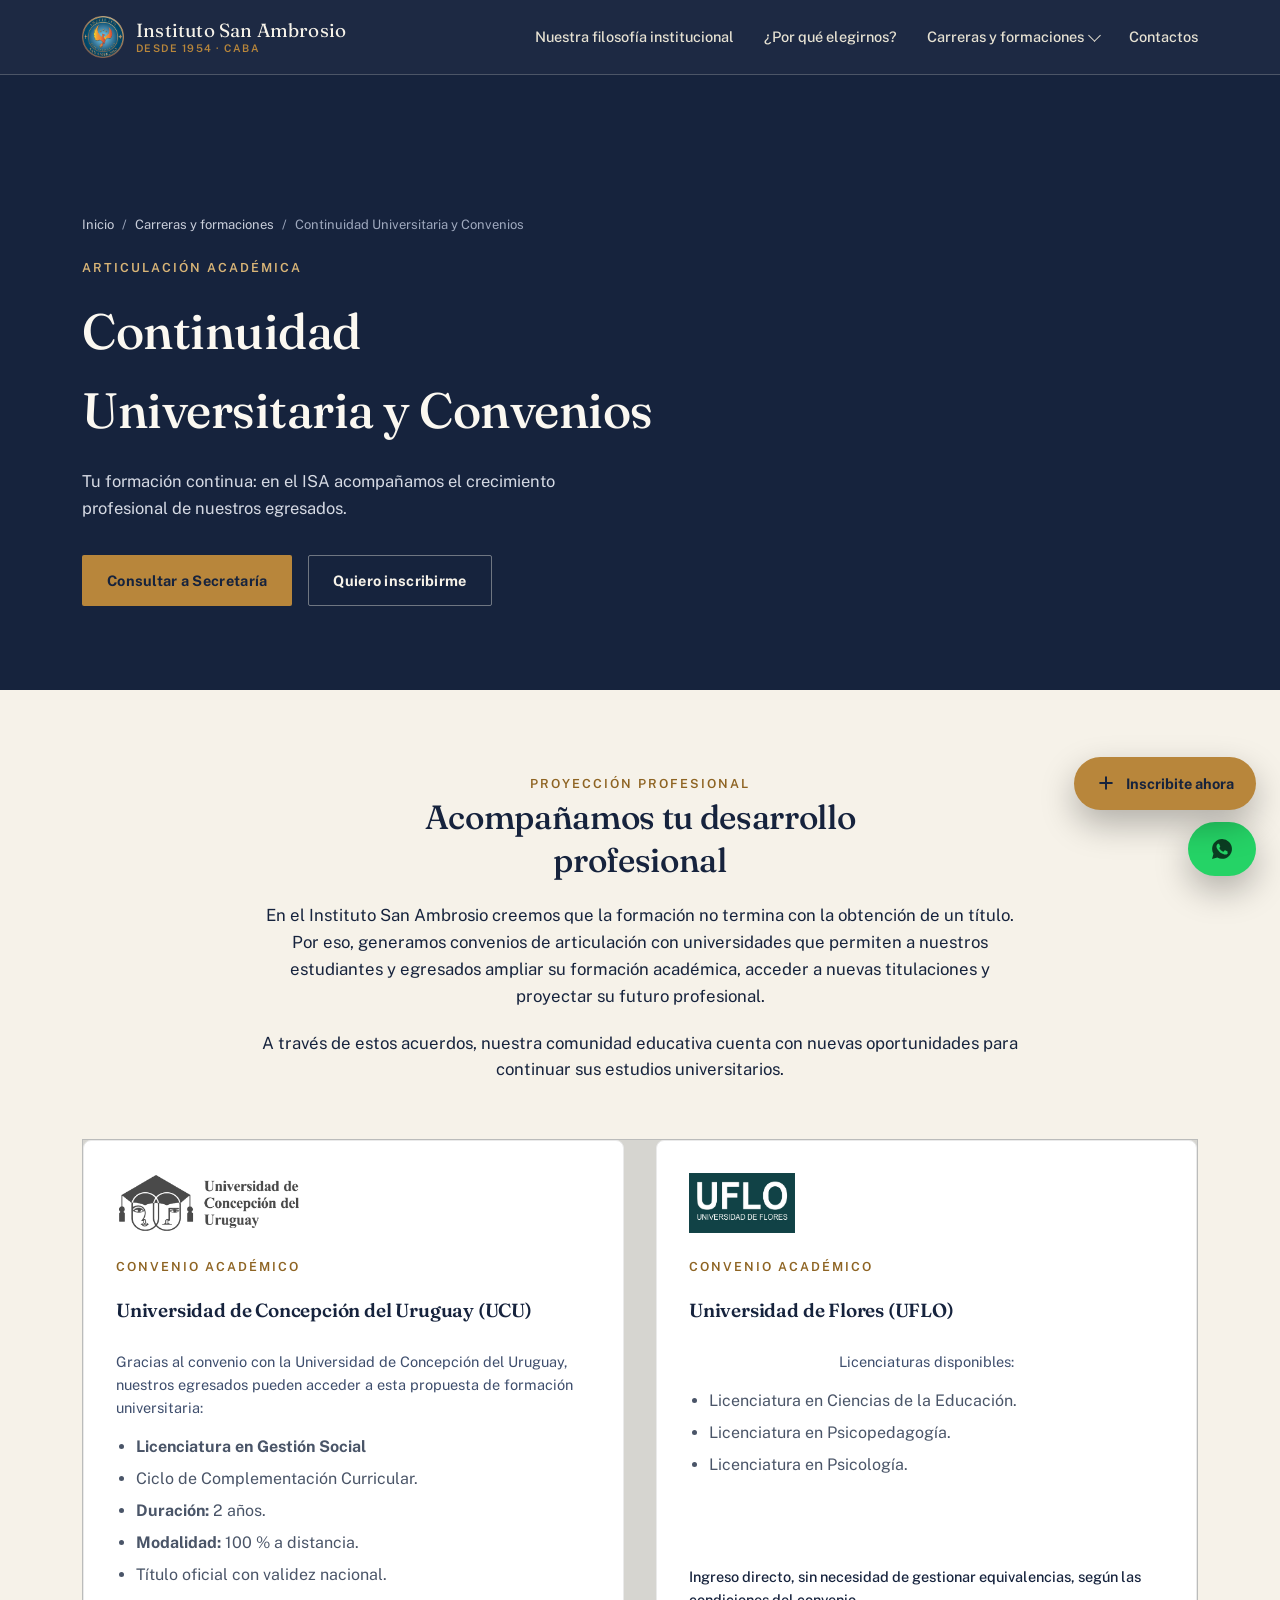
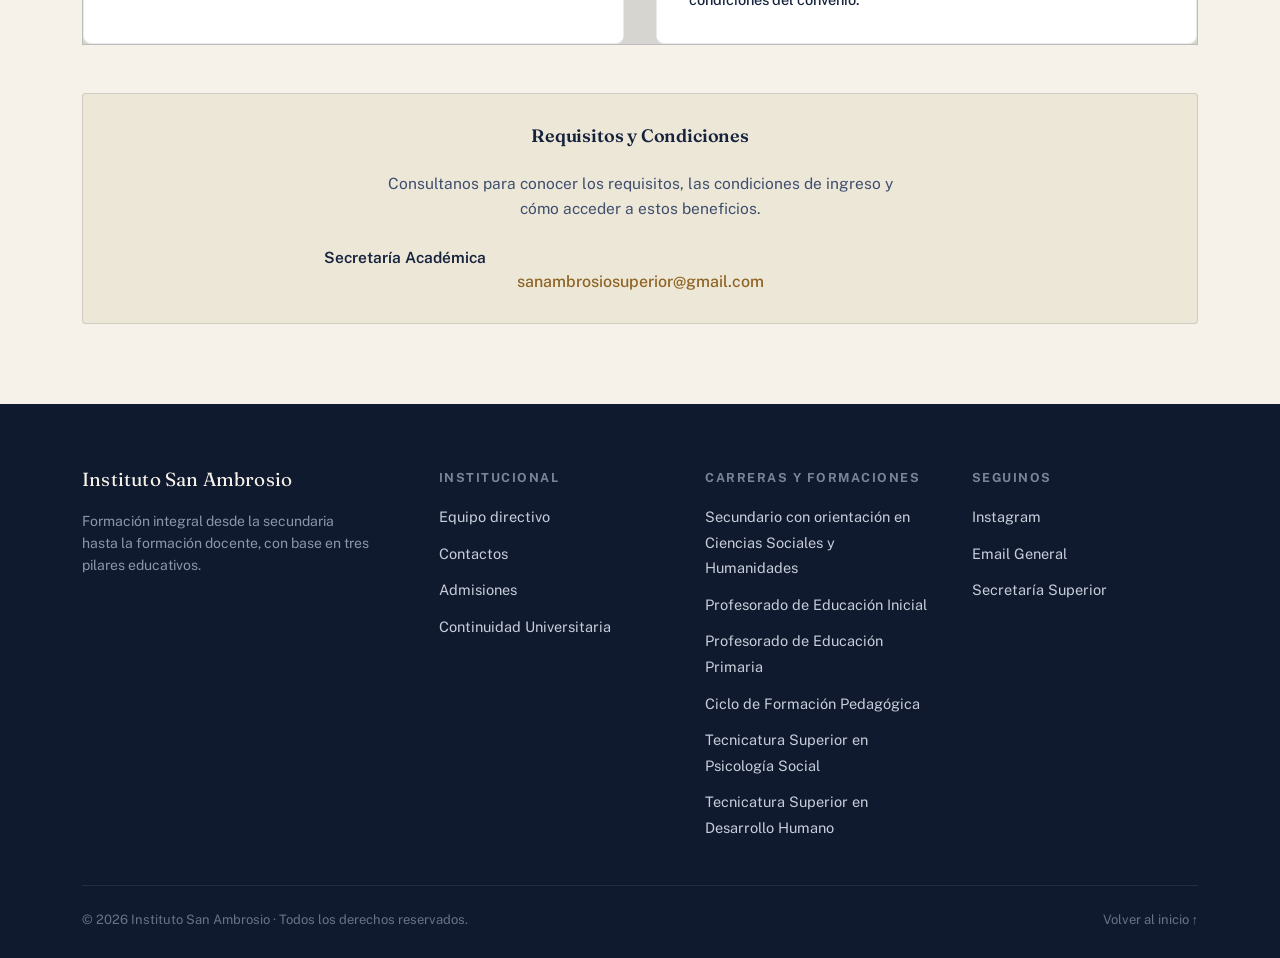
<file: continuidad-universitaria-y-convenios.html>
<!DOCTYPE html>
<html lang="es">
<head>
  <link rel="icon" type="image/png" href="logo.png">
  <meta charset="UTF-8">
  <meta name="viewport" content="width=device-width, initial-scale=1.0">
  <title>Continuidad Universitaria y Convenios — Instituto San Ambrosio</title>
  <meta name="description" content="Articulación y convenios universitarios con UCU y UFLO para estudiantes y egresados del Instituto San Ambrosio.">
  <link rel="preconnect" href="https://fonts.googleapis.com">
  <link rel="preconnect" href="https://fonts.gstatic.com" crossorigin>
  <link href="https://fonts.googleapis.com/css2?family=Fraunces:ital,opsz,wght@0,9..144,400;0,9..144,500;0,9..144,600;1,9..144,500&family=Public+Sans:ital,wght@0,400;0,500;0,600;0,700;1,400&display=swap" rel="stylesheet">
  <link rel="stylesheet" href="styles.css">
</head>
<body>
<a href="#contenido" class="skip-link">Saltar al contenido</a>

<header>
  <div class="nav-row">
    <a href="index.html" class="brand" aria-label="Instituto San Ambrosio - inicio">
      <img class="brand-mark" src="logo.png" alt="Escudo Instituto San Ambrosio">
      <span class="brand-name">Instituto San Ambrosio<small>DESDE 1954 · CABA</small></span>
    </a>
    <nav class="primary" aria-label="Navegación principal">
      <a href="index.html#pilares">Nuestra filosofía institucional</a>
      <a href="index.html#porque-elegirnos">¿Por qué elegirnos?</a>
      <div class="nav-item">
        <a href="index.html#niveles">Carreras y formaciones <span class="chev" aria-hidden="true"></span></a>
        <div class="nav-dropdown">
          <a href="tecnicatura-desarrollo-humano.html">Tecnicatura Superior en Desarrollo Humano <span class="arr">&rarr;</span></a>
          <a href="psicologia-social.html">Tecnicatura Superior en Psicología Social <span class="arr">&rarr;</span></a>
          <a href="tramo-pedagogico.html">Ciclo de Formación Pedagógica <span class="arr">&rarr;</span></a>
          <a href="profesorado-primario.html">Profesorado de Educación Primaria <span class="arr">&rarr;</span></a>
          <a href="profesorado.html">Profesorado de Educación Inicial <span class="arr">&rarr;</span></a>
          <a href="secundaria.html">Secundario con orientación en Ciencias Sociales y Humanidades <span class="arr">&rarr;</span></a>
           <a href="continuidad-universitaria-y-convenios.html">Continua con tus estudios superiores <span class="arr">&rarr;</span></a>
        </div>
      </div>
      <a href="index.html#contacto">Contactos</a>
    </nav>
  </div>
</header>

<main id="contenido">

  <section class="sub-hero">
    <div class="wrap">
      <div class="sub-breadcrumb"><a href="index.html">Inicio</a> <span>/</span> <a href="index.html#niveles">Carreras y formaciones</a> <span>/</span> Continuidad Universitaria y Convenios</div>
      <span class="eyebrow">Articulación académica</span>
      <h1>Continuidad Universitaria y Convenios</h1>
      <p class="lede">Tu formación continua: en el ISA acompañamos el crecimiento profesional de nuestros egresados.</p>
      <div class="hero-actions">
        <a href="mailto:sanambrosiosuperior@gmail.com" class="btn btn-solid">Consultar a Secretaría</a>
        <a href="https://forms.gle/btFGAQn3usRTrAHB6" target="_blank" rel="noopener" class="btn btn-ghost">Quiero inscribirme</a>
      </div>
    </div>
  </section>

  <section class="sub-block">
    <div class="wrap">
      <span class="eyebrow">Proyección profesional</span>
      <h2>Acompañamos tu desarrollo profesional</h2>
      <p style="margin-bottom: 16px; max-width: 760px; font-size: 1.05rem; line-height: 1.6; color: inherit;">
        En el Instituto San Ambrosio creemos que la formación no termina con la obtención de un título. Por eso, generamos convenios de articulación con universidades que permiten a nuestros estudiantes y egresados ampliar su formación académica, acceder a nuevas titulaciones y proyectar su futuro profesional.
      </p>
      <p style="margin-bottom: 40px; max-width: 760px; font-size: 1.05rem; line-height: 1.6; color: inherit;">
        A través de estos acuerdos, nuestra comunidad educativa cuenta con nuevas oportunidades para continuar sus estudios universitarios.
      </p>

      <div class="sub-facts" style="grid-template-columns: repeat(auto-fit, minmax(320px, 1fr)); gap: 2rem;">
        
        <!-- Tarjeta UCU -->
        <div class="sub-fact" style="background: #fff; padding: 2rem; border-radius: 8px; border: 1px solid #eaeaea; display: flex; flex-direction: column;">
          <img src="logoConcepcionDelUruguay.png" alt="Logo Universidad de Concepción del Uruguay" style="height: 60px; width: auto; object-fit: contain; margin-bottom: 1.5rem; align-self: flex-start;">
          <span class="eyebrow">Convenio Académico</span>
          <h4 style="margin-top: 0.5rem; margin-bottom: 1rem;">Universidad de Concepción del Uruguay (UCU)</h4>
          <p>Gracias al convenio con la Universidad de Concepción del Uruguay, nuestros egresados pueden acceder a esta propuesta de formación universitaria:</p>
          <ul style="margin-top: 1rem; padding-left: 1.25rem; font-size: 1rem; color: #4a5568; line-height: 1.5;">
            <li style="margin-bottom: 0.5rem;"><strong>Licenciatura en Gestión Social</strong></li>
            <li style="margin-bottom: 0.5rem;">Ciclo de Complementación Curricular.</li>
            <li style="margin-bottom: 0.5rem;"><strong>Duración:</strong> 2 años.</li>
            <li style="margin-bottom: 0.5rem;"><strong>Modalidad:</strong> 100 % a distancia.</li>
            <li style="margin-bottom: 0.5rem;">Título oficial con validez nacional.</li>
          </ul>
        </div>

        <!-- Tarjeta UFLO -->
        <div class="sub-fact" style="background: #fff; padding: 2rem; border-radius: 8px; border: 1px solid #eaeaea; display: flex; flex-direction: column;">
          <img src="ufloLogo.jpg" alt="Logo Universidad de Flores" style="height: 60px; width: auto; object-fit: contain; margin-bottom: 1.5rem; align-self: flex-start;">
          <span class="eyebrow">Convenio Académico</span>
          <h4 style="margin-top: 0.5rem; margin-bottom: 1rem;">Universidad de Flores (UFLO)</h4>
          <p>Licenciaturas disponibles:</p>
          <ul style="margin-top: 1rem; margin-bottom: 1.5rem; padding-left: 1.25rem; font-size: 1rem; color: #4a5568; line-height: 1.5;">
            <li style="margin-bottom: 0.5rem;">Licenciatura en Ciencias de la Educación.</li>
            <li style="margin-bottom: 0.5rem;">Licenciatura en Psicopedagogía.</li>
            <li style="margin-bottom: 0.5rem;">Licenciatura en Psicología.</li>
          </ul>
          <p style="font-weight: 500; color: #16233D; margin-top: auto;">
            Ingreso directo, sin necesidad de gestionar equivalencias, según las condiciones del convenio.
          </p>
        </div>

      </div>

      <div class="requisitos-box" style="margin-top: 3rem;">
        <h3>Requisitos y Condiciones</h3>
        <p>Consultanos para conocer los requisitos, las condiciones de ingreso y cómo acceder a estos beneficios.</p>
        <div style="margin-top: 1.5rem;">
          <p style="margin: 0; font-weight: 600; color: #16233D;">Secretaría Académica</p>
          <a href="mailto:sanambrosiosuperior@gmail.com" style="color: #8E6423; font-weight: 500; text-decoration: none;">sanambrosiosuperior@gmail.com</a>
        </div>
      </div>

    </div>
  </section>

</main>

<footer>
  <div class="wrap">
    <div class="footer-grid">
      <div class="footer-brand">
        <span class="brand-name">Instituto San Ambrosio</span>
        <p>Formación integral desde la secundaria hasta la formación docente, con base en tres pilares educativos.</p>
      </div>
      <div>
        <h4>Institucional</h4>
        <ul>
          <li><a href="equipo.html">Equipo directivo</a></li>
          <li><a href="index.html#contacto">Contactos</a></li>
          <li><a href="index.html#contacto">Admisiones</a></li>
          <li><a href="continuidad-universitaria-y-convenios.html">Continuidad Universitaria</a></li>
        </ul>
      </div>
      <div>
        <h4>Carreras y formaciones</h4>
        <ul>
          <li><a href="secundaria.html">Secundario con orientación en Ciencias Sociales y Humanidades</a></li>
          <li><a href="profesorado.html">Profesorado de Educación Inicial</a></li>
          <li><a href="profesorado-primario.html">Profesorado de Educación Primaria</a></li>
          <li><a href="tramo-pedagogico.html">Ciclo de Formación Pedagógica</a></li>
          <li><a href="psicologia-social.html">Tecnicatura Superior en Psicología Social</a></li>
          <li><a href="tecnicatura-desarrollo-humano.html">Tecnicatura Superior en Desarrollo Humano</a></li>
        </ul>
      </div>
      <div>
        <h4>Seguinos</h4>
        <ul>
          <li><a href="https://www.instagram.com/instituto.sanambrosio/" target="_blank" rel="noopener">Instagram</a></li>
          <li><a href="mailto:inscripcion.sanambrosio@gmail.com">Email General</a></li>
          <li><a href="mailto:sanambrosiosuperior@gmail.com">Secretaría Superior</a></li>
        </ul>
      </div>
    </div>
    <div class="footer-bottom">
      <span>© 2026 Instituto San Ambrosio · Todos los derechos reservados.</span>
      <a href="index.html">Volver al inicio ↑</a>
    </div>
  </div>
</footer>

<a class="whatsapp-float" href="https://wa.me/5491148990577?text=Hola%2C%20quiero%20informaci%C3%B3n%20sobre%20los%20convenios%20universitarios%20del%20Instituto%20San%20Ambrosio" target="_blank" rel="noopener" aria-label="Solicitar información por WhatsApp">
  <svg viewBox="0 0 24 24" fill="currentColor" xmlns="http://www.w3.org/2000/svg" aria-hidden="true">
    <path d="M12.04 2C6.58 2 2.13 6.45 2.13 11.91c0 1.75.46 3.46 1.32 4.96L2.05 22l5.25-1.38a9.87 9.87 0 0 0 4.74 1.21h.01c5.46 0 9.91-4.45 9.91-9.91 0-2.65-1.03-5.14-2.9-7.01A9.82 9.82 0 0 0 12.04 2zm5.8 14.16c-.24.68-1.4 1.3-1.93 1.37-.5.08-1.11.11-1.79-.11-.41-.13-.94-.3-1.62-.6-2.86-1.24-4.73-4.13-4.87-4.32-.14-.19-1.16-1.55-1.16-2.95 0-1.41.73-2.1 1-2.39.24-.27.53-.34.71-.34h.51c.16 0 .38-.02.59.46.24.55.8 1.9.87 2.04.07.14.12.31.02.5-.09.19-.14.31-.28.47-.14.16-.29.36-.42.48-.14.14-.29.29-.13.57.16.28.71 1.18 1.53 1.91 1.05.94 1.94 1.24 2.22 1.38.28.14.44.12.6-.07.16-.19.68-.79.87-1.07.19-.28.37-.23.62-.14.26.09 1.62.77 1.9.91.28.14.46.21.53.33.07.12.07.68-.17 1.36z"/>
  </svg>
</a>

<a class="inscribite-float" href="https://forms.gle/btFGAQn3usRTrAHB6" target="_blank" rel="noopener" aria-label="Inscribite ahora">
  <svg viewBox="0 0 24 24" fill="none" xmlns="http://www.w3.org/2000/svg" aria-hidden="true">
    <path d="M12 5v14m-7-7h14" stroke="currentColor" stroke-width="2.4" stroke-linecap="round"/>
  </svg>
  <span class="ins-label">Inscribite ahora</span>
</a>

</body>
</html>
</file>
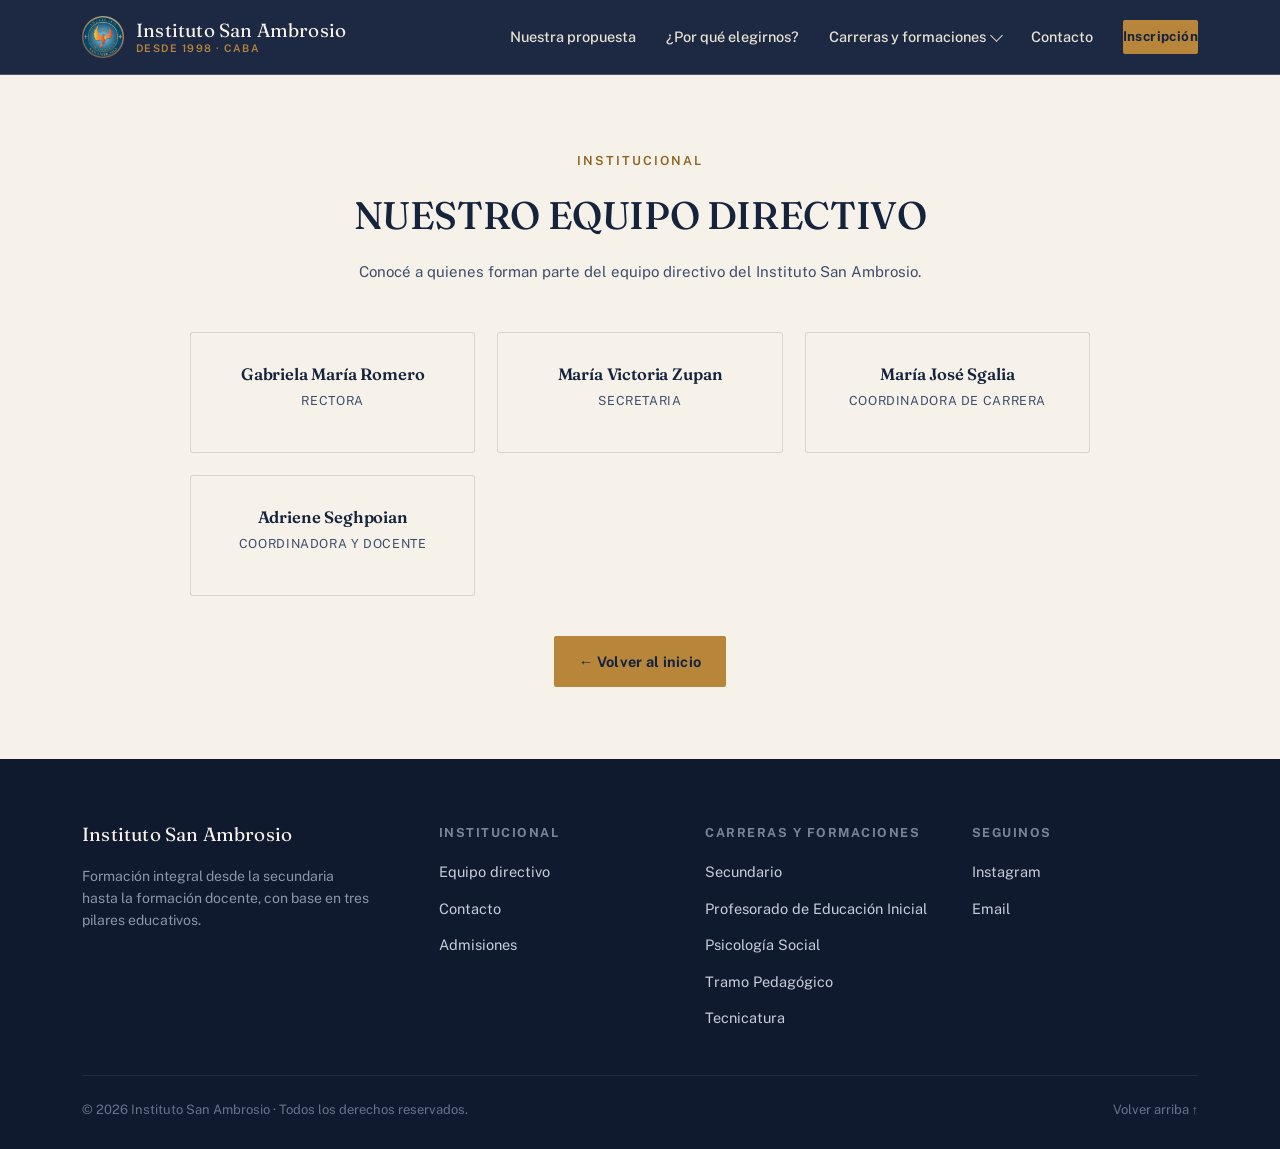
<file: equipo-directivo.html>
<!DOCTYPE html>
<html lang="es">

<head>
<link rel="icon" type="image/png" href="logo.png">
  <meta charset="UTF-8">

  <meta
    name="viewport"
    content="width=device-width, initial-scale=1.0"
  >

  <title>
    Nuestro Equipo Directivo — Instituto San Ambrosio
  </title>

  <meta
    name="description"
    content="Conocé el equipo directivo del Instituto San Ambrosio."
  >

  <link rel="preconnect" href="https://fonts.googleapis.com">

  <link
    rel="preconnect"
    href="https://fonts.gstatic.com"
    crossorigin
  >

  <link
    href="https://fonts.googleapis.com/css2?family=Fraunces:ital,opsz,wght@0,9..144,400;0,9..144,500;0,9..144,600;1,9..144,500&family=Public+Sans:ital,wght@0,400;0,0,500;0,0,600;0,0,700;1,400&display=swap"
    rel="stylesheet"
  >

  <link
    rel="stylesheet"
    href="styles.css"
  >

</head>


<body>

  <a
    href="#contenido"
    class="skip-link"
  >
    Saltar al contenido
  </a>


  <!-- HEADER -->

  <header>

    <div class="nav-row">

      <a
        href="index.html"
        class="brand"
        aria-label="Instituto San Ambrosio - inicio"
      >

        <img
          class="brand-mark"
          src="logo.png"
          alt="Escudo Instituto San Ambrosio"
        >

        <span class="brand-name">

          Instituto San Ambrosio

          <small>
            DESDE 1998 · CABA
          </small>

        </span>

      </a>


      <nav
        class="primary"
        aria-label="Navegación principal"
      >

        <a href="index.html#pilares">
          Nuestra propuesta
        </a>

        <a href="index.html#porque-elegirnos">
          ¿Por qué elegirnos?
        </a>

        <div class="nav-item">

          <a href="index.html#niveles">

            Carreras y formaciones

            <span
              class="chev"
              aria-hidden="true"
            ></span>

          </a>


          <div class="nav-dropdown">

            <a href="psicologia-social.html">

              Psicología Social

              <span class="arr">
                &rarr;
              </span>

            </a>


            <a href="profesorado.html">

              Profesorado de Educación Inicial

              <span class="arr">
                &rarr;
              </span>

            </a>


            <a href="tramo-pedagogico.html">

              Tramo Pedagógico

              <span class="arr">
                &rarr;
              </span>

            </a>


            <a href="secundaria.html">

              Secundario

              <span class="arr">
                &rarr;
              </span>

            </a>

          </div>

        </div>


        <a href="index.html#contacto">
          Contacto
        </a>


        <a
          href="index.html#contacto"
          class="nav-cta"
        >
          Inscripción
        </a>

      </nav>

    </div>

  </header>


  <main id="contenido">


    <!-- EQUIPO DIRECTIVO -->

    <section
      class="directivo-page section-tight"
    >

      <div class="wrap">


        <div class="directivo-head">

          <span class="eyebrow">
            Institucional
          </span>

          <h1>
            NUESTRO EQUIPO DIRECTIVO
          </h1>

          <p>
            Conocé a quienes forman parte
            del equipo directivo del
            Instituto San Ambrosio.
          </p>

        </div>


        <div class="directivo-grid">


          <!-- GABRIELA -->

          <div class="directivo-card">

            <h2>
              Gabriela María Romero
            </h2>

            <p class="role">
              RECTORA
            </p>

          </div>


          <!-- MARÍA VICTORIA -->

          <div class="directivo-card">

            <h2>
              María Victoria Zupan
            </h2>

            <p class="role">
              SECRETARIA
            </p>

          </div>


          <!-- MARÍA JOSÉ -->

          <div class="directivo-card">

            <h2>
              María José Sgalia
            </h2>

            <p class="role">
              COORDINADORA DE CARRERA
            </p>

          </div>


          <!-- ADRIENE -->

          <div class="directivo-card">

            <h2>
              Adriene Seghpoian
            </h2>

            <p class="role">
              COORDINADORA Y DOCENTE
            </p>

          </div>


        </div>


        <div
          style="
            text-align:center;
            margin-top:40px;
          "
        >

          <a
            href="index.html"
            class="btn btn-solid"
          >
            ← Volver al inicio
          </a>

        </div>


      </div>

    </section>

  </main>


  <!-- FOOTER -->

  <footer>

    <div class="wrap">

      <div class="footer-grid">


        <div class="footer-brand">

          <span class="brand-name">
            Instituto San Ambrosio
          </span>

          <p>
            Formación integral desde la secundaria
            hasta la formación docente,
            con base en tres pilares educativos.
          </p>

        </div>


        <div>

          <h4>
            Institucional
          </h4>

          <ul>

            <li>
              <a href="equipo-directivo.html">
                Equipo directivo
              </a>
            </li>

            <li>
              <a href="index.html#contacto">
                Contacto
              </a>
            </li>

            <li>
              <a href="#">
                Admisiones
              </a>
            </li>

          </ul>

        </div>


        <div>

          <h4>
            Carreras y formaciones
          </h4>

          <ul>

            <li>
              <a href="secundaria.html">
                Secundario
              </a>
            </li>

            <li>
              <a href="profesorado.html">
                Profesorado de Educación Inicial
              </a>
            </li>

            <li>
              <a href="psicologia-social.html">
                Psicología Social
              </a>
            </li>

            <li>
              <a href="tramo-pedagogico.html">
                Tramo Pedagógico
              </a>
            </li>

            <li>
              <a href="tecnicatura.html">
                Tecnicatura
              </a>
            </li>

          </ul>

        </div>


        <div>

          <h4>
            Seguinos
          </h4>

          <ul>

            <li>

              <a
                href="https://www.instagram.com/instituto.sanambrosio/"
                target="_blank"
                rel="noopener"
              >
                Instagram
              </a>

            </li>


            <li>

              <a
                href="mailto:inscripcion.sanambrosio@gmail.com"
              >
                Email
              </a>

            </li>

          </ul>

        </div>

      </div>


      <div class="footer-bottom">

        <span>
          © 2026 Instituto San Ambrosio ·
          Todos los derechos reservados.
        </span>

        <a href="#">
          Volver arriba ↑
        </a>

      </div>

    </div>

  </footer>


</body>
</html>
</file>
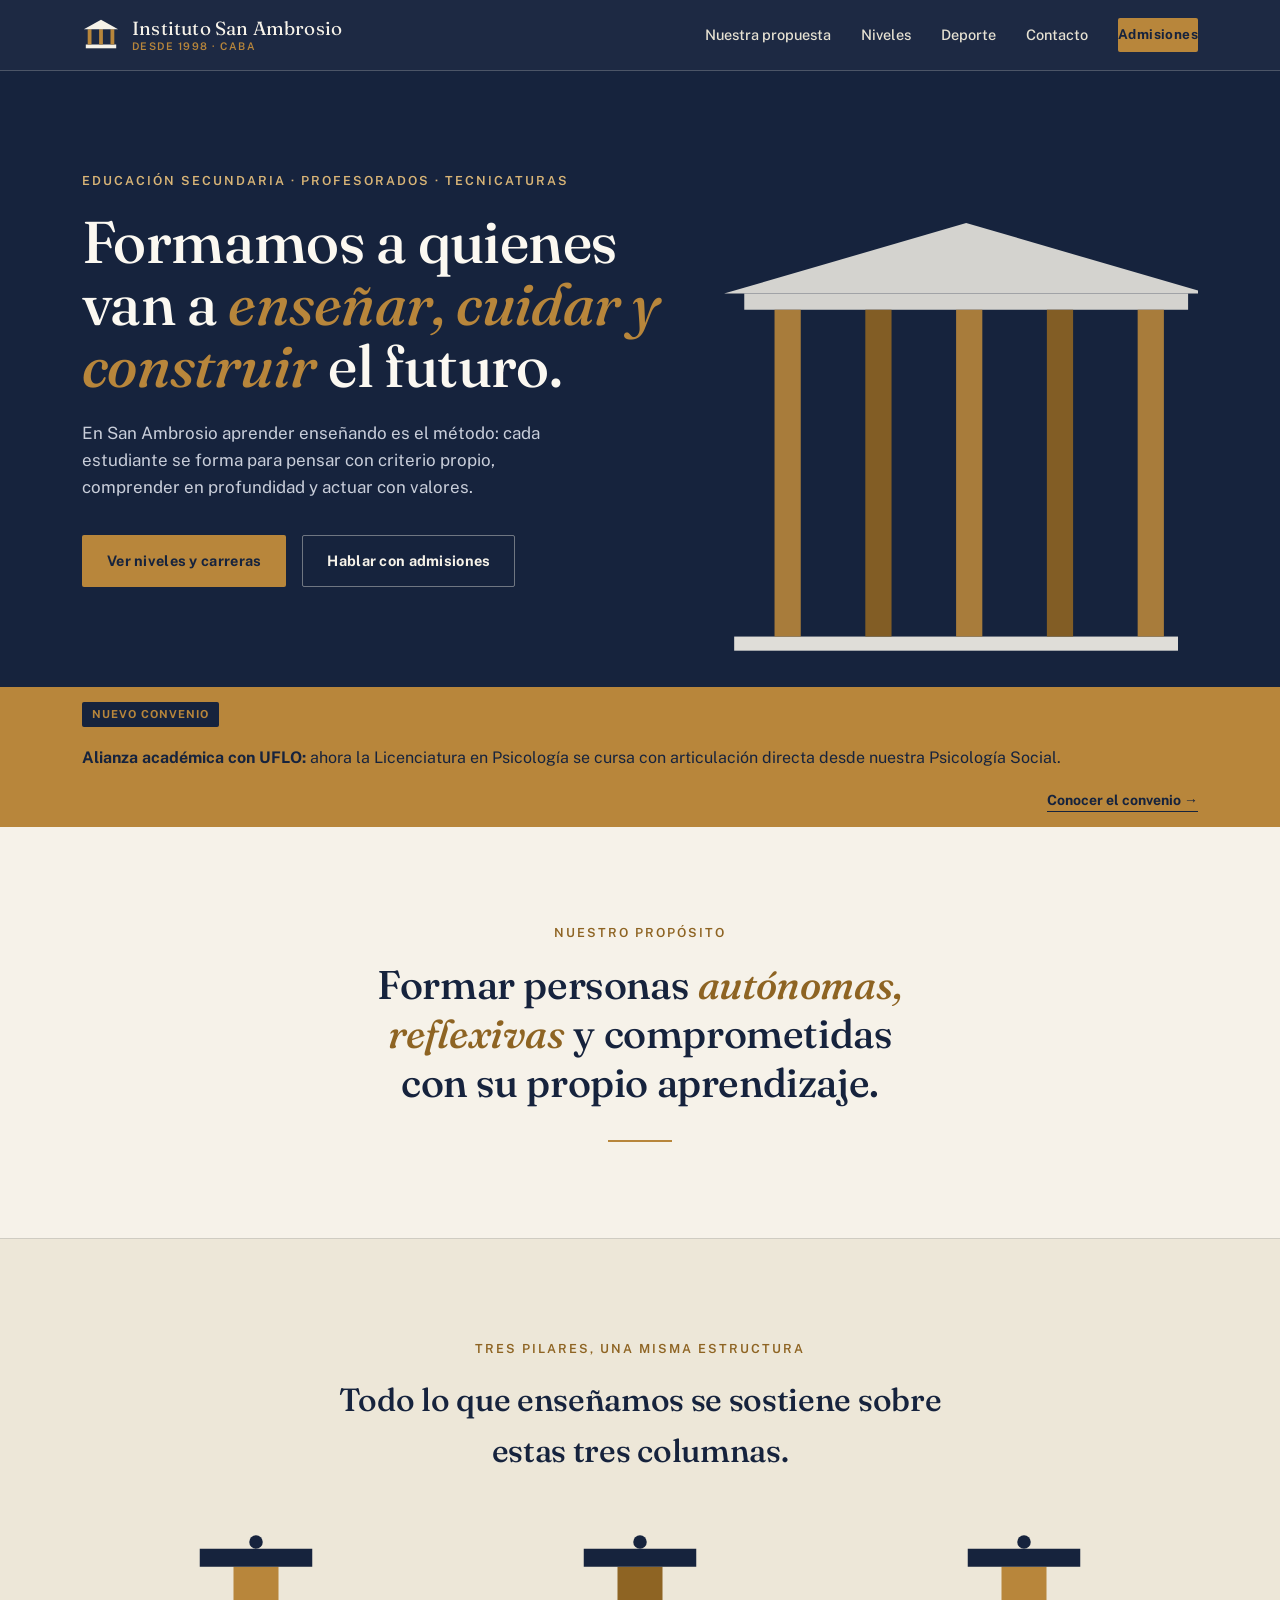
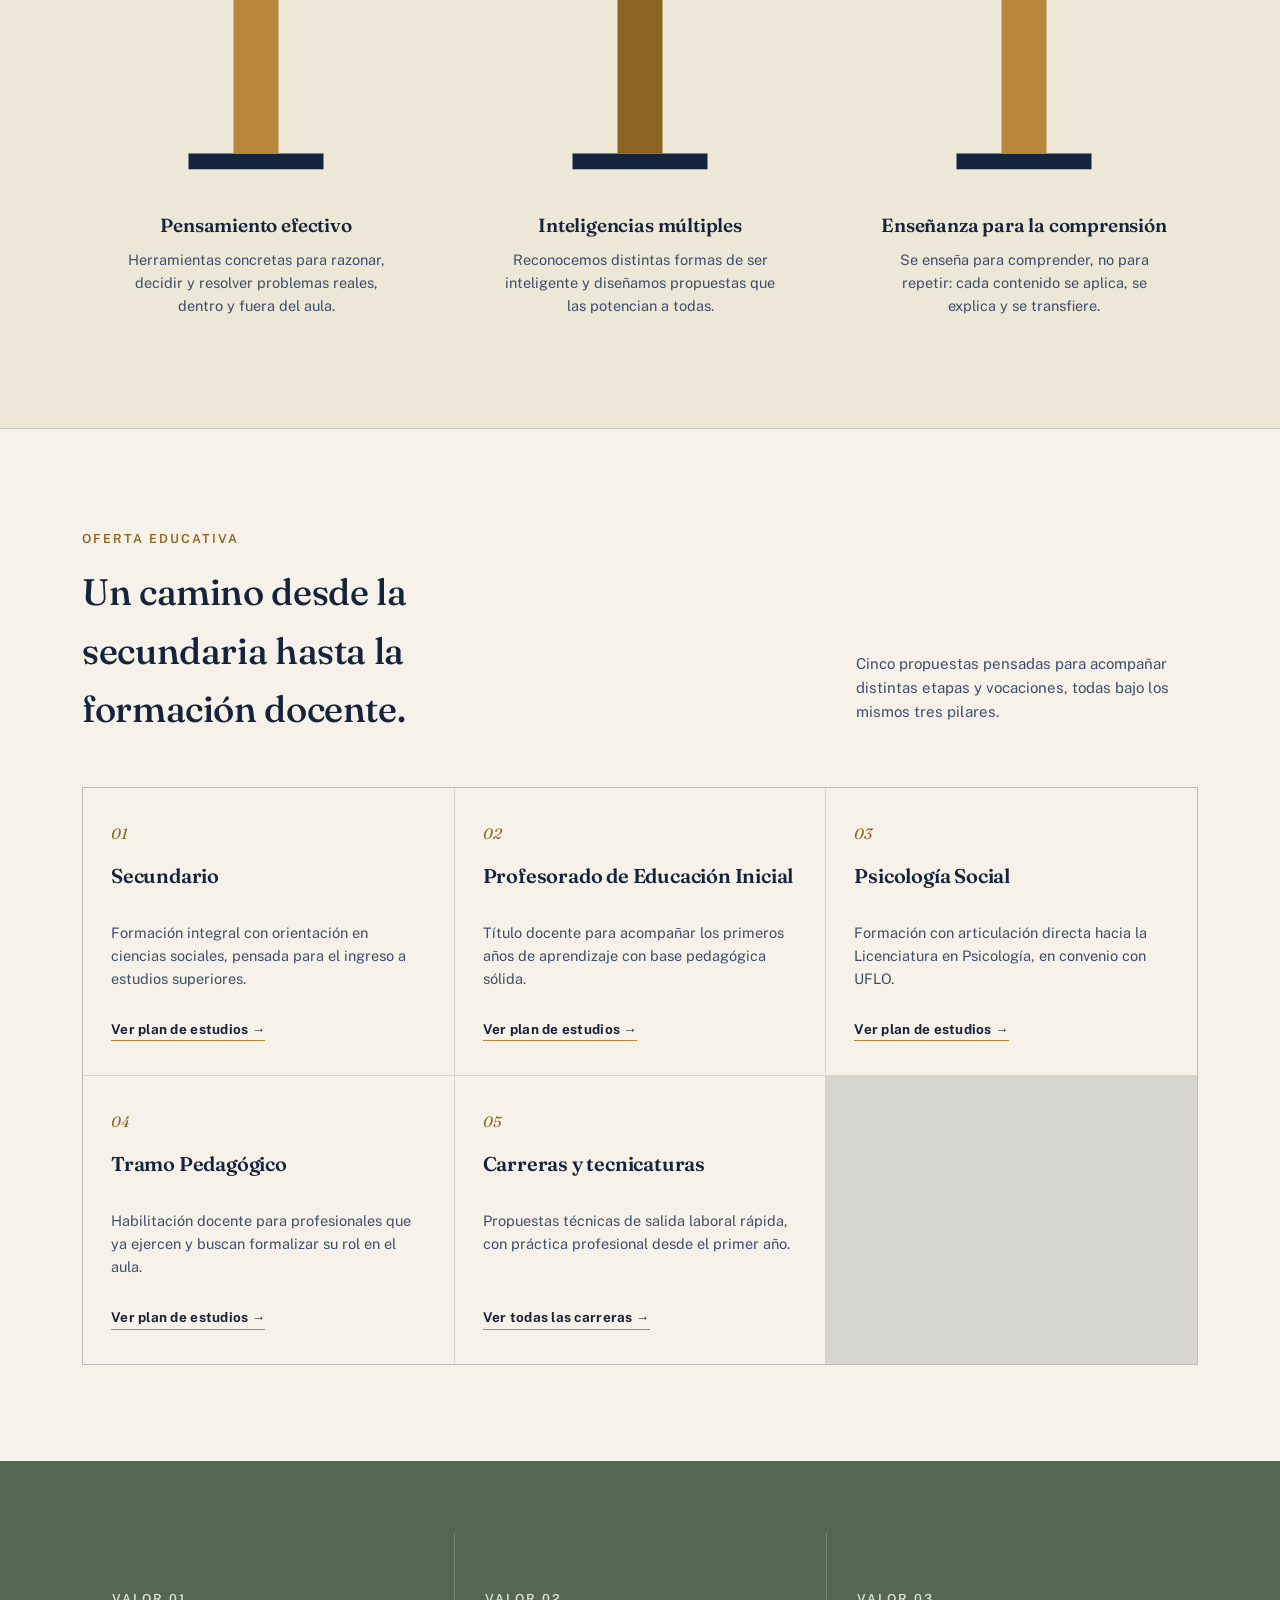
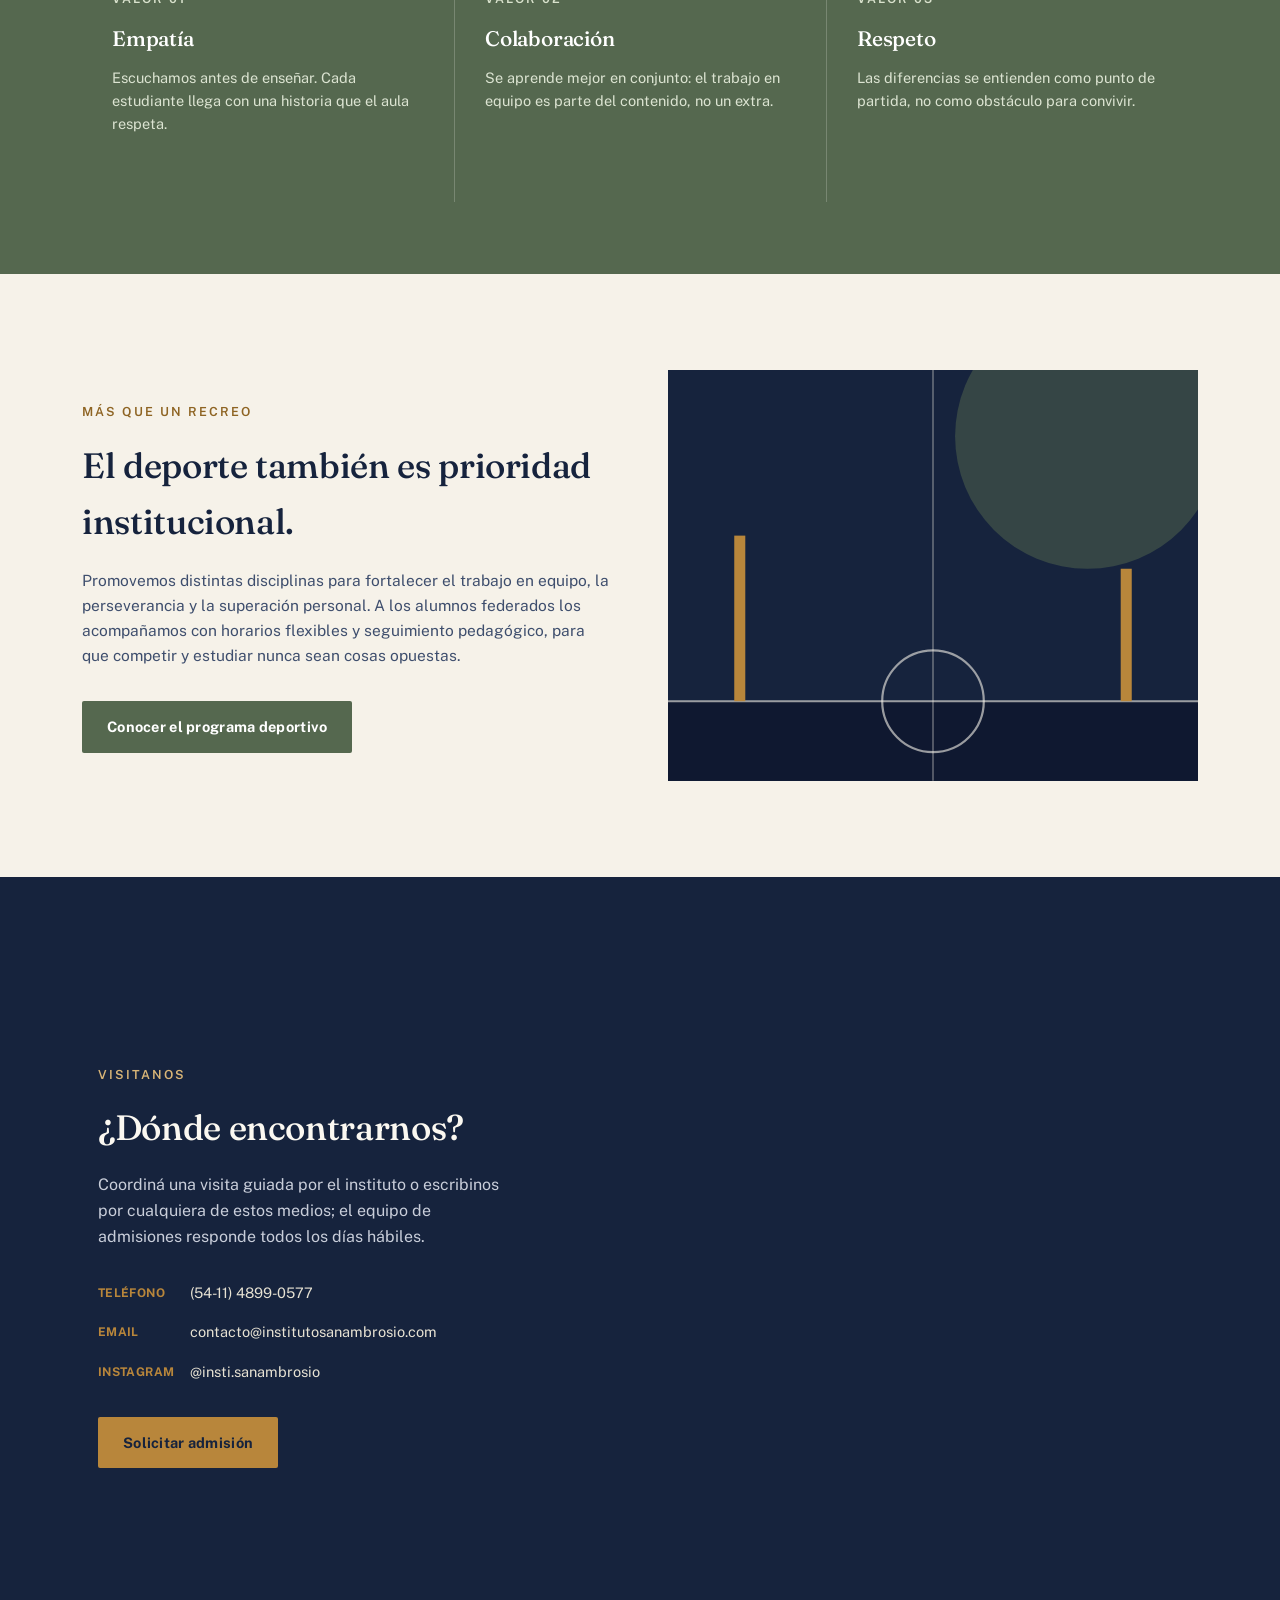
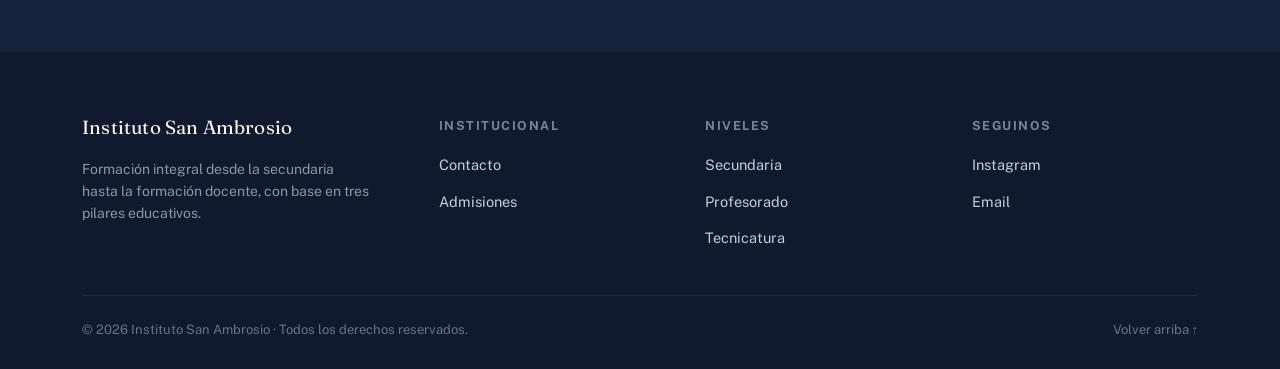
<file: instituto-san-ambrosio.html>
<!DOCTYPE html>
<html lang="es">
<head>
<meta charset="UTF-8">
<meta name="viewport" content="width=device-width, initial-scale=1.0">
<title>Instituto San Ambrosio — Formación integral desde 1998</title>
<meta name="description" content="Instituto San Ambrosio: educación secundaria, profesorados y tecnicaturas basados en el pensamiento efectivo, las inteligencias múltiples y la enseñanza para la comprensión.">
<link rel="preconnect" href="https://fonts.googleapis.com">
<link rel="preconnect" href="https://fonts.gstatic.com" crossorigin>
<link href="https://fonts.googleapis.com/css2?family=Fraunces:ital,opsz,wght@0,9..144,400;0,9..144,500;0,9..144,600;1,9..144,500&family=Public+Sans:ital,wght@0,400;0,500;0,600;0,700;1,400&display=swap" rel="stylesheet">
<style>
  :root{
    --ink:#16233D;
    --ink-soft:#3E4E6D;
    --paper:#F6F2E9;
    --paper-dim:#EDE7D8;
    --bronze:#B8863B;
    --bronze-deep:#8E6423;
    --sage:#55684F;
    --sage-deep:#3F4C3B;
    --brick:#8B3A2B;
    --line: rgba(22,35,61,0.14);
    --line-light: rgba(246,242,233,0.22);
  }
  *{box-sizing:border-box;}
  html{scroll-behavior:smooth;}
  body{
    margin:0;
    background:var(--paper);
    color:var(--ink);
    font-family:'Public Sans', sans-serif;
    font-size:16px;
    line-height:1.6;
    -webkit-font-smoothing:antialiased;
  }
  h1,h2,h3,h4{
    font-family:'Fraunces', serif;
    font-weight:500;
    margin:0;
    letter-spacing:-0.01em;
  }
  a{color:inherit;text-decoration:none;}
  img{max-width:100%;display:block;}
  .wrap{max-width:1180px;margin:0 auto;padding:0 32px;}
  .eyebrow{
    font-family:'Public Sans',sans-serif;
    font-size:12.5px;
    font-weight:600;
    letter-spacing:0.16em;
    text-transform:uppercase;
    color:var(--bronze-deep);
  }
  .eyebrow.on-dark{color:#D9B577;}
  .eyebrow.on-sage{color:#D9E2CD;}

  /* ---------- Skip link / focus ---------- */
  a:focus-visible, button:focus-visible{
    outline:2px solid var(--bronze);
    outline-offset:3px;
  }
  .skip-link{
    position:absolute; left:-999px; top:auto;
    background:var(--ink); color:#fff; padding:10px 16px; z-index:200;
  }
  .skip-link:focus{ left:16px; top:16px; }

  /* ---------- Header ---------- */
  header{
    position:sticky; top:0; z-index:100;
    background:rgba(22,35,61,0.97);
    backdrop-filter:blur(6px);
    border-bottom:1px solid var(--line-light);
  }
  .nav-row{
    display:flex; align-items:center; justify-content:space-between;
    padding:16px 32px; max-width:1180px; margin:0 auto;
  }
  .brand{
    display:flex; align-items:center; gap:12px;
    color:#F6F2E9;
  }
  .brand-mark{
    width:38px;height:38px;flex:none;
  }
  .brand-name{
    font-family:'Fraunces', serif;
    font-size:19px;
    letter-spacing:0.01em;
    line-height:1.1;
  }
  .brand-name small{
    display:block;
    font-family:'Public Sans',sans-serif;
    font-size:10.5px;
    letter-spacing:0.14em;
    color:#B8863B;
    font-weight:600;
    margin-top:2px;
  }
  nav.primary{
    display:flex; align-items:center; gap:30px;
  }
  nav.primary a{
    color:#E7E2D3; font-size:14.5px; font-weight:500;
    position:relative; padding:6px 0;
  }
  nav.primary a::after{
    content:"";
    position:absolute; left:0; bottom:0; height:1px; width:0;
    background:var(--bronze);
    transition:width .25s ease;
  }
  nav.primary a:hover::after, nav.primary a:focus-visible::after{width:100%;}
  .nav-cta{
    background:var(--bronze);
    color:var(--ink)!important;
    padding:9px 18px;
    border-radius:2px;
    font-weight:700!important;
    font-size:13.5px!important;
    letter-spacing:0.03em;
  }
  .nav-cta::after{display:none;}
  .nav-toggle{display:none;}

  /* ---------- Hero ---------- */
  .hero{
    position:relative;
    background:var(--ink);
    color:var(--paper);
    overflow:hidden;
    padding:96px 0 0;
  }
  .hero-grid{
    display:grid; grid-template-columns:1.1fr 0.9fr; gap:40px; align-items:center;
  }
  .hero-copy{padding-bottom:100px;}
  .hero h1{
    font-size:clamp(2.4rem, 4.6vw, 3.7rem);
    line-height:1.06;
    margin-top:18px;
    color:#FBF8F1;
  }
  .hero h1 em{
    font-style:italic;
    color:var(--bronze);
  }
  .hero p.lede{
    max-width:46ch;
    margin-top:22px;
    color:#C9CEDA;
    font-size:17px;
  }
  .hero-actions{
    display:flex; gap:16px; margin-top:34px; flex-wrap:wrap;
  }
  .btn{
    display:inline-flex; align-items:center; gap:8px;
    padding:13px 24px;
    font-size:14.5px; font-weight:700;
    border-radius:2px;
    letter-spacing:0.02em;
    border:1px solid transparent;
    transition:transform .18s ease, background .18s ease, color .18s ease;
  }
  .btn-solid{background:var(--bronze); color:var(--ink);}
  .btn-solid:hover{background:#CC9743; transform:translateY(-1px);}
  .btn-ghost{border-color:rgba(246,242,233,0.4); color:var(--paper);}
  .btn-ghost:hover{border-color:var(--bronze); color:var(--bronze); transform:translateY(-1px);}

  .hero-columns{
    position:relative;
    height:100%;
    min-height:420px;
  }
  .hero-columns svg{
    position:absolute;
    bottom:0; left:0;
    width:100%; height:auto;
  }

  /* ---------- Banner ribbon ---------- */
  .ribbon{
    background:var(--bronze);
    color:var(--ink);
  }
  .ribbon .wrap{
    display:flex; align-items:center; gap:18px; flex-wrap:wrap;
    padding:15px 32px;
  }
  .ribbon strong{font-weight:700;}
  .ribbon-tag{
    background:var(--ink); color:var(--bronze);
    font-size:11px; font-weight:700; letter-spacing:0.1em;
    padding:4px 10px; border-radius:2px; text-transform:uppercase;
    flex:none;
  }
  .ribbon a{
    margin-left:auto; font-weight:700; font-size:14px;
    border-bottom:1px solid var(--ink); flex:none;
  }

  section{padding:96px 0;}
  .section-tight{padding:72px 0;}

  /* ---------- Mission ---------- */
  .mission{
    text-align:center;
  }
  .mission .eyebrow{display:block; margin-bottom:18px;}
  .mission h2{
    font-size:clamp(1.7rem, 3.4vw, 2.5rem);
    max-width:22ch;
    margin:0 auto;
    line-height:1.22;
    font-weight:500;
  }
  .mission h2 .accent{color:var(--bronze-deep); font-style:italic;}
  .mission-rule{
    width:64px; height:2px; background:var(--bronze);
    margin:32px auto 0;
  }

  /* ---------- Pillars (signature colonnade) ---------- */
  .pillars{
    background:var(--paper-dim);
    border-top:1px solid var(--line);
    border-bottom:1px solid var(--line);
  }
  .pillars-head{
    text-align:center; max-width:640px; margin:0 auto 56px;
  }
  .pillars-head h2{font-size:clamp(1.5rem,2.8vw,2rem); margin-top:14px;}
  .colonnade{
    display:grid; grid-template-columns:repeat(3, 1fr); gap:36px; align-items:end;
  }
  .colonnade-item{text-align:center;}
  .colonnade-item svg{width:100%; height:auto; max-width:180px; margin:0 auto;}
  .colonnade-item h3{
    font-size:19px; margin-top:22px; font-weight:600;
  }
  .colonnade-item p{
    font-size:14.5px; color:var(--ink-soft); margin-top:8px; max-width:30ch; margin-left:auto; margin-right:auto;
  }

  /* ---------- Programs ---------- */
  .programs-head{
    display:flex; justify-content:space-between; align-items:flex-end; gap:24px; flex-wrap:wrap;
    margin-bottom:48px;
  }
  .programs-head h2{font-size:clamp(1.7rem,3vw,2.3rem); margin-top:12px; max-width:16ch;}
  .programs-head p{max-width:38ch; color:var(--ink-soft); font-size:15px;}
  .program-grid{
    display:grid; grid-template-columns:repeat(3,1fr); gap:1px;
    background:var(--line);
    border:1px solid var(--line);
  }
  .program-card{
    background:var(--paper);
    padding:34px 28px;
    display:flex; flex-direction:column; gap:14px;
    min-height:230px;
    transition:background .2s ease;
  }
  .program-card:hover{background:var(--paper-dim);}
  .program-num{
    font-family:'Fraunces',serif; font-style:italic; font-size:15px; color:var(--bronze-deep);
  }
  .program-card h3{font-size:20px; font-weight:600;}
  .program-card p{font-size:14.5px; color:var(--ink-soft); flex:1;}
  .program-card .go{
    font-size:13.5px; font-weight:700; letter-spacing:0.02em;
    display:inline-flex; align-items:center; gap:6px;
    color:var(--ink);
    border-bottom:1px solid var(--bronze);
    width:fit-content;
  }

  /* ---------- Values ribbon ---------- */
  .values{
    background:var(--sage);
    color:#F3F5EE;
  }
  .values .wrap{
    display:grid; grid-template-columns:repeat(3,1fr);
  }
  .value-item{
    padding:52px 30px;
    border-left:1px solid rgba(243,245,238,0.22);
  }
  .value-item:first-child{border-left:none;}
  .value-item h3{
    font-size:21px; margin-top:12px; color:#fff;
  }
  .value-item p{font-size:14.5px; color:#DCE4D2; margin-top:10px;}

  /* ---------- Sport ---------- */
  .sport{
    display:grid; grid-template-columns:1fr 1fr; gap:56px; align-items:center;
  }
  .sport-copy p{color:var(--ink-soft); margin-top:18px; font-size:15.5px;}
  .sport-copy h2{font-size:clamp(1.6rem,2.8vw,2.2rem); margin-top:14px;}
  .sport-art{
    position:relative;
    aspect-ratio:4/3.1;
    background:var(--ink);
    overflow:hidden;
  }
  .sport-art svg{position:absolute; inset:0; width:100%; height:100%;}

  /* ---------- Location / contact ---------- */
  .location{
    background:var(--ink); color:var(--paper);
  }
  .location-grid{
    display:grid; grid-template-columns:1fr 1fr; gap:0;
  }
  .location-copy{padding:88px 56px 88px 0;}
  .location-copy h2{font-size:clamp(1.6rem,2.8vw,2.2rem); margin-top:14px; color:#FBF8F1;}
  .location-copy p{color:#C9CEDA; margin-top:16px; max-width:42ch;}
  .contact-list{margin-top:32px; display:flex; flex-direction:column; gap:16px;}
  .contact-list div{
    display:flex; gap:14px; align-items:flex-start; font-size:14.5px; color:#E7E2D3;
  }
  .contact-list span.label{
    font-weight:700; color:var(--bronze); min-width:78px; letter-spacing:0.03em; font-size:12px; text-transform:uppercase; margin-top:3px;
  }
  .map-frame{
    border:none; width:100%; height:100%; min-height:420px; filter:grayscale(0.3) contrast(1.05);
  }

  /* ---------- Footer ---------- */
  footer{
    background:#101A2E; color:#B7BFCF; padding:64px 0 28px;
  }
  .footer-grid{
    display:grid; grid-template-columns:1.4fr 1fr 1fr 1fr; gap:40px;
    padding-bottom:44px; border-bottom:1px solid rgba(255,255,255,0.08);
  }
  .footer-brand .brand-name{color:#F6F2E9;}
  .footer-brand p{margin-top:16px; font-size:14px; max-width:32ch; color:#8D96A8;}
  footer h4{
    font-family:'Public Sans',sans-serif; font-size:12.5px; letter-spacing:0.12em;
    text-transform:uppercase; color:#7A8398; font-weight:700; margin-bottom:16px;
  }
  footer ul{list-style:none; margin:0; padding:0; display:flex; flex-direction:column; gap:11px;}
  footer ul a{font-size:14.5px; color:#C7CDDA;}
  footer ul a:hover{color:var(--bronze);}
  .footer-bottom{
    display:flex; justify-content:space-between; align-items:center; padding-top:24px;
    font-size:13px; color:#69728A; flex-wrap:wrap; gap:12px;
  }
  .footer-bottom a{color:#69728A;}
  .footer-bottom a:hover{color:var(--bronze);}

  @media (max-width: 880px){
    nav.primary{display:none;}
    .hero-grid{grid-template-columns:1fr;}
    .hero-columns{display:none;}
    .colonnade{grid-template-columns:1fr; gap:48px;}
    .program-grid{grid-template-columns:1fr;}
    .values .wrap{grid-template-columns:1fr;}
    .value-item{border-left:none; border-top:1px solid rgba(243,245,238,0.22); padding:36px 0;}
    .value-item:first-child{border-top:none;}
    .sport{grid-template-columns:1fr;}
    .location-grid{grid-template-columns:1fr;}
    .location-copy{padding:64px 32px 40px;}
    .footer-grid{grid-template-columns:1fr 1fr; row-gap:32px;}
  }
  @media (prefers-reduced-motion: reduce){
    html{scroll-behavior:auto;}
    *{transition:none!important;}
  }
</style>
</head>
<body>
<a href="#contenido" class="skip-link">Saltar al contenido</a>

<header>
  <div class="nav-row">
    <a href="#top" class="brand" aria-label="Instituto San Ambrosio - inicio">
      <svg class="brand-mark" viewBox="0 0 40 40" fill="none" xmlns="http://www.w3.org/2000/svg" aria-hidden="true">
        <rect x="4" y="30" width="32" height="4" fill="#F6F2E9"/>
        <rect x="6" y="14" width="4" height="16" fill="#B8863B"/>
        <rect x="18" y="14" width="4" height="16" fill="#B8863B"/>
        <rect x="30" y="14" width="4" height="16" fill="#B8863B"/>
        <path d="M2 14L20 4L38 14H2Z" fill="#F6F2E9"/>
      </svg>
      <span class="brand-name">Instituto San Ambrosio<small>DESDE 1998 · CABA</small></span>
    </a>
    <nav class="primary" aria-label="Navegación principal">
      <a href="#pilares">Nuestra propuesta</a>
      <a href="#niveles">Niveles</a>
      <a href="#deporte">Deporte</a>
      <a href="#contacto">Contacto</a>
      <a href="#" class="nav-cta">Admisiones</a>
    </nav>
  </div>
</header>

<main id="contenido">

  <!-- HERO -->
  <section class="hero" id="top">
    <div class="wrap hero-grid">
      <div class="hero-copy">
        <span class="eyebrow on-dark">Educación secundaria · profesorados · tecnicaturas</span>
        <h1>Formamos a quienes van a <em>enseñar, cuidar y construir</em> el futuro.</h1>
        <p class="lede">En San Ambrosio aprender enseñando es el método: cada estudiante se forma para pensar con criterio propio, comprender en profundidad y actuar con valores.</p>
        <div class="hero-actions">
          <a href="#niveles" class="btn btn-solid">Ver niveles y carreras</a>
          <a href="#contacto" class="btn btn-ghost">Hablar con admisiones</a>
        </div>
      </div>
      <div class="hero-columns" aria-hidden="true">
        <svg viewBox="0 0 480 460" xmlns="http://www.w3.org/2000/svg">
          <rect x="20" y="410" width="440" height="14" fill="#F6F2E9" opacity="0.9"/>
          <rect x="30" y="70" width="440" height="16" fill="#F6F2E9" opacity="0.85"/>
          <g opacity="0.9">
            <rect x="60" y="86" width="26" height="324" fill="#B8863B"/>
            <rect x="150" y="86" width="26" height="324" fill="#8E6423"/>
            <rect x="240" y="86" width="26" height="324" fill="#B8863B"/>
            <rect x="330" y="86" width="26" height="324" fill="#8E6423"/>
            <rect x="420" y="86" width="26" height="324" fill="#B8863B"/>
          </g>
          <path d="M10 70L250 0L490 70H10Z" fill="#F6F2E9" opacity="0.85"/>
        </svg>
      </div>
    </div>
  </section>

  <div class="ribbon">
    <div class="wrap">
      <span class="ribbon-tag">Nuevo convenio</span>
      <span><strong>Alianza académica con UFLO:</strong> ahora la Licenciatura en Psicología se cursa con articulación directa desde nuestra Psicología Social.</span>
      <a href="#niveles">Conocer el convenio →</a>
    </div>
  </div>

  <!-- MISSION -->
  <section class="mission">
    <div class="wrap">
      <span class="eyebrow">Nuestro propósito</span>
      <h2>Formar personas <span class="accent">autónomas, reflexivas</span> y comprometidas con su propio aprendizaje.</h2>
      <div class="mission-rule"></div>
    </div>
  </section>

  <!-- PILLARS -->
  <section class="pillars" id="pilares">
    <div class="wrap">
      <div class="pillars-head">
        <span class="eyebrow">Tres pilares, una misma estructura</span>
        <h2>Todo lo que enseñamos se sostiene sobre estas tres columnas.</h2>
      </div>
      <div class="colonnade">
        <div class="colonnade-item">
          <svg viewBox="0 0 160 220" xmlns="http://www.w3.org/2000/svg" aria-hidden="true">
            <rect x="20" y="196" width="120" height="14" fill="#16233D"/>
            <rect x="60" y="30" width="40" height="166" fill="#B8863B"/>
            <rect x="30" y="14" width="100" height="16" fill="#16233D"/>
            <circle cx="80" cy="8" r="6" fill="#16233D"/>
          </svg>
          <h3>Pensamiento efectivo</h3>
          <p>Herramientas concretas para razonar, decidir y resolver problemas reales, dentro y fuera del aula.</p>
        </div>
        <div class="colonnade-item">
          <svg viewBox="0 0 160 220" xmlns="http://www.w3.org/2000/svg" aria-hidden="true">
            <rect x="20" y="196" width="120" height="14" fill="#16233D"/>
            <rect x="60" y="30" width="40" height="166" fill="#8E6423"/>
            <rect x="30" y="14" width="100" height="16" fill="#16233D"/>
            <circle cx="80" cy="8" r="6" fill="#16233D"/>
          </svg>
          <h3>Inteligencias múltiples</h3>
          <p>Reconocemos distintas formas de ser inteligente y diseñamos propuestas que las potencian a todas.</p>
        </div>
        <div class="colonnade-item">
          <svg viewBox="0 0 160 220" xmlns="http://www.w3.org/2000/svg" aria-hidden="true">
            <rect x="20" y="196" width="120" height="14" fill="#16233D"/>
            <rect x="60" y="30" width="40" height="166" fill="#B8863B"/>
            <rect x="30" y="14" width="100" height="16" fill="#16233D"/>
            <circle cx="80" cy="8" r="6" fill="#16233D"/>
          </svg>
          <h3>Enseñanza para la comprensión</h3>
          <p>Se enseña para comprender, no para repetir: cada contenido se aplica, se explica y se transfiere.</p>
        </div>
      </div>
    </div>
  </section>

  <!-- PROGRAMS -->
  <section id="niveles">
    <div class="wrap">
      <div class="programs-head">
        <div>
          <span class="eyebrow">Oferta educativa</span>
          <h2>Un camino desde la secundaria hasta la formación docente.</h2>
        </div>
        <p>Cinco propuestas pensadas para acompañar distintas etapas y vocaciones, todas bajo los mismos tres pilares.</p>
      </div>
      <div class="program-grid">
        <a class="program-card" href="#">
          <span class="program-num">01</span>
          <h3>Secundario</h3>
          <p>Formación integral con orientación en ciencias sociales, pensada para el ingreso a estudios superiores.</p>
          <span class="go">Ver plan de estudios →</span>
        </a>
        <a class="program-card" href="#">
          <span class="program-num">02</span>
          <h3>Profesorado de Educación Inicial</h3>
          <p>Título docente para acompañar los primeros años de aprendizaje con base pedagógica sólida.</p>
          <span class="go">Ver plan de estudios →</span>
        </a>
        <a class="program-card" href="#">
          <span class="program-num">03</span>
          <h3>Psicología Social</h3>
          <p>Formación con articulación directa hacia la Licenciatura en Psicología, en convenio con UFLO.</p>
          <span class="go">Ver plan de estudios →</span>
        </a>
        <a class="program-card" href="#">
          <span class="program-num">04</span>
          <h3>Tramo Pedagógico</h3>
          <p>Habilitación docente para profesionales que ya ejercen y buscan formalizar su rol en el aula.</p>
          <span class="go">Ver plan de estudios →</span>
        </a>
        <a class="program-card" href="#">
          <span class="program-num">05</span>
          <h3>Carreras y tecnicaturas</h3>
          <p>Propuestas técnicas de salida laboral rápida, con práctica profesional desde el primer año.</p>
          <span class="go">Ver todas las carreras →</span>
        </a>
      </div>
    </div>
  </section>

  <!-- VALUES -->
  <section class="values section-tight">
    <div class="wrap">
      <div class="value-item">
        <span class="eyebrow on-sage">Valor 01</span>
        <h3>Empatía</h3>
        <p>Escuchamos antes de enseñar. Cada estudiante llega con una historia que el aula respeta.</p>
      </div>
      <div class="value-item">
        <span class="eyebrow on-sage">Valor 02</span>
        <h3>Colaboración</h3>
        <p>Se aprende mejor en conjunto: el trabajo en equipo es parte del contenido, no un extra.</p>
      </div>
      <div class="value-item">
        <span class="eyebrow on-sage">Valor 03</span>
        <h3>Respeto</h3>
        <p>Las diferencias se entienden como punto de partida, no como obstáculo para convivir.</p>
      </div>
    </div>
  </section>

  <!-- SPORT -->
  <section id="deporte">
    <div class="wrap sport">
      <div class="sport-copy">
        <span class="eyebrow">Más que un recreo</span>
        <h2>El deporte también es prioridad institucional.</h2>
        <p>Promovemos distintas disciplinas para fortalecer el trabajo en equipo, la perseverancia y la superación personal. A los alumnos federados los acompañamos con horarios flexibles y seguimiento pedagógico, para que competir y estudiar nunca sean cosas opuestas.</p>
        <div class="hero-actions">
          <a href="#contacto" class="btn btn-solid" style="background:var(--sage);color:#fff;">Conocer el programa deportivo</a>
        </div>
      </div>
      <div class="sport-art" aria-hidden="true">
        <svg viewBox="0 0 480 372" xmlns="http://www.w3.org/2000/svg">
          <rect width="480" height="372" fill="#16233D"/>
          <circle cx="380" cy="60" r="120" fill="#55684F" opacity="0.5"/>
          <rect x="0" y="300" width="480" height="72" fill="#0F1830"/>
          <line x1="0" y1="300" x2="480" y2="300" stroke="#F6F2E9" stroke-width="2" opacity="0.6"/>
          <circle cx="240" cy="300" r="46" stroke="#F6F2E9" stroke-width="2" fill="none" opacity="0.6"/>
          <line x1="240" y1="0" x2="240" y2="372" stroke="#F6F2E9" stroke-width="1.5" opacity="0.35"/>
          <rect x="60" y="150" width="10" height="150" fill="#B8863B"/>
          <rect x="410" y="180" width="10" height="120" fill="#B8863B"/>
        </svg>
      </div>
    </div>
  </section>

  <!-- LOCATION / CONTACT -->
  <section class="location" id="contacto">
    <div class="location-grid">
      <div class="location-copy wrap" style="padding-left:32px;">
        <span class="eyebrow on-dark">Visitanos</span>
        <h2>¿Dónde encontrarnos?</h2>
        <p>Coordiná una visita guiada por el instituto o escribinos por cualquiera de estos medios; el equipo de admisiones responde todos los días hábiles.</p>
        <div class="contact-list">
          <div><span class="label">Teléfono</span> (54-11) 4899-0577</div>
          <div><span class="label">Email</span> contacto@institutosanambrosio.com</div>
          <div><span class="label">Instagram</span> @insti.sanambrosio</div>
        </div>
        <div class="hero-actions">
          <a href="#" class="btn btn-solid">Solicitar admisión</a>
        </div>
      </div>
      <iframe class="map-frame" loading="lazy" referrerpolicy="no-referrer-when-downgrade"
        src="https://www.google.com/maps/embed?pb=!1m18!1m12!1m3!1d3284.93222793666!2d-58.42666192444194!3d-34.580581356276454!2m3!1f0!2f0!3f0!3m2!1i1024!2i768!4f13.1!3m3!1m2!1s0x95bcb584b98b606f%3A0xb34013de3fb4e925!2sInstituto%20San%20Ambrosio!5e0!3m2!1ses!2sar!4v1725484526408!5m2!1ses!2sar"
        title="Ubicación de Instituto San Ambrosio en el mapa"></iframe>
    </div>
  </section>

</main>

<footer>
  <div class="wrap">
    <div class="footer-grid">
      <div class="footer-brand">
        <span class="brand-name">Instituto San Ambrosio</span>
        <p>Formación integral desde la secundaria hasta la formación docente, con base en tres pilares educativos.</p>
      </div>
      <div>
        <h4>Institucional</h4>
        <ul>
          <li><a href="#contacto">Contacto</a></li>
          <li><a href="#">Admisiones</a></li>
        </ul>
      </div>
      <div>
        <h4>Niveles</h4>
        <ul>
          <li><a href="#niveles">Secundaria</a></li>
          <li><a href="#niveles">Profesorado</a></li>
          <li><a href="#niveles">Tecnicatura</a></li>
        </ul>
      </div>
      <div>
        <h4>Seguinos</h4>
        <ul>
          <li><a href="https://www.instagram.com/insti.sanambrosio/?hl=es" target="_blank" rel="noopener">Instagram</a></li>
          <li><a href="mailto:contacto@institutosanambrosio.com">Email</a></li>
        </ul>
      </div>
    </div>
    <div class="footer-bottom">
      <span>© 2026 Instituto San Ambrosio · Todos los derechos reservados.</span>
      <a href="#top">Volver arriba ↑</a>
    </div>
  </div>
</footer>

</body>
</html>
</file>
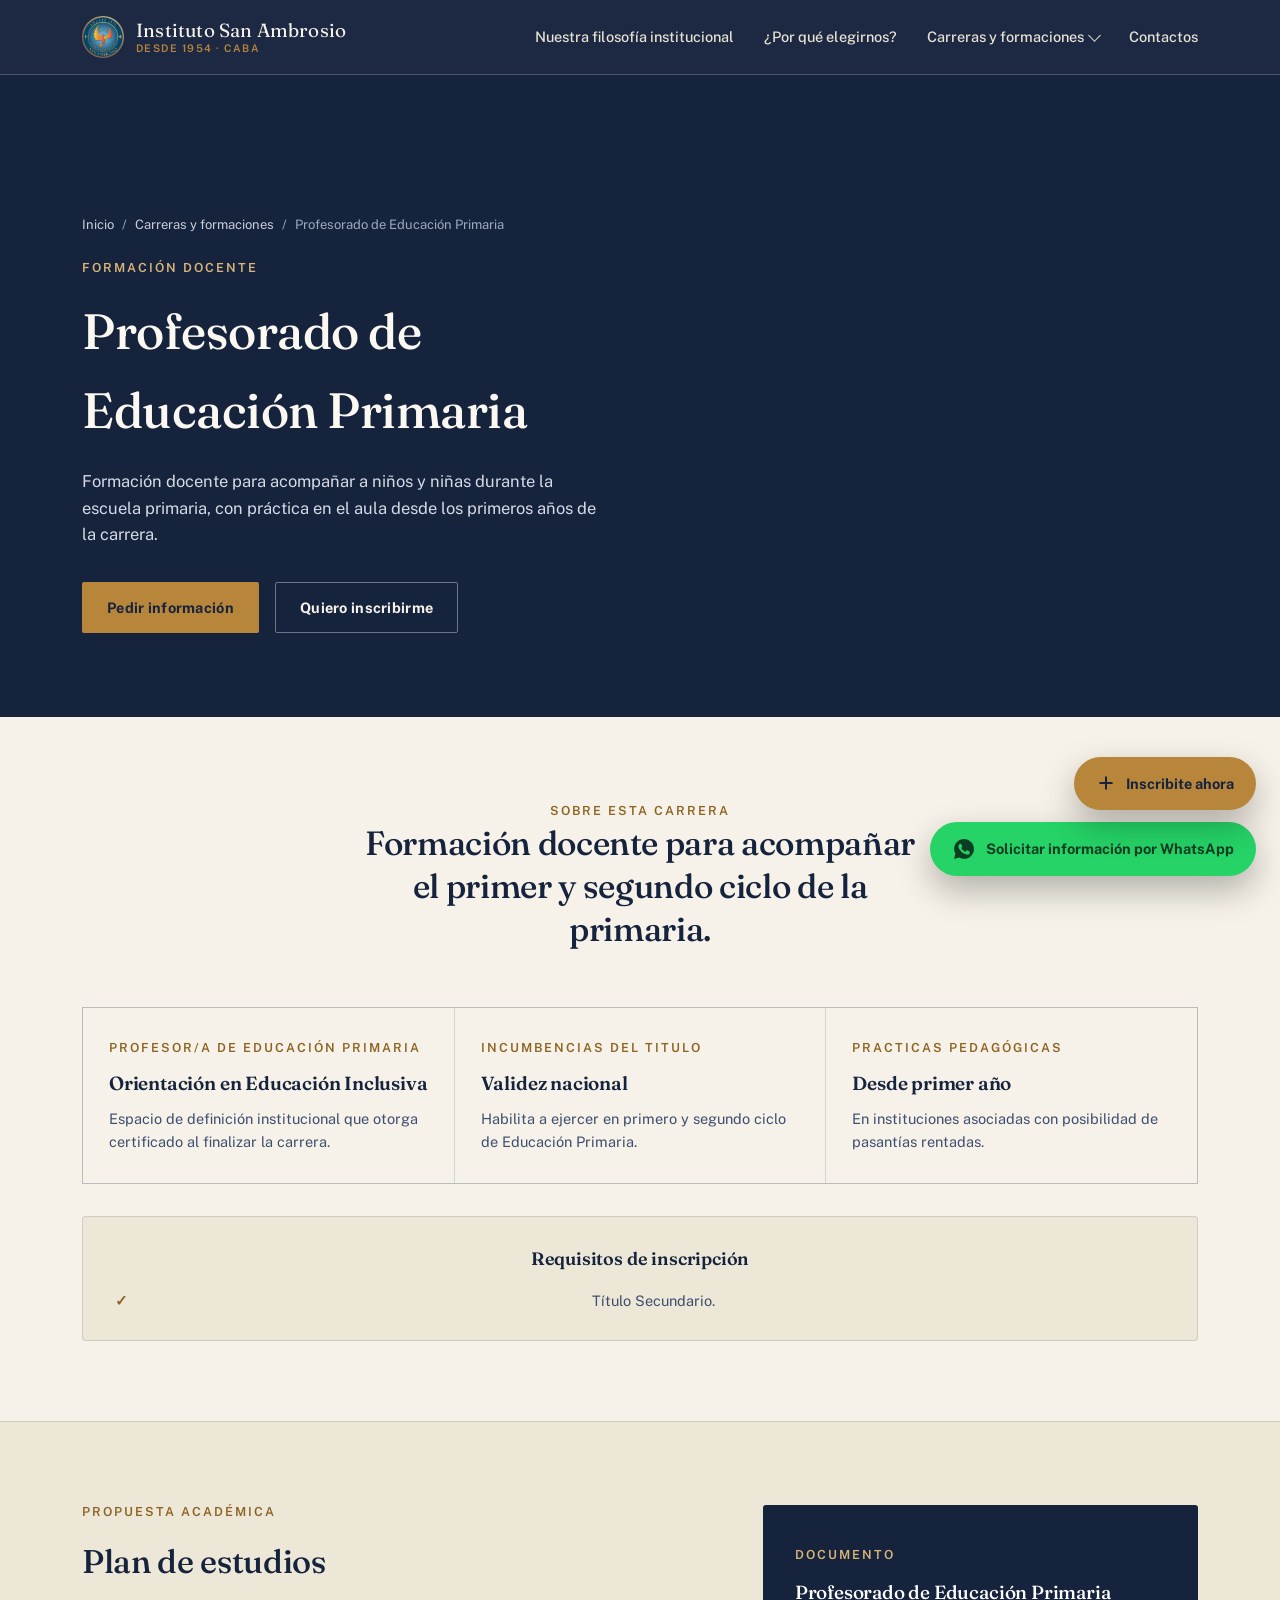
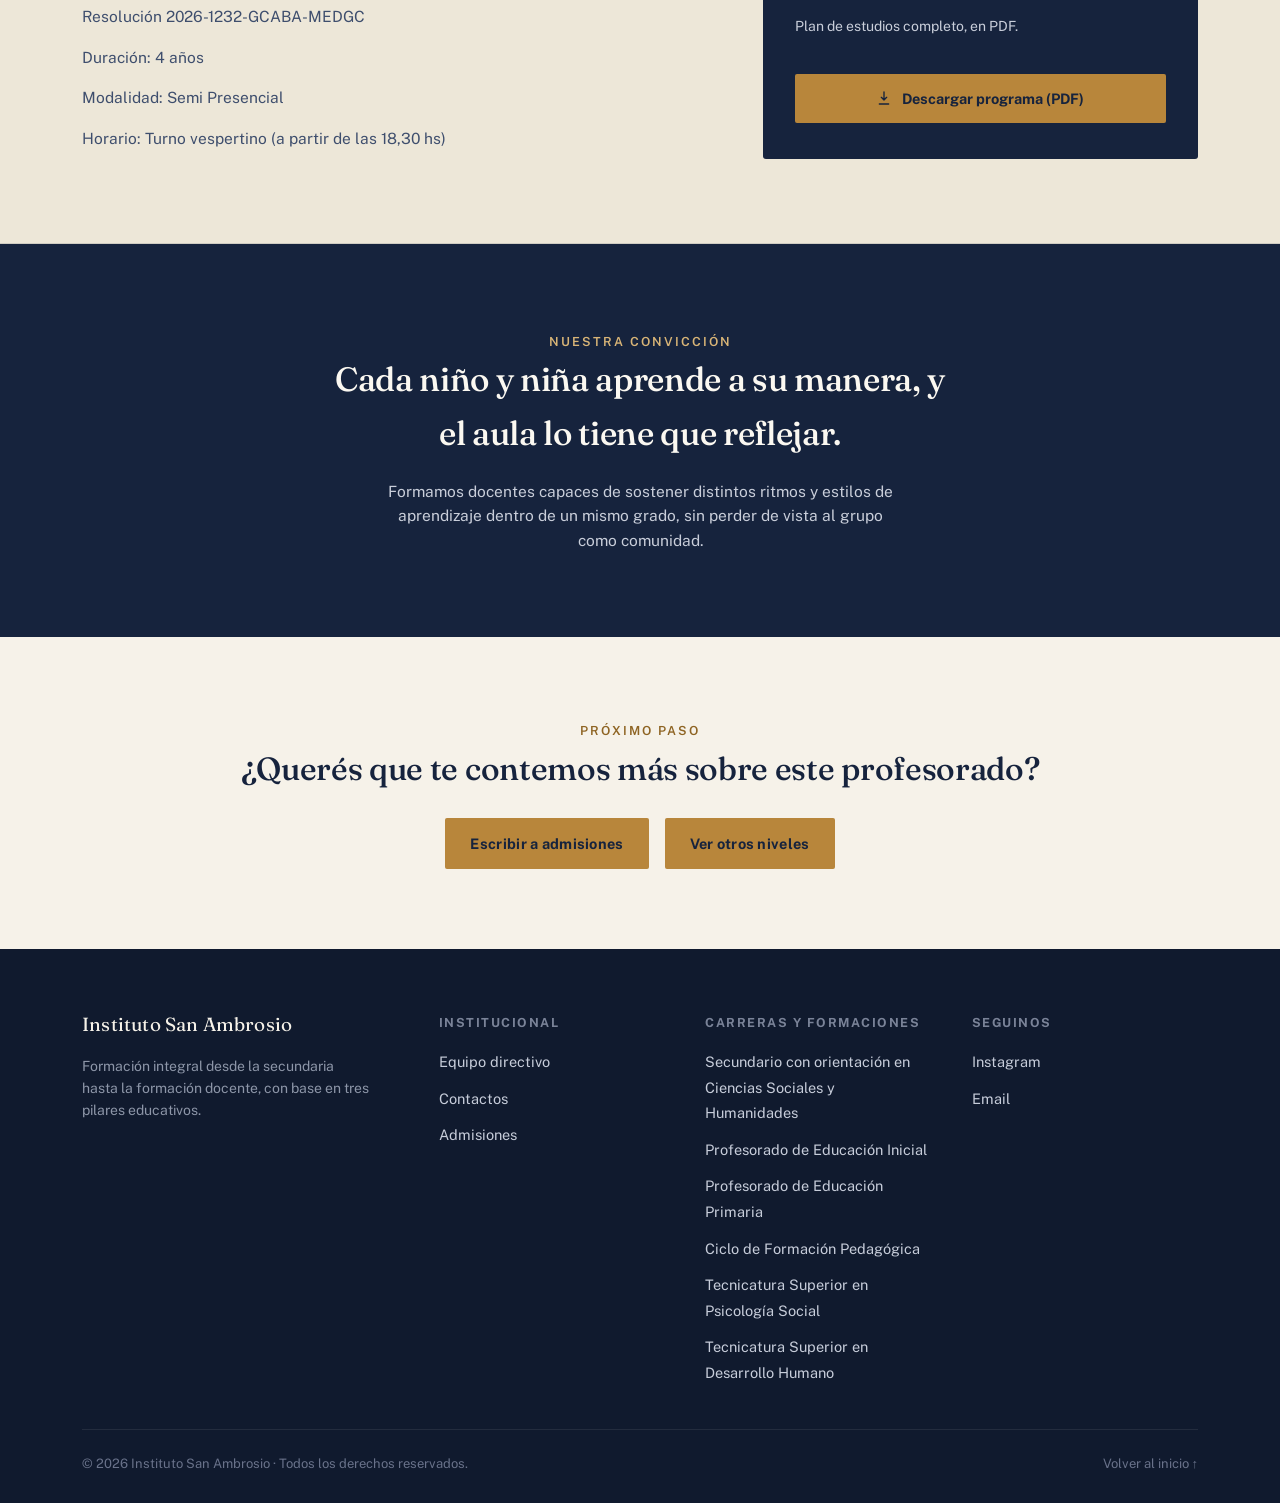
<file: profesorado-primario.html>
<!DOCTYPE html>
<html lang="es">
<head>
 <link rel="icon" type="image/png" href="logo.png"> 
<meta charset="UTF-8">
<meta name="viewport" content="width=device-width, initial-scale=1.0">
<title>Profesorado de Primaria — Instituto San Ambrosio</title>
<meta name="description" content="Profesorado de Primaria en Instituto San Ambrosio.">
<link rel="preconnect" href="https://fonts.googleapis.com">
<link rel="preconnect" href="https://fonts.gstatic.com" crossorigin>
<link href="https://fonts.googleapis.com/css2?family=Fraunces:ital,opsz,wght@0,9..144,400;0,9..144,500;0,9..144,600;1,9..144,500&family=Public+Sans:ital,wght@0,400;0,500;0,600;0,700;1,400&display=swap" rel="stylesheet">
<link rel="stylesheet" href="styles.css">
</head>
<body>
<a href="#contenido" class="skip-link">Saltar al contenido</a>

<header>
  <div class="nav-row">
    <a href="index.html" class="brand" aria-label="Instituto San Ambrosio - inicio">
      <img class="brand-mark" src="logo.png" alt="Escudo Instituto San Ambrosio">
      <span class="brand-name">Instituto San Ambrosio<small>DESDE 1954 · CABA</small></span>
    </a>
    <nav class="primary" aria-label="Navegación principal">
      <a href="index.html#pilares">Nuestra filosofía institucional</a>
      <a href="index.html#porque-elegirnos">¿Por qué elegirnos?</a>
      <div class="nav-item">
        <a href="index.html#niveles">Carreras y formaciones <span class="chev" aria-hidden="true"></span></a>
        <div class="nav-dropdown">
          <a href="tecnicatura-desarrollo-humano.html">Tecnicatura Superior en Desarrollo Humano <span class="arr">&rarr;</span></a>
          <a href="psicologia-social.html">Tecnicatura Superior en Psicología Social <span class="arr">&rarr;</span></a>
          <a href="tramo-pedagogico.html">Ciclo de Formación Pedagógica <span class="arr">&rarr;</span></a>
          <a href="profesorado-primario.html">Profesorado de Educación Primaria <span class="arr">&rarr;</span></a>
          <a href="profesorado.html">Profesorado de Educación Inicial <span class="arr">&rarr;</span></a>
          <a href="secundaria.html">Secundario con orientación en Ciencias Sociales y Humanidades <span class="arr">&rarr;</span></a>
           <a href="continuidad-universitaria-y-convenios.html">Continua con tus estudios superiores <span class="arr">&rarr;</span></a>
        </div>
      </div>
      <a href="index.html#contacto">Contactos</a>
    </nav>
  </div>
</header>
<main id="contenido">

  <section class="sub-hero">
    <div class="wrap">
      <div class="sub-breadcrumb"><a href="index.html">Inicio</a> <span>/</span> <a href="index.html#niveles">Carreras y formaciones</a> <span>/</span>Profesorado de Educación Primaria</div>
      <span class="eyebrow">Formación docente</span>
      <h1>Profesorado de Educación Primaria</h1>
      <p class="lede">Formación docente para acompañar a niños y niñas durante la escuela primaria, con práctica en el aula desde los primeros años de la carrera.</p>
      <div class="hero-actions">
        <a href="index.html#contacto" class="btn btn-solid">Pedir información</a>
        <a href="https://forms.gle/btFGAQn3usRTrAHB6" target="_blank" rel="noopener" class="btn btn-ghost">Quiero inscribirme</a>
      </div>
    </div>
  </section>

  <section class="sub-block">
    <div class="wrap">
      <span class="eyebrow">Sobre esta carrera</span>
      <h2>Formación docente para acompañar el primer y segundo ciclo de la primaria.</h2>
      <div class="sub-facts">
        <div class="sub-fact">
          <span class="eyebrow">Profesor/a de Educación Primaria</span>
          <h4>Orientación en Educación Inclusiva</h4>
          <p>Espacio de definición institucional que otorga certificado al finalizar la carrera.</p>
        </div>
        <div class="sub-fact">
          <span class="eyebrow">Incumbencias del titulo</span>
          <h4>Validez nacional</h4>
          <p>Habilita a ejercer en primero y segundo ciclo de Educación Primaria.</p>
        </div>
        <div class="sub-fact">
          <span class="eyebrow">Practicas pedagógicas</span>
          <h4>Desde primer año</h4>
          <p>En instituciones asociadas con posibilidad de pasantías rentadas.</p>
        </div>
      </div>
      
      <div class="requisitos-box">
        <h3>Requisitos de inscripción</h3>
        <ul>
          <li>Título Secundario.</li>
        </ul>
      </div>
    </div>
  </section>

  <section class="proposal-section">
    <div class="wrap proposal">
      <div class="proposal-copy">
        <span class="eyebrow">Propuesta académica</span>
        <h2>Plan de estudios</h2>
        <p>Resolución 2026-1232-GCABA-MEDGC</p>  
        <p>Duración: 4 años</p> 
       <p>Modalidad: Semi Presencial</p>
       <p>Horario: Turno vespertino (a partir de las 18,30 hs)</p>
      </div>
      <div class="proposal-download">
        <span class="eyebrow">Documento</span>
        <h3>Profesorado de Educación Primaria</h3>
        <p>Plan de estudios completo, en PDF.</p>
        <a class="download-btn" href="programas/profesorado-primario.pdf" download>
          <svg viewBox="0 0 24 24" fill="none" xmlns="http://www.w3.org/2000/svg"><path d="M12 3v12m0 0l-4-4m4 4l4-4M5 21h14" stroke="currentColor" stroke-width="2" stroke-linecap="round" stroke-linejoin="round"/></svg>
          Descargar programa (PDF)
        </a>
      </div>
    </div>
  </section>

  <section class="sub-band">
    <div class="wrap">
      <span class="eyebrow" style="color:#D9B577;">Nuestra convicción</span>
      <h2>Cada niño y niña aprende a su manera, y el aula lo tiene que reflejar.</h2>
      <p>Formamos docentes capaces de sostener distintos ritmos y estilos de aprendizaje dentro de un mismo grado, sin perder de vista al grupo como comunidad.</p>
    </div>
  </section>

  <section class="sub-cta">
    <div class="wrap">
      <span class="eyebrow">Próximo paso</span>
      <h2>¿Querés que te contemos más sobre este profesorado?</h2>
      <div class="hero-actions">
        <a href="index.html#contacto" class="btn btn-solid">Escribir a admisiones</a>
        <a href="index.html#niveles" class="btn btn-solid">Ver otros niveles</a>
      </div>
    </div>
  </section>

</main>

<footer>
  <div class="wrap">
    <div class="footer-grid">
      <div class="footer-brand">
        <span class="brand-name">Instituto San Ambrosio</span>
        <p>Formación integral desde la secundaria hasta la formación docente, con base en tres pilares educativos.</p>
      </div>
      <div>
        <h4>Institucional</h4>
        <ul>
          <li><a href="equipo.html">Equipo directivo</a></li>
          <li><a href="index.html#contacto">Contactos</a></li>
          <li><a href="index.html#contacto">Admisiones</a></li>
        </ul>
      </div>
      <div>
        <h4>Carreras y formaciones</h4>
        <ul>
          <li><a href="secundaria.html">Secundario con orientación en Ciencias Sociales y Humanidades</a></li>
          <li><a href="profesorado.html">Profesorado de Educación Inicial</a></li>
          <li><a href="profesorado-primario.html">Profesorado de Educación Primaria</a></li>
          <li><a href="tramo-pedagogico.html">Ciclo de Formación Pedagógica</a></li>
          <li><a href="psicologia-social.html">Tecnicatura Superior en Psicología Social</a></li>
          <li><a href="tecnicatura-desarrollo-humano.html">Tecnicatura Superior en Desarrollo Humano</a></li>
        </ul>
      </div>
      <div>
        <h4>Seguinos</h4>
        <ul>
          <li><a href="https://www.instagram.com/instituto.sanambrosio/" target="_blank" rel="noopener">Instagram</a></li>
          <li><a href="mailto:inscripcion.sanambrosio@gmail.com">Email</a></li>
        </ul>
      </div>
    </div>
    <div class="footer-bottom">
      <span>© 2026 Instituto San Ambrosio · Todos los derechos reservados.</span>
      <a href="index.html">Volver al inicio ↑</a>
    </div>
  </div>
</footer>

<a class="whatsapp-float" href="https://wa.me/5491148990577?text=Hola%2C%20quiero%20informaci%C3%B3n%20sobre%20el%20Instituto%20San%20Ambrosio" target="_blank" rel="noopener" aria-label="Solicitar información por WhatsApp">
  <svg viewBox="0 0 24 24" fill="currentColor" xmlns="http://www.w3.org/2000/svg" aria-hidden="true">
    <path d="M12.04 2C6.58 2 2.13 6.45 2.13 11.91c0 1.75.46 3.46 1.32 4.96L2.05 22l5.25-1.38a9.87 9.87 0 0 0 4.74 1.21h.01c5.46 0 9.91-4.45 9.91-9.91 0-2.65-1.03-5.14-2.9-7.01A9.82 9.82 0 0 0 12.04 2zm5.8 14.16c-.24.68-1.4 1.3-1.93 1.37-.5.08-1.11.11-1.79-.11-.41-.13-.94-.3-1.62-.6-2.86-1.24-4.73-4.13-4.87-4.32-.14-.19-1.16-1.55-1.16-2.95 0-1.41.73-2.1 1-2.39.24-.27.53-.34.71-.34h.51c.16 0 .38-.02.59.46.24.55.8 1.9.87 2.04.07.14.12.31.02.5-.09.19-.14.31-.28.47-.14.16-.29.36-.42.48-.14.14-.29.29-.13.57.16.28.71 1.18 1.53 1.91 1.05.94 1.94 1.24 2.22 1.38.28.14.44.12.6-.07.16-.19.68-.79.87-1.07.19-.28.37-.23.62-.14.26.09 1.62.77 1.9.91.28.14.46.21.53.33.07.12.07.68-.17 1.36z"/>
  </svg>
  <span class="wa-label">Solicitar información por WhatsApp</span>
</a>

<a class="inscribite-float" href="https://forms.gle/btFGAQn3usRTrAHB6" target="_blank" rel="noopener" aria-label="Inscribite ahora">
  <svg viewBox="0 0 24 24" fill="none" xmlns="http://www.w3.org/2000/svg" aria-hidden="true">
    <path d="M12 5v14m-7-7h14" stroke="currentColor" stroke-width="2.4" stroke-linecap="round"/>
  </svg>
  <span class="ins-label">Inscribite ahora</span>
</a>

</body>
</html>
</file>
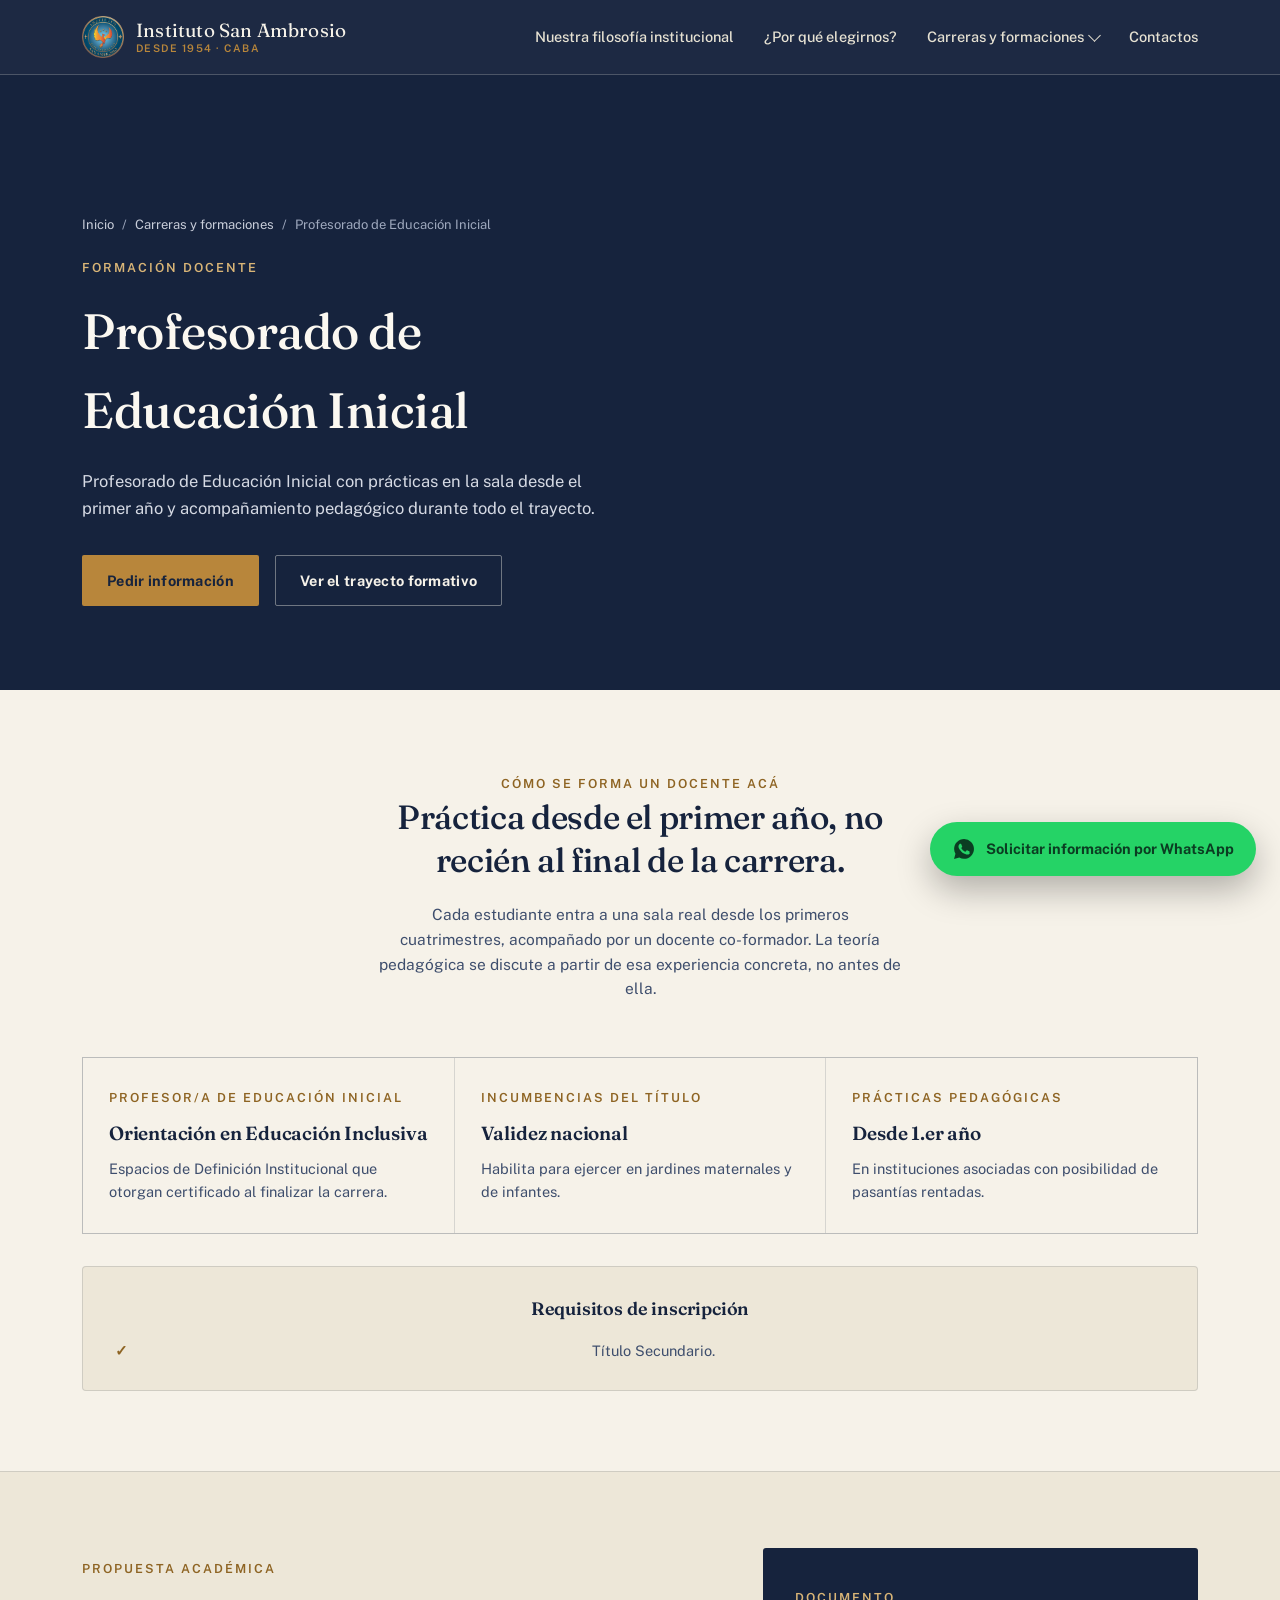
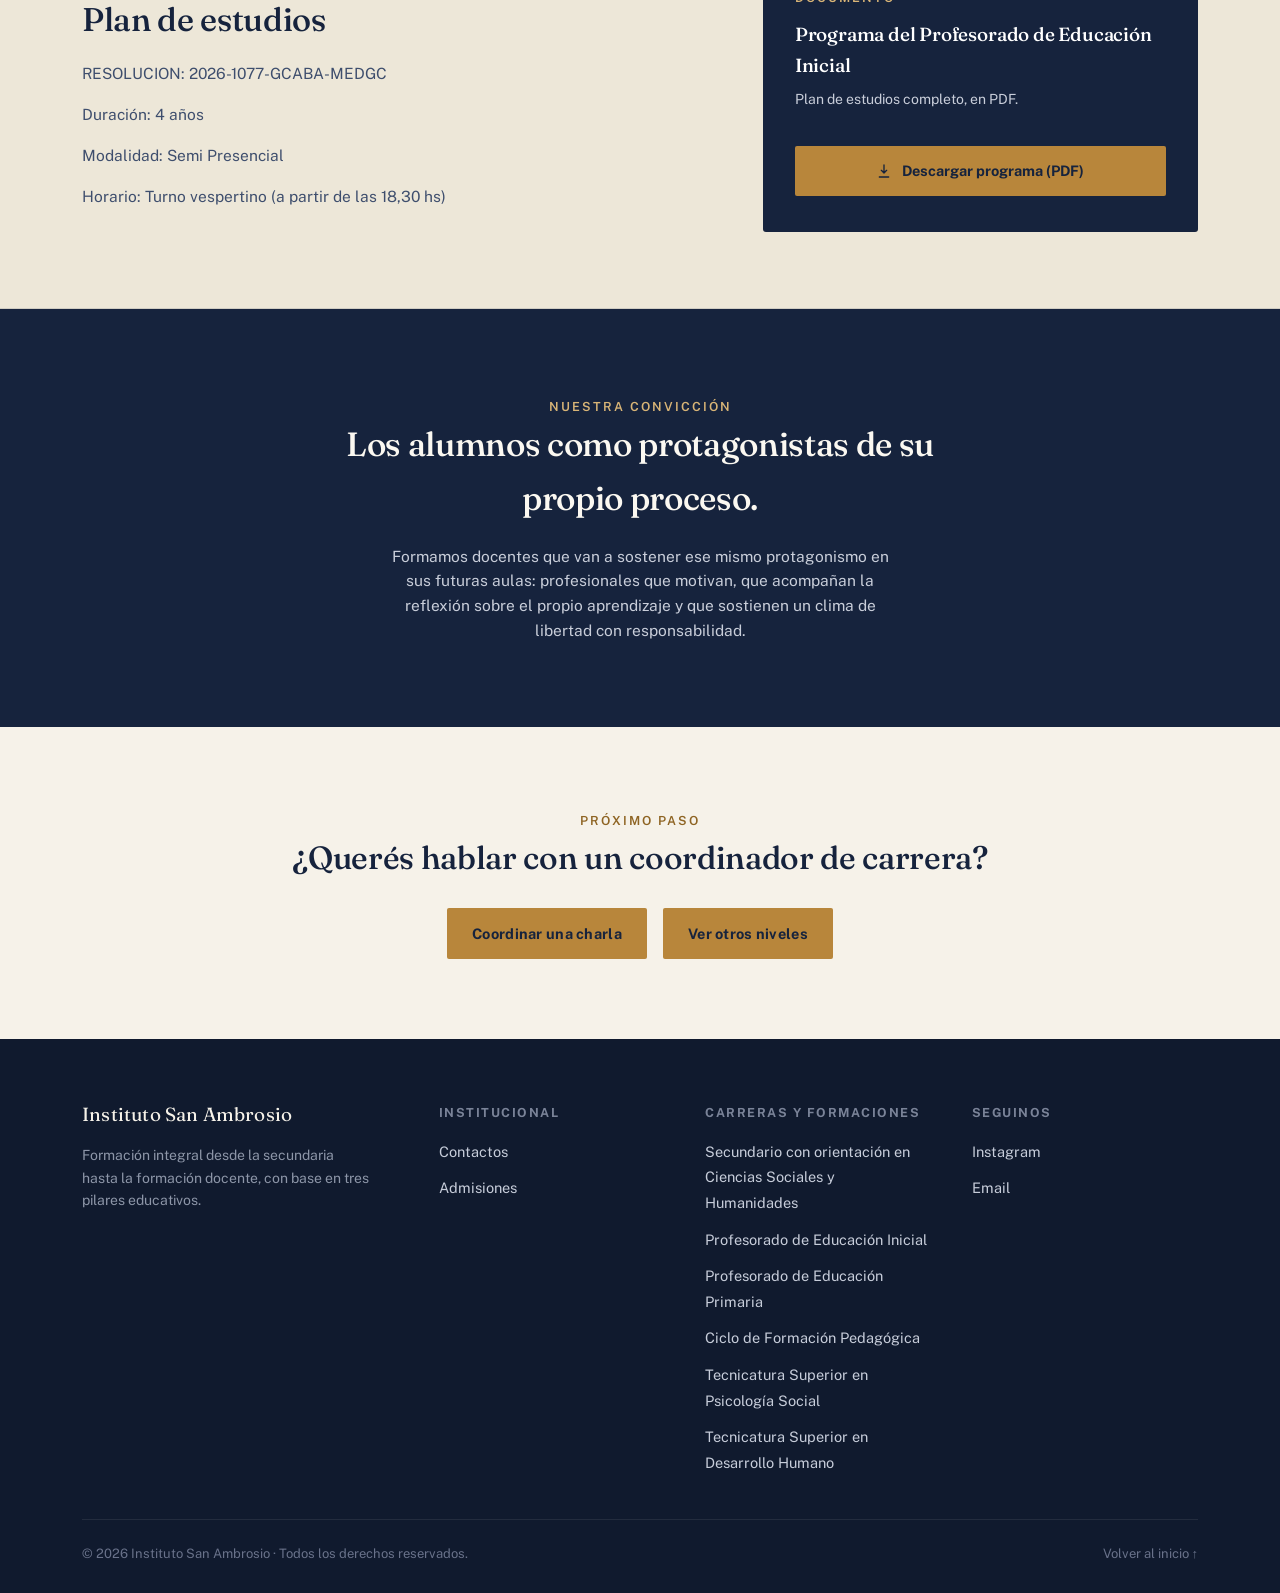
<file: profesorado.html>
<!DOCTYPE html>
<html lang="es">
<head>
  <link rel="icon" type="image/png" href="logo.png">
<meta charset="UTF-8">
<meta name="viewport" content="width=device-width, initial-scale=1.0">
<title>Profesorado de Educación Inicial — Instituto San Ambrosio</title>
<meta name="description" content="Profesorado de Educación Inicial y Ciclo de Formación Pedagógica en Instituto San Ambrosio: formación docente con práctica desde el primer año.">
<link rel="preconnect" href="https://fonts.googleapis.com">
<link rel="preconnect" href="https://fonts.gstatic.com" crossorigin>
<link href="https://fonts.googleapis.com/css2?family=Fraunces:ital,opsz,wght@0,9..144,400;0,9..144,500;0,9..144,600;1,9..144,500&family=Public+Sans:ital,wght@0,400;0,500;0,600;0,700;1,400&display=swap" rel="stylesheet">
<link rel="stylesheet" href="styles.css">
</head>
<body>
<a href="#contenido" class="skip-link">Saltar al contenido</a>

<header>
  <div class="nav-row">
    <a href="index.html" class="brand" aria-label="Instituto San Ambrosio - inicio">
      <img class="brand-mark" src="logo.png" alt="Escudo Instituto San Ambrosio">
      <span class="brand-name">Instituto San Ambrosio<small>DESDE 1954 · CABA</small></span>
    </a>
    <nav class="primary" aria-label="Navegación principal">
      <a href="index.html#pilares">Nuestra filosofía institucional</a>
      <a href="index.html#porque-elegirnos">¿Por qué elegirnos?</a>
      <div class="nav-item">
        <a href="index.html#niveles">Carreras y formaciones <span class="chev" aria-hidden="true"></span></a>
        <div class="nav-dropdown">
          <a href="tecnicatura-desarrollo-humano.html">Tecnicatura Superior en Desarrollo Humano <span class="arr">&rarr;</span></a>
          <a href="psicologia-social.html">Tecnicatura Superior en Psicología Social <span class="arr">&rarr;</span></a>
          <a href="tramo-pedagogico.html">Ciclo de Formación Pedagógica <span class="arr">&rarr;</span></a>
          <a href="profesorado-primario.html">Profesorado de Educación Primaria <span class="arr">&rarr;</span></a>
          <a href="profesorado.html">Profesorado de Educación Inicial <span class="arr">&rarr;</span></a>
          <a href="secundaria.html">Secundario con orientación en Ciencias Sociales y Humanidades <span class="arr">&rarr;</span></a>
           <a href="continuidad-universitaria-y-convenios.html">Continua con tus estudios superiores <span class="arr">&rarr;</span></a>
        </div>
      </div>
      <a href="index.html#contacto">Contactos</a>
    </nav>
  </div>
</header>

<main id="contenido">

  <section class="sub-hero">
    <div class="wrap">
      <div class="sub-breadcrumb"><a href="index.html">Inicio</a> <span>/</span> <a href="index.html#niveles">Carreras y formaciones</a> <span>/</span> Profesorado de Educación Inicial</div>
      <span class="eyebrow">Formación docente</span>
      <h1>Profesorado de Educación Inicial</h1>
      <p class="lede">Profesorado de Educación Inicial con prácticas en la sala desde el primer año y acompañamiento pedagógico durante todo el trayecto.</p>
      <div class="hero-actions">
        <a href="index.html#contacto" class="btn btn-solid">Pedir información</a>
        <a href="#trayecto" class="btn btn-ghost">Ver el trayecto formativo</a>
      </div>
    </div>
  </section>

    <section class="sub-block" id="trayecto">
    <div class="wrap">
      <span class="eyebrow">Cómo se forma un docente acá</span>
      <h2>Práctica desde el primer año, no recién al final de la carrera.</h2>
      <p>Cada estudiante entra a una sala real desde los primeros cuatrimestres, acompañado por un docente co-formador. La teoría pedagógica se discute a partir de esa experiencia concreta, no antes de ella.</p>
      <div class="sub-facts">
        <div class="sub-fact">
          <span class="eyebrow">Profesor/a de Educación Inicial</span>
          <h4>Orientación en Educación Inclusiva</h4>
          <p>Espacios de Definición Institucional que otorgan certificado al finalizar la carrera.</p>
        </div>
        <div class="sub-fact">
          <span class="eyebrow">Incumbencias del Título</span>
          <h4>Validez nacional</h4>
          <p>Habilita para ejercer en jardines maternales y de infantes.</p>
        </div>
        <div class="sub-fact">
          <span class="eyebrow">Prácticas pedagógicas</span>
          <h4>Desde 1.er año</h4>
          <p>En instituciones asociadas con posibilidad de pasantías rentadas.</p>
        </div>
      </div>

      <div class="requisitos-box">
        <h3>Requisitos de inscripción</h3>
        <ul>
          <li>Título Secundario.</li>
        </ul>
      </div>
    </div>
  </section>

  <section class="proposal-section">
    <div class="wrap proposal">
      <div class="proposal-copy">
        <span class="eyebrow">Propuesta académica</span>
        <h2>Plan de estudios</h2>
        
        <p>RESOLUCION: 2026-1077-GCABA-MEDGC</p>
        <p>Duración: 4 años</p>
        <p>Modalidad: Semi Presencial</p>
        <p>Horario: Turno vespertino (a partir de las 18,30 hs)</p>
      </div>
      <div class="proposal-download">
        <span class="eyebrow">Documento</span>
        <h3>Programa del Profesorado de Educación Inicial</h3>
        <p>Plan de estudios completo, en PDF.</p>
        <a class="download-btn" href="programas/profesorado.pdf" download>
          <svg viewBox="0 0 24 24" fill="none" xmlns="http://www.w3.org/2000/svg"><path d="M12 3v12m0 0l-4-4m4 4l4-4M5 21h14" stroke="currentColor" stroke-width="2" stroke-linecap="round" stroke-linejoin="round"/></svg>
          Descargar programa (PDF)
        </a>
      </div>
    </div>
  </section>

  <section class="sub-band">
    <div class="wrap">
      <span class="eyebrow" style="color:#D9B577;">Nuestra convicción</span>
      <h2>Los alumnos como protagonistas de su propio proceso.</h2>
      <p>Formamos docentes que van a sostener ese mismo protagonismo en sus futuras aulas: profesionales que motivan, que acompañan la reflexión sobre el propio aprendizaje y que sostienen un clima de libertad con responsabilidad.</p>
    </div>
  </section>

  <section class="sub-cta">
    <div class="wrap">
      <span class="eyebrow">Próximo paso</span>
      <h2>¿Querés hablar con un coordinador de carrera?</h2>
      <div class="hero-actions">
        <a href="index.html#contacto" class="btn btn-solid">Coordinar una charla</a>
        <a href="index.html#niveles" class="btn btn-solid">Ver otros niveles</a>
      </div>
    </div>
  </section>

</main>

<footer>
  <div class="wrap">
    <div class="footer-grid">
      <div class="footer-brand">
        <span class="brand-name">Instituto San Ambrosio</span>
        <p>Formación integral desde la secundaria hasta la formación docente, con base en tres pilares educativos.</p>
      </div>
      <div>
        <h4>Institucional</h4>
        <ul>
          <li><a href="index.html#contacto">Contactos</a></li>
          <li><a href="index.html#contacto">Admisiones</a></li>
        </ul>
      </div>
      <div>
        <h4>Carreras y formaciones</h4>
        <ul>
          <li><a href="secundaria.html">Secundario con orientación en Ciencias Sociales y Humanidades</a></li>
          <li><a href="profesorado.html">Profesorado de Educación Inicial</a></li>
          <li><a href="profesorado-primario.html">Profesorado de Educación Primaria</a></li>
          <li><a href="tramo-pedagogico.html">Ciclo de Formación Pedagógica</a></li>
          <li><a href="psicologia-social.html">Tecnicatura Superior en Psicología Social</a></li>
          <li><a href="tecnicatura-desarrollo-humano.html">Tecnicatura Superior en Desarrollo Humano</a></li>
        </ul>
      </div>
      <div>
        <h4>Seguinos</h4>
        <ul>
          <li><a href="https://www.instagram.com/instituto.sanambrosio/" target="_blank" rel="noopener">Instagram</a></li>
          <li><a href="mailto:inscripcion.sanambrosio@gmail.com">Email</a></li>
        </ul>
      </div>
    </div>
    <div class="footer-bottom">
      <span>© 2026 Instituto San Ambrosio · Todos los derechos reservados.</span>
      <a href="index.html">Volver al inicio ↑</a>
    </div>
  </div>
</footer>

<a class="whatsapp-float" href="https://wa.me/5491148990577?text=Hola%2C%20quiero%20informaci%C3%B3n%20sobre%20el%20Instituto%20San%20Ambrosio" target="_blank" rel="noopener" aria-label="Solicitar información por WhatsApp">
  <svg viewBox="0 0 24 24" fill="currentColor" xmlns="http://www.w3.org/2000/svg" aria-hidden="true">
    <path d="M12.04 2C6.58 2 2.13 6.45 2.13 11.91c0 1.75.46 3.46 1.32 4.96L2.05 22l5.25-1.38a9.87 9.87 0 0 0 4.74 1.21h.01c5.46 0 9.91-4.45 9.91-9.91 0-2.65-1.03-5.14-2.9-7.01A9.82 9.82 0 0 0 12.04 2zm5.8 14.16c-.24.68-1.4 1.3-1.93 1.37-.5.08-1.11.11-1.79-.11-.41-.13-.94-.3-1.62-.6-2.86-1.24-4.73-4.13-4.87-4.32-.14-.19-1.16-1.55-1.16-2.95 0-1.41.73-2.1 1-2.39.24-.27.53-.34.71-.34h.51c.16 0 .38-.02.59.46.24.55.8 1.9.87 2.04.07.14.12.31.02.5-.09.19-.14.31-.28.47-.14.16-.29.36-.42.48-.14.14-.29.29-.13.57.16.28.71 1.18 1.53 1.91 1.05.94 1.94 1.24 2.22 1.38.28.14.44.12.6-.07.16-.19.68-.79.87-1.07.19-.28.37-.23.62-.14.26.09 1.62.77 1.9.91.28.14.46.21.53.33.07.12.07.68-.17 1.36z"/>
  </svg>
  <span class="wa-label">Solicitar información por WhatsApp</span>
</a>

</body>
</html>
</file>
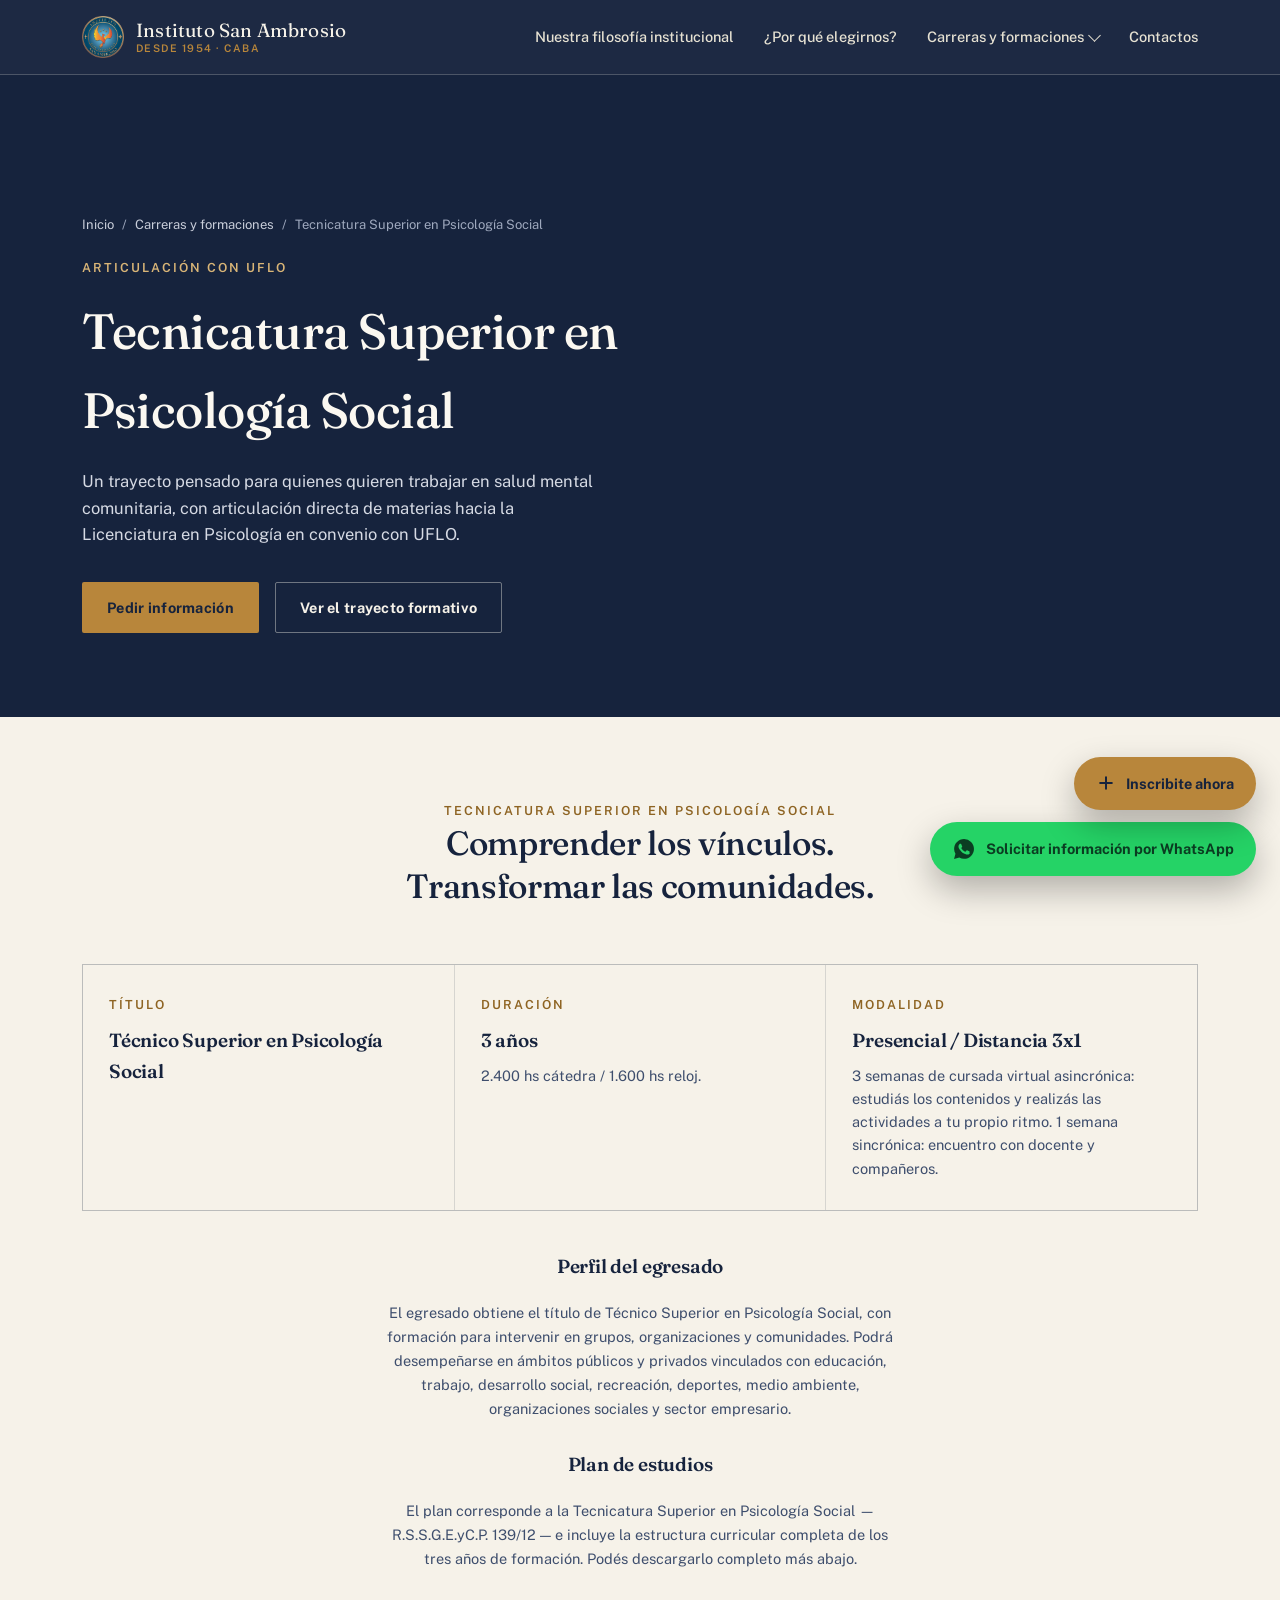
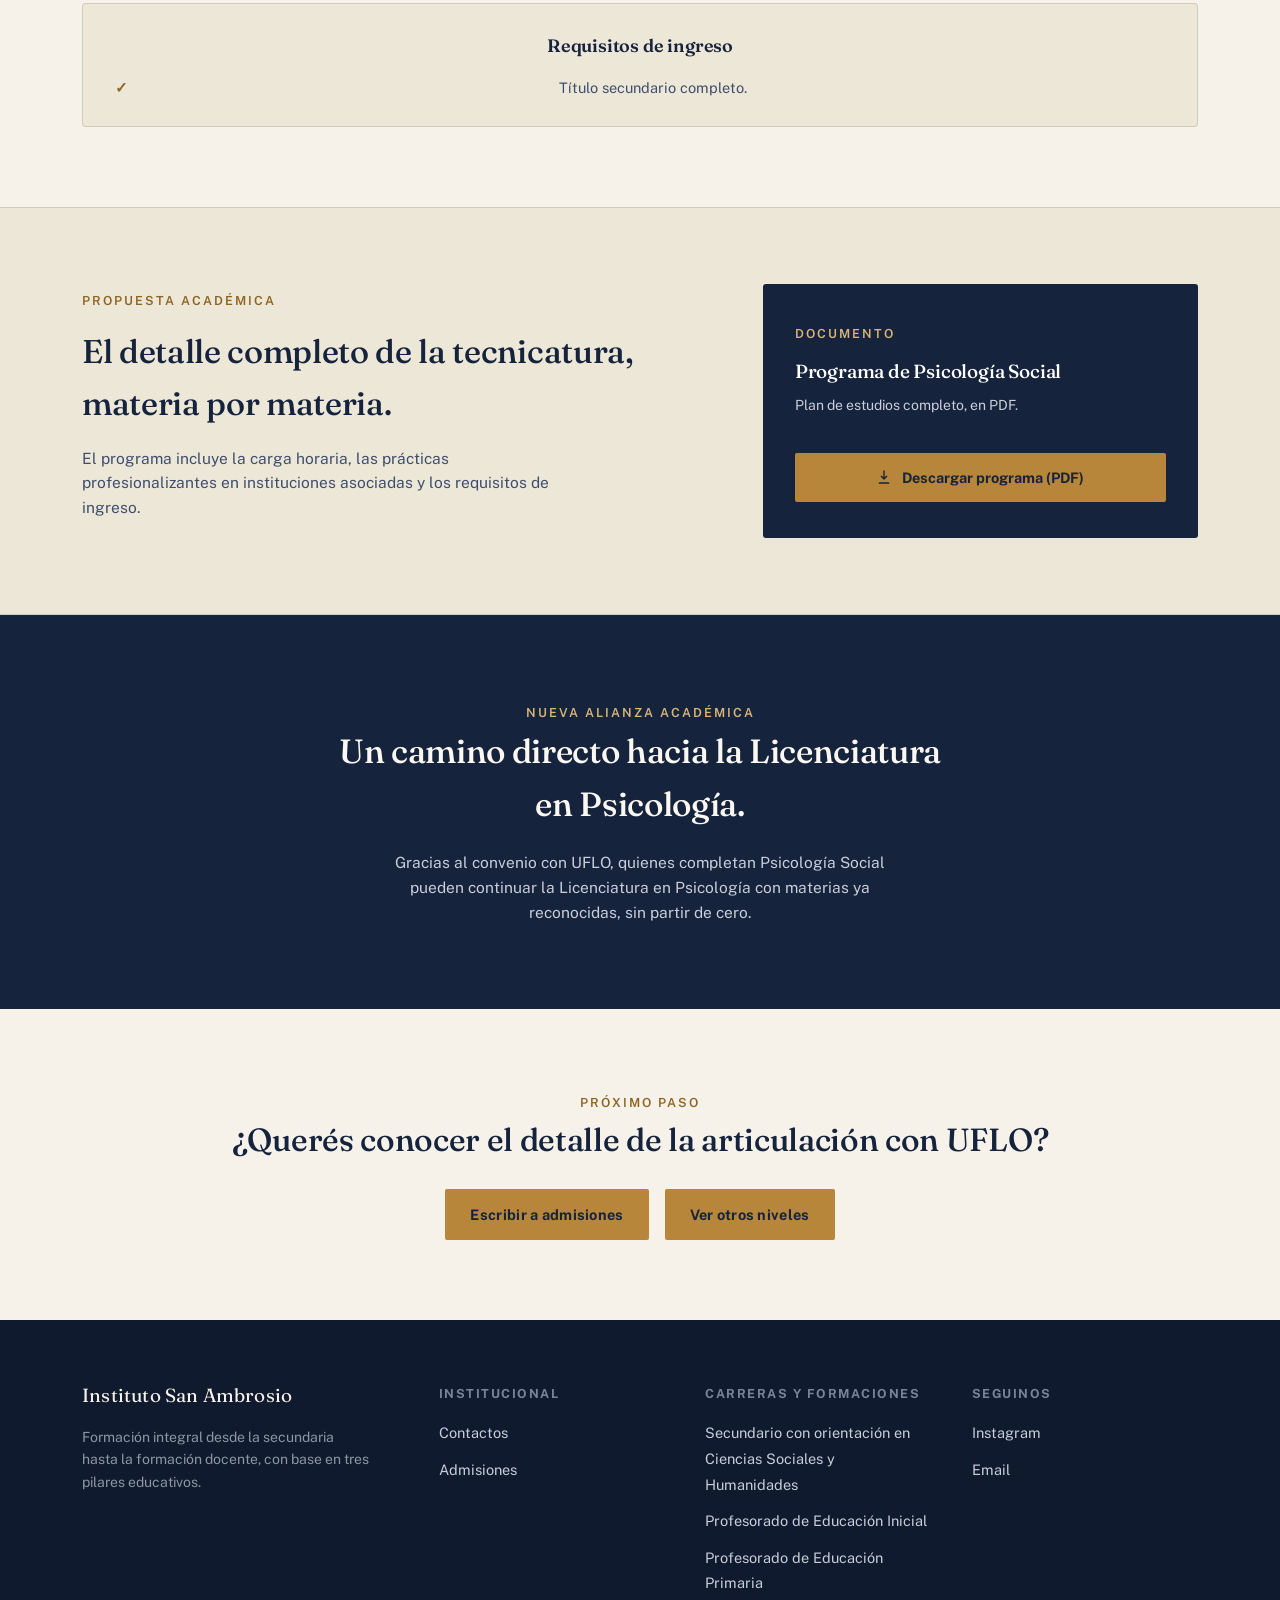
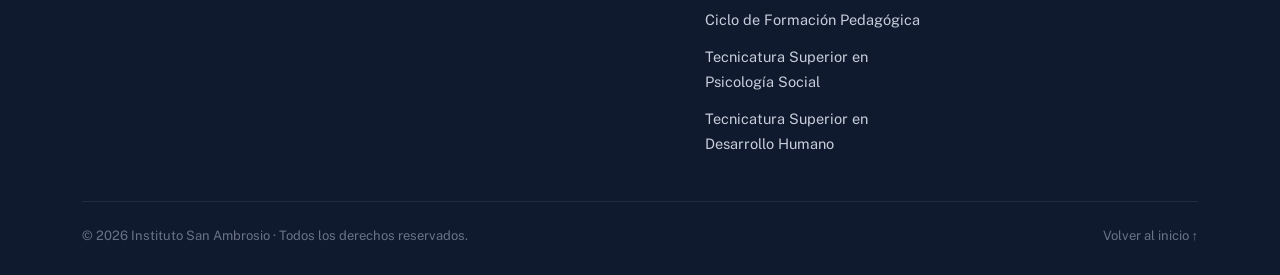
<file: psicologia-social.html>
<!DOCTYPE html>
<html lang="es">
<head>
 <link rel="icon" type="image/png" href="logo.png"> 
<meta charset="UTF-8">
<meta name="viewport" content="width=device-width, initial-scale=1.0">
<title>Tecnicatura Superior en Psicología Social — Instituto San Ambrosio</title>
<meta name="description" content="Formación en Psicología Social en Instituto San Ambrosio, con articulación directa hacia la Licenciatura en Psicología en convenio con UFLO.">
<link rel="preconnect" href="https://fonts.googleapis.com">
<link rel="preconnect" href="https://fonts.gstatic.com" crossorigin>
<link href="https://fonts.googleapis.com/css2?family=Fraunces:ital,opsz,wght@0,9..144,400;0,9..144,500;0,9..144,600;1,9..144,500&family=Public+Sans:ital,wght@0,400;0,500;0,600;0,700;1,400&display=swap" rel="stylesheet">
<link rel="stylesheet" href="styles.css">
</head>
<body>
<a href="#contenido" class="skip-link">Saltar al contenido</a>

<header>
  <div class="nav-row">
    <a href="index.html" class="brand" aria-label="Instituto San Ambrosio - inicio">
      <img class="brand-mark" src="logo.png" alt="Escudo Instituto San Ambrosio">
      <span class="brand-name">Instituto San Ambrosio<small>DESDE 1954 · CABA</small></span>
    </a>
    <nav class="primary" aria-label="Navegación principal">
      <a href="index.html#pilares">Nuestra filosofía institucional</a>
      <a href="index.html#porque-elegirnos">¿Por qué elegirnos?</a>
      <div class="nav-item">
        <a href="index.html#niveles">Carreras y formaciones <span class="chev" aria-hidden="true"></span></a>
        <div class="nav-dropdown">
          <a href="tecnicatura-desarrollo-humano.html">Tecnicatura Superior en Desarrollo Humano <span class="arr">&rarr;</span></a>
          <a href="psicologia-social.html">Tecnicatura Superior en Psicología Social <span class="arr">&rarr;</span></a>
          <a href="tramo-pedagogico.html">Ciclo de Formación Pedagógica <span class="arr">&rarr;</span></a>
          <a href="profesorado-primario.html">Profesorado de Educación Primaria <span class="arr">&rarr;</span></a>
          <a href="profesorado.html">Profesorado de Educación Inicial <span class="arr">&rarr;</span></a>
          <a href="secundaria.html">Secundario con orientación en Ciencias Sociales y Humanidades <span class="arr">&rarr;</span></a>
           <a href="continuidad-universitaria-y-convenios.html">Continua con tus estudios superiores <span class="arr">&rarr;</span></a>
        </div>
      </div>
      <a href="index.html#contacto">Contactos</a>
    </nav>
  </div>
</header>

<main id="contenido">

  <section class="sub-hero">
    <div class="wrap">
      <div class="sub-breadcrumb"><a href="index.html">Inicio</a> <span>/</span> <a href="index.html#niveles">Carreras y formaciones</a> <span>/</span> Tecnicatura Superior en Psicología Social</div>
      <span class="eyebrow">Articulación con UFLO</span>
      <h1>Tecnicatura Superior en Psicología Social</h1>
      <p class="lede">Un trayecto pensado para quienes quieren trabajar en salud mental comunitaria, con articulación directa de materias hacia la Licenciatura en Psicología en convenio con UFLO.</p>
      <div class="hero-actions">
        <a href="index.html#contacto" class="btn btn-solid">Pedir información</a>
        <a href="#trayecto" class="btn btn-ghost">Ver el trayecto formativo</a>
      </div>
    </div>
  </section>

  <section class="sub-block" id="trayecto">
    <div class="wrap">
      <span class="eyebrow">Tecnicatura Superior en Psicología Social</span>
      <h2>Comprender los vínculos. Transformar las comunidades.</h2>
      <div class="sub-facts">
        <div class="sub-fact">
          <span class="eyebrow">Título</span>
          <h4>Técnico Superior en Psicología Social</h4>
          <p></p>
        </div>
        <div class="sub-fact">
          <span class="eyebrow">Duración</span>
          <h4>3 años</h4>
          <p>2.400 hs cátedra / 1.600 hs reloj.</p>
        </div>
        <div class="sub-fact">
          <span class="eyebrow">Modalidad</span>
          <h4>Presencial / Distancia 3x1</h4>
          <p>3 semanas de cursada virtual asincrónica: estudiás los contenidos y realizás las actividades a tu propio ritmo.
1 semana sincrónica: encuentro con docente y compañeros.</p>
        </div>
      </div>
      <div class="info-detail">
      
        <h3>Perfil del egresado</h3>
        <p>El egresado obtiene el título de Técnico Superior en Psicología Social, con formación para intervenir en grupos, organizaciones y comunidades. Podrá desempeñarse en ámbitos públicos y privados vinculados con educación, trabajo, desarrollo social, recreación, deportes, medio ambiente, organizaciones sociales y sector empresario.</p>
        <h3>Plan de estudios</h3>
        <p>El plan corresponde a la Tecnicatura Superior en Psicología Social — R.S.S.G.E.yC.P. 139/12 — e incluye la estructura curricular completa de los tres años de formación. Podés descargarlo completo más abajo.</p>
      </div>
      <div class="requisitos-box">
        <h3>Requisitos de ingreso</h3>
        <ul>
          <li>Título secundario completo.</li>
        </ul>
      </div>
    </div>
  </section>

  <section class="proposal-section">
    <div class="wrap proposal">
      <div class="proposal-copy">
        <span class="eyebrow">Propuesta académica</span>
        <h2>El detalle completo de la tecnicatura, materia por materia.</h2>
        <p>El programa incluye la carga horaria, las prácticas profesionalizantes en instituciones asociadas y los requisitos de ingreso.</p>
      </div>
      <div class="proposal-download">
        <span class="eyebrow">Documento</span>
        <h3>Programa de Psicología Social</h3>
        <p>Plan de estudios completo, en PDF.</p>
        <a class="download-btn" href="programas/psicologia-social.pdf" download>
          <svg viewBox="0 0 24 24" fill="none" xmlns="http://www.w3.org/2000/svg"><path d="M12 3v12m0 0l-4-4m4 4l4-4M5 21h14" stroke="currentColor" stroke-width="2" stroke-linecap="round" stroke-linejoin="round"/></svg>
          Descargar programa (PDF)
        </a>
      </div>
    </div>
  </section>

  <section class="sub-band">
    <div class="wrap">
      <span class="eyebrow" style="color:#D9B577;">Nueva alianza académica</span>
      <h2>Un camino directo hacia la Licenciatura en Psicología.</h2>
      <p>Gracias al convenio con UFLO, quienes completan Psicología Social pueden continuar la Licenciatura en Psicología con materias ya reconocidas, sin partir de cero.</p>
    </div>
  </section>

  <section class="sub-cta">
    <div class="wrap">
      <span class="eyebrow">Próximo paso</span>
      <h2>¿Querés conocer el detalle de la articulación con UFLO?</h2>
      <div class="hero-actions">
        <a href="index.html#contacto" class="btn btn-solid">Escribir a admisiones</a>
        <a href="index.html#niveles" class="btn btn-solid">Ver otros niveles</a>
      </div>
    </div>
  </section>

</main>

<footer>
  <div class="wrap">
    <div class="footer-grid">
      <div class="footer-brand">
        <span class="brand-name">Instituto San Ambrosio</span>
        <p>Formación integral desde la secundaria hasta la formación docente, con base en tres pilares educativos.</p>
      </div>
      <div>
        <h4>Institucional</h4>
        <ul>
          <li><a href="index.html#contacto">Contactos</a></li>
          <li><a href="index.html#contacto">Admisiones</a></li>
        </ul>
      </div>
      <div>
        <h4>Carreras y formaciones</h4>
        <ul>
          <li><a href="secundaria.html">Secundario con orientación en Ciencias Sociales y Humanidades</a></li>
          <li><a href="profesorado.html">Profesorado de Educación Inicial</a></li>
          <li><a href="profesorado-primario.html">Profesorado de Educación Primaria</a></li>
          <li><a href="tramo-pedagogico.html">Ciclo de Formación Pedagógica</a></li>
          <li><a href="psicologia-social.html">Tecnicatura Superior en Psicología Social</a></li>
          <li><a href="tecnicatura-desarrollo-humano.html">Tecnicatura Superior en Desarrollo Humano</a></li>
        </ul>
      </div>
      <div>
        <h4>Seguinos</h4>
        <ul>
          <li><a href="https://www.instagram.com/instituto.sanambrosio/" target="_blank" rel="noopener">Instagram</a></li>
          <li><a href="mailto:inscripcion.sanambrosio@gmail.com">Email</a></li>
        </ul>
      </div>
    </div>
    <div class="footer-bottom">
      <span>© 2026 Instituto San Ambrosio · Todos los derechos reservados.</span>
      <a href="index.html">Volver al inicio ↑</a>
    </div>
  </div>
</footer>

<a class="whatsapp-float" href="https://wa.me/5491148990577?text=Hola%2C%20quiero%20informaci%C3%B3n%20sobre%20el%20Instituto%20San%20Ambrosio" target="_blank" rel="noopener" aria-label="Solicitar información por WhatsApp">
  <svg viewBox="0 0 24 24" fill="currentColor" xmlns="http://www.w3.org/2000/svg" aria-hidden="true">
    <path d="M12.04 2C6.58 2 2.13 6.45 2.13 11.91c0 1.75.46 3.46 1.32 4.96L2.05 22l5.25-1.38a9.87 9.87 0 0 0 4.74 1.21h.01c5.46 0 9.91-4.45 9.91-9.91 0-2.65-1.03-5.14-2.9-7.01A9.82 9.82 0 0 0 12.04 2zm5.8 14.16c-.24.68-1.4 1.3-1.93 1.37-.5.08-1.11.11-1.79-.11-.41-.13-.94-.3-1.62-.6-2.86-1.24-4.73-4.13-4.87-4.32-.14-.19-1.16-1.55-1.16-2.95 0-1.41.73-2.1 1-2.39.24-.27.53-.34.71-.34h.51c.16 0 .38-.02.59.46.24.55.8 1.9.87 2.04.07.14.12.31.02.5-.09.19-.14.31-.28.47-.14.16-.29.36-.42.48-.14.14-.29.29-.13.57.16.28.71 1.18 1.53 1.91 1.05.94 1.94 1.24 2.22 1.38.28.14.44.12.6-.07.16-.19.68-.79.87-1.07.19-.28.37-.23.62-.14.26.09 1.62.77 1.9.91.28.14.46.21.53.33.07.12.07.68-.17 1.36z"/>
  </svg>
  <span class="wa-label">Solicitar información por WhatsApp</span>
</a>
<a class="inscribite-float" href="https://forms.gle/btFGAQn3usRTrAHB6" target="_blank" rel="noopener" aria-label="Inscribite ahora">
  <svg viewBox="0 0 24 24" fill="none" xmlns="http://www.w3.org/2000/svg" aria-hidden="true">
    <path d="M12 5v14m-7-7h14" stroke="currentColor" stroke-width="2.4" stroke-linecap="round"/>
  </svg>
  <span class="ins-label">Inscribite ahora</span>
</a>
</body>
</html>
</file>
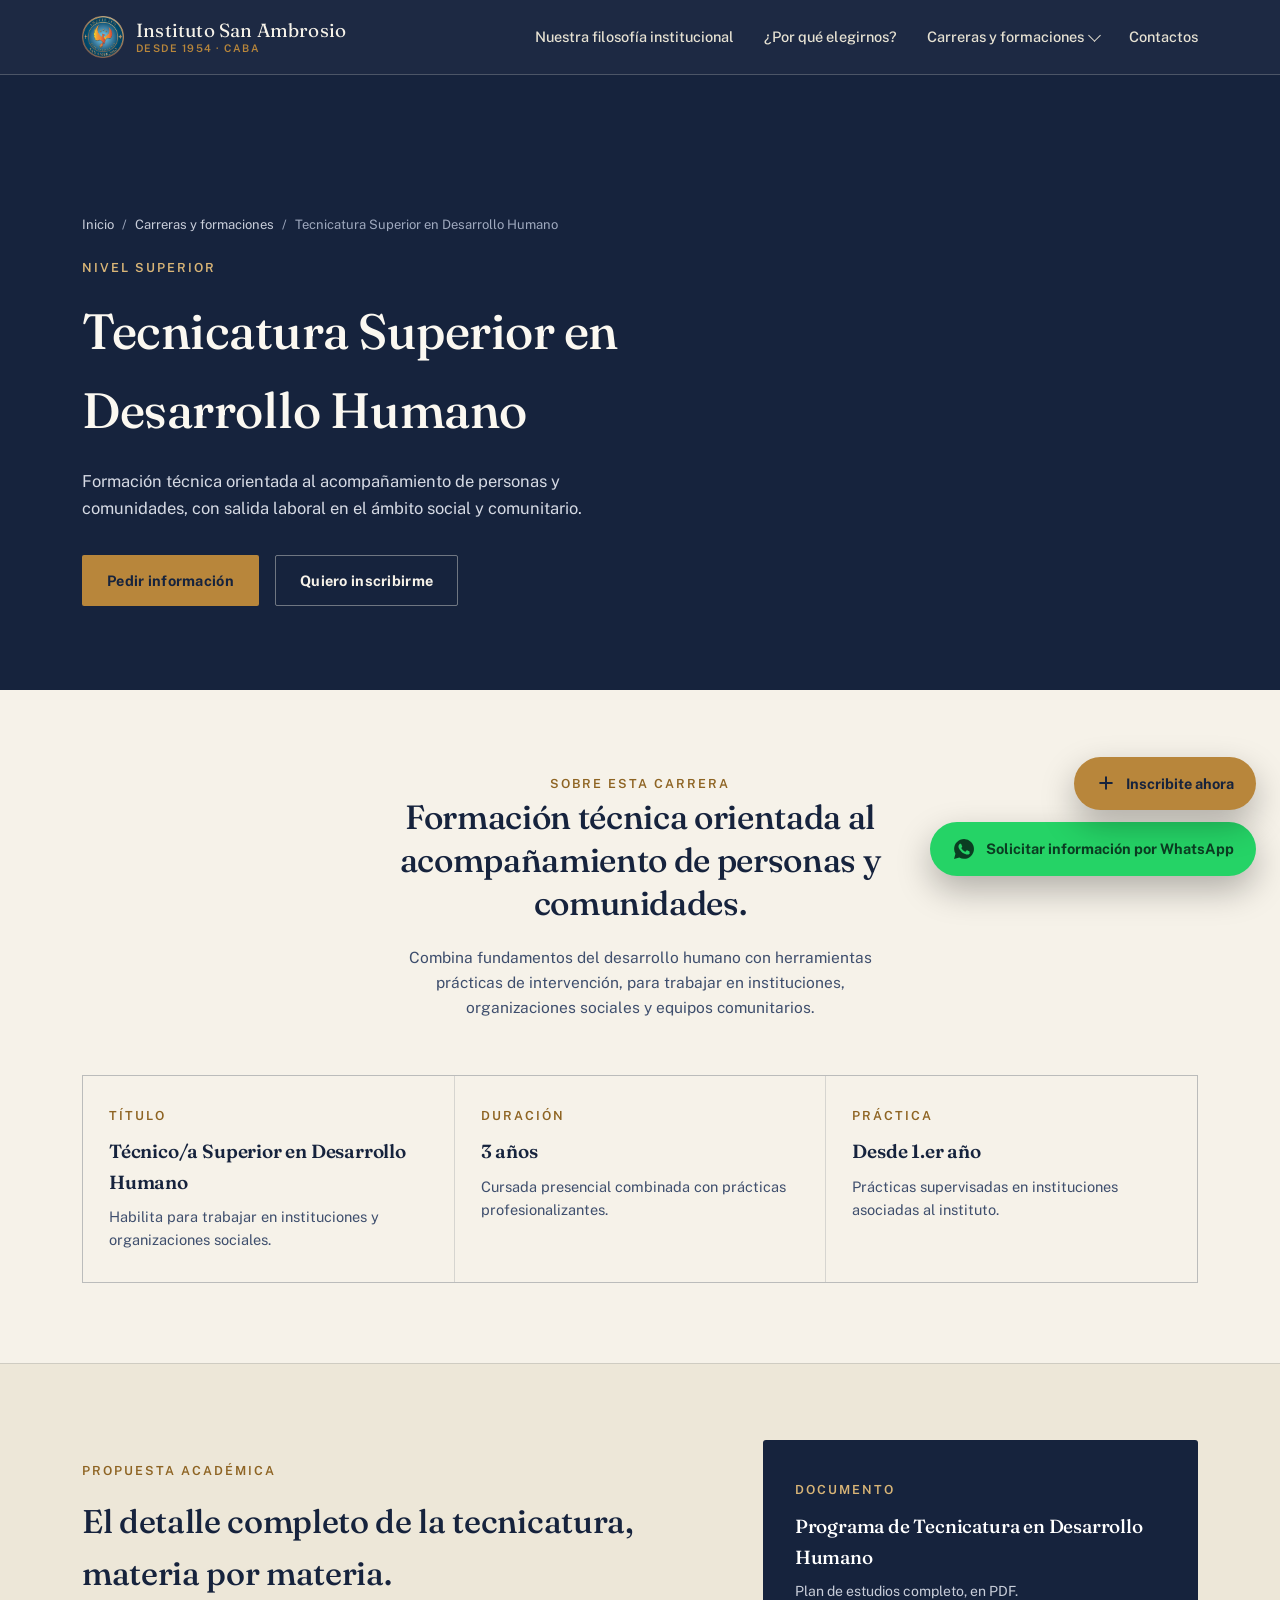
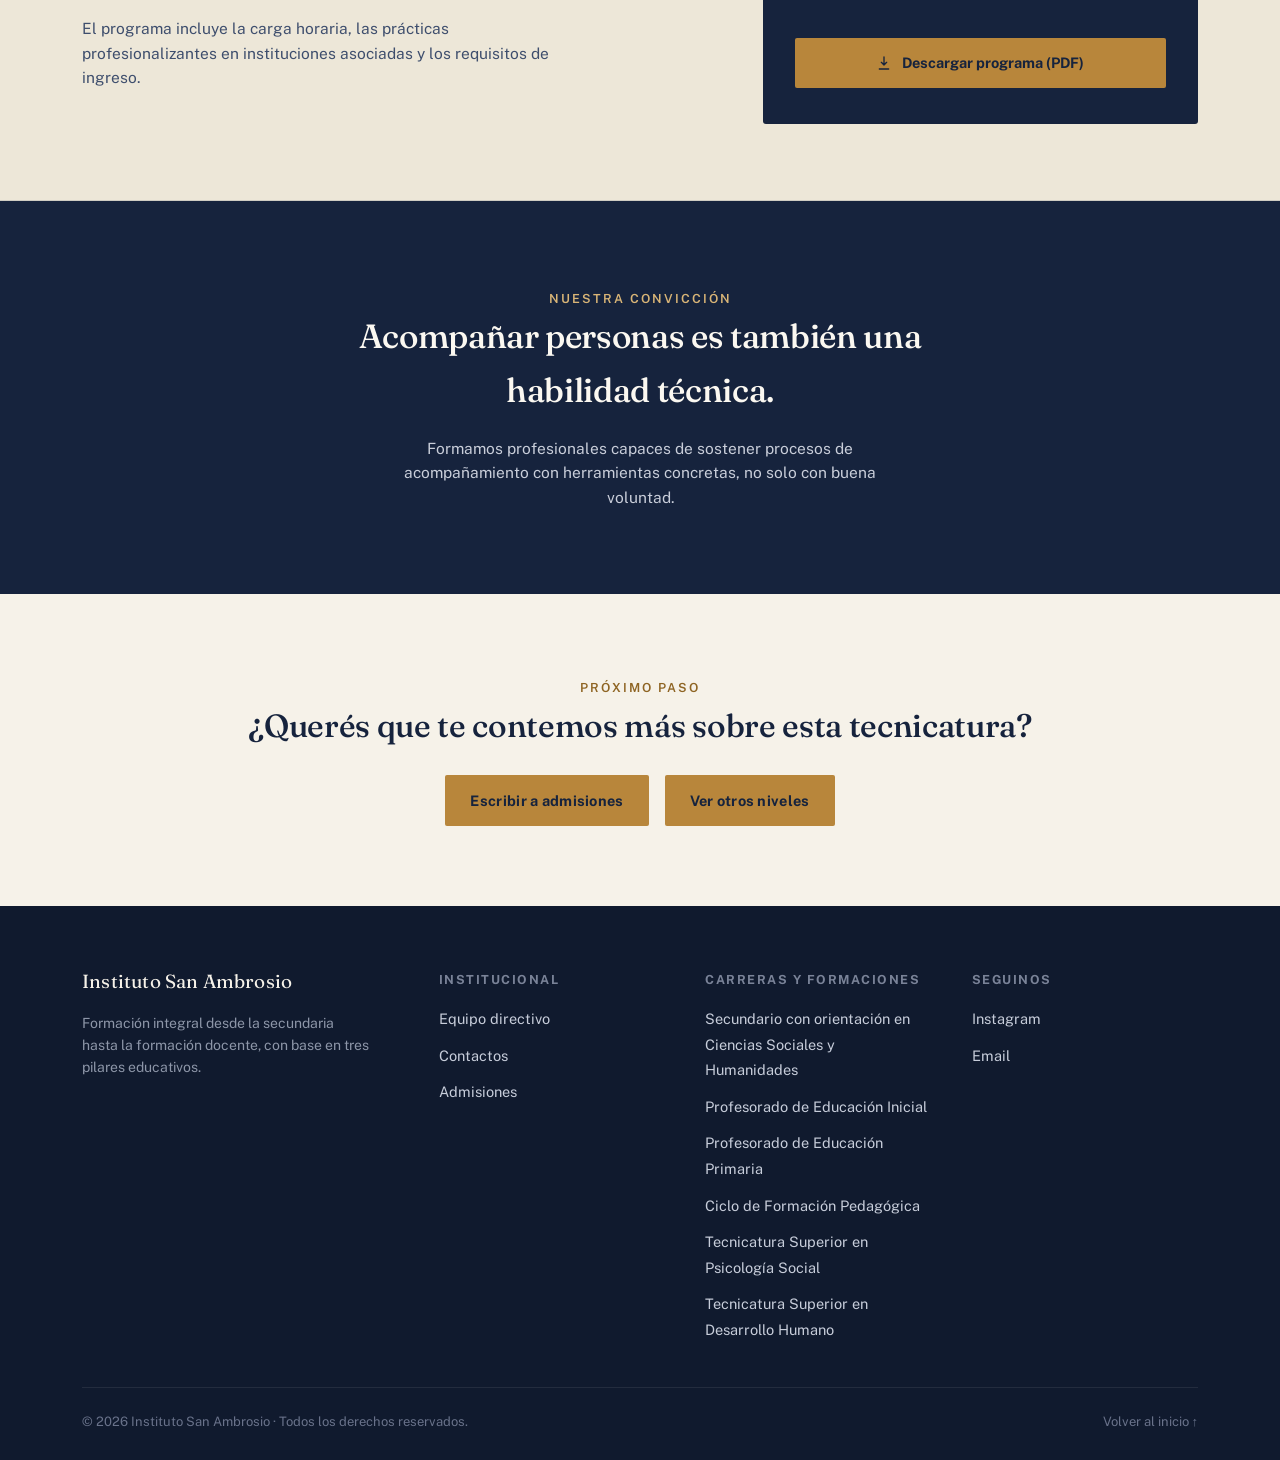
<file: tecnicatura-desarrollo-humano.html>
<!DOCTYPE html>
<html lang="es">
<head>
  <link rel="icon" type="image/png" href="logo.png">
<meta charset="UTF-8">
<meta name="viewport" content="width=device-width, initial-scale=1.0">
<title>Tecnicatura Superior en Desarrollo Humano — Instituto San Ambrosio</title>
<meta name="description" content="Tecnicatura Superior en Desarrollo Humano en Instituto San Ambrosio.">
<link rel="preconnect" href="https://fonts.googleapis.com">
<link rel="preconnect" href="https://fonts.gstatic.com" crossorigin>
<link href="https://fonts.googleapis.com/css2?family=Fraunces:ital,opsz,wght@0,9..144,400;0,9..144,500;0,9..144,600;1,9..144,500&family=Public+Sans:ital,wght@0,400;0,500;0,600;0,700;1,400&display=swap" rel="stylesheet">
<link rel="stylesheet" href="styles.css">
</head>
<body>
<a href="#contenido" class="skip-link">Saltar al contenido</a>

<header>
  <div class="nav-row">
    <a href="index.html" class="brand" aria-label="Instituto San Ambrosio - inicio">
      <img class="brand-mark" src="logo.png" alt="Escudo Instituto San Ambrosio">
      <span class="brand-name">Instituto San Ambrosio<small>DESDE 1954 · CABA</small></span>
    </a>
    <nav class="primary" aria-label="Navegación principal">
      <a href="index.html#pilares">Nuestra filosofía institucional</a>
      <a href="index.html#porque-elegirnos">¿Por qué elegirnos?</a>
      <div class="nav-item">
        <a href="index.html#niveles">Carreras y formaciones <span class="chev" aria-hidden="true"></span></a>
        <div class="nav-dropdown">
          <a href="tecnicatura-desarrollo-humano.html">Tecnicatura Superior en Desarrollo Humano <span class="arr">&rarr;</span></a>
          <a href="psicologia-social.html">Tecnicatura Superior en Psicología Social <span class="arr">&rarr;</span></a>
          <a href="tramo-pedagogico.html">Ciclo de Formación Pedagógica <span class="arr">&rarr;</span></a>
          <a href="profesorado-primario.html">Profesorado de Educación Primaria <span class="arr">&rarr;</span></a>
          <a href="profesorado.html">Profesorado de Educación Inicial <span class="arr">&rarr;</span></a>
          <a href="secundaria.html">Secundario con orientación en Ciencias Sociales y Humanidades <span class="arr">&rarr;</span></a>
           <a href="continuidad-universitaria-y-convenios.html">Continua con tus estudios superiores <span class="arr">&rarr;</span></a>
        </div>
      </div>
      <a href="index.html#contacto">Contactos</a>
    </nav>
  </div>
</header>

<main id="contenido">

  <section class="sub-hero">
    <div class="wrap">
      <div class="sub-breadcrumb"><a href="index.html">Inicio</a> <span>/</span> <a href="index.html#niveles">Carreras y formaciones</a> <span>/</span> Tecnicatura Superior en Desarrollo Humano</div>
      <span class="eyebrow">Nivel superior</span>
      <h1>Tecnicatura Superior en Desarrollo Humano</h1>
      <p class="lede">Formación técnica orientada al acompañamiento de personas y comunidades, con salida laboral en el ámbito social y comunitario.</p>
      <div class="hero-actions">
        <a href="index.html#contacto" class="btn btn-solid">Pedir información</a>
        <a href="https://forms.gle/btFGAQn3usRTrAHB6" target="_blank" rel="noopener" class="btn btn-ghost">Quiero inscribirme</a>
      </div>
    </div>
  </section>

  <section class="sub-block">
    <div class="wrap">
      <span class="eyebrow">Sobre esta carrera</span>
      <h2>Formación técnica orientada al acompañamiento de personas y comunidades.</h2>
      <p>Combina fundamentos del desarrollo humano con herramientas prácticas de intervención, para trabajar en instituciones, organizaciones sociales y equipos comunitarios.</p>
      <div class="sub-facts">
        <div class="sub-fact">
          <span class="eyebrow">Título</span>
          <h4>Técnico/a Superior en Desarrollo Humano</h4>
          <p>Habilita para trabajar en instituciones y organizaciones sociales.</p>
        </div>
        <div class="sub-fact">
          <span class="eyebrow">Duración</span>
          <h4>3 años</h4>
          <p>Cursada presencial combinada con prácticas profesionalizantes.</p>
        </div>
        <div class="sub-fact">
          <span class="eyebrow">Práctica</span>
          <h4>Desde 1.er año</h4>
          <p>Prácticas supervisadas en instituciones asociadas al instituto.</p>
        </div>
      </div>
    </div>
  </section>

  <section class="proposal-section">
    <div class="wrap proposal">
      <div class="proposal-copy">
        <span class="eyebrow">Propuesta académica</span>
        <h2>El detalle completo de la tecnicatura, materia por materia.</h2>
        <p>El programa incluye la carga horaria, las prácticas profesionalizantes en instituciones asociadas y los requisitos de ingreso.</p>
      </div>
      <div class="proposal-download">
        <span class="eyebrow">Documento</span>
        <h3>Programa de Tecnicatura en Desarrollo Humano</h3>
        <p>Plan de estudios completo, en PDF.</p>
        <a class="download-btn" href="programas/tecnicatura-desarrollo-humano.pdf" download>
          <svg viewBox="0 0 24 24" fill="none" xmlns="http://www.w3.org/2000/svg"><path d="M12 3v12m0 0l-4-4m4 4l4-4M5 21h14" stroke="currentColor" stroke-width="2" stroke-linecap="round" stroke-linejoin="round"/></svg>
          Descargar programa (PDF)
        </a>
      </div>
    </div>
  </section>

  <section class="sub-band">
    <div class="wrap">
      <span class="eyebrow" style="color:#D9B577;">Nuestra convicción</span>
      <h2>Acompañar personas es también una habilidad técnica.</h2>
      <p>Formamos profesionales capaces de sostener procesos de acompañamiento con herramientas concretas, no solo con buena voluntad.</p>
    </div>
  </section>

  <section class="sub-cta">
    <div class="wrap">
      <span class="eyebrow">Próximo paso</span>
      <h2>¿Querés que te contemos más sobre esta tecnicatura?</h2>
      <div class="hero-actions">
        <a href="index.html#contacto" class="btn btn-solid">Escribir a admisiones</a>
        <a href="index.html#niveles" class="btn btn-solid">Ver otros niveles</a>
      </div>
    </div>
  </section>

</main>

<footer>
  <div class="wrap">
    <div class="footer-grid">
      <div class="footer-brand">
        <span class="brand-name">Instituto San Ambrosio</span>
        <p>Formación integral desde la secundaria hasta la formación docente, con base en tres pilares educativos.</p>
      </div>
      <div>
        <h4>Institucional</h4>
        <ul>
          <li><a href="equipo.html">Equipo directivo</a></li>
          <li><a href="index.html#contacto">Contactos</a></li>
          <li><a href="index.html#contacto">Admisiones</a></li>
        </ul>
      </div>
      <div>
        <h4>Carreras y formaciones</h4>
        <ul>
          <li><a href="secundaria.html">Secundario con orientación en Ciencias Sociales y Humanidades</a></li>
          <li><a href="profesorado.html">Profesorado de Educación Inicial</a></li>
          <li><a href="profesorado-primario.html">Profesorado de Educación Primaria</a></li>
          <li><a href="tramo-pedagogico.html">Ciclo de Formación Pedagógica</a></li>
          <li><a href="psicologia-social.html">Tecnicatura Superior en Psicología Social</a></li>
          <li><a href="tecnicatura-desarrollo-humano.html">Tecnicatura Superior en Desarrollo Humano</a></li>
        </ul>
      </div>
      <div>
        <h4>Seguinos</h4>
        <ul>
          <li><a href="https://www.instagram.com/instituto.sanambrosio/" target="_blank" rel="noopener">Instagram</a></li>
          <li><a href="mailto:inscripcion.sanambrosio@gmail.com">Email</a></li>
        </ul>
      </div>
    </div>
    <div class="footer-bottom">
      <span>© 2026 Instituto San Ambrosio · Todos los derechos reservados.</span>
      <a href="index.html">Volver al inicio ↑</a>
    </div>
  </div>
</footer>

<a class="whatsapp-float" href="https://wa.me/5491148990577?text=Hola%2C%20quiero%20informaci%C3%B3n%20sobre%20el%20Instituto%20San%20Ambrosio" target="_blank" rel="noopener" aria-label="Solicitar información por WhatsApp">
  <svg viewBox="0 0 24 24" fill="currentColor" xmlns="http://www.w3.org/2000/svg" aria-hidden="true">
    <path d="M12.04 2C6.58 2 2.13 6.45 2.13 11.91c0 1.75.46 3.46 1.32 4.96L2.05 22l5.25-1.38a9.87 9.87 0 0 0 4.74 1.21h.01c5.46 0 9.91-4.45 9.91-9.91 0-2.65-1.03-5.14-2.9-7.01A9.82 9.82 0 0 0 12.04 2zm5.8 14.16c-.24.68-1.4 1.3-1.93 1.37-.5.08-1.11.11-1.79-.11-.41-.13-.94-.3-1.62-.6-2.86-1.24-4.73-4.13-4.87-4.32-.14-.19-1.16-1.55-1.16-2.95 0-1.41.73-2.1 1-2.39.24-.27.53-.34.71-.34h.51c.16 0 .38-.02.59.46.24.55.8 1.9.87 2.04.07.14.12.31.02.5-.09.19-.14.31-.28.47-.14.16-.29.36-.42.48-.14.14-.29.29-.13.57.16.28.71 1.18 1.53 1.91 1.05.94 1.94 1.24 2.22 1.38.28.14.44.12.6-.07.16-.19.68-.79.87-1.07.19-.28.37-.23.62-.14.26.09 1.62.77 1.9.91.28.14.46.21.53.33.07.12.07.68-.17 1.36z"/>
  </svg>
  <span class="wa-label">Solicitar información por WhatsApp</span>
</a>

<a class="inscribite-float" href="https://forms.gle/btFGAQn3usRTrAHB6" target="_blank" rel="noopener" aria-label="Inscribite ahora">
  <svg viewBox="0 0 24 24" fill="none" xmlns="http://www.w3.org/2000/svg" aria-hidden="true">
    <path d="M12 5v14m-7-7h14" stroke="currentColor" stroke-width="2.4" stroke-linecap="round"/>
  </svg>
  <span class="ins-label">Inscribite ahora</span>
</a>

</body>
</html>
</file>
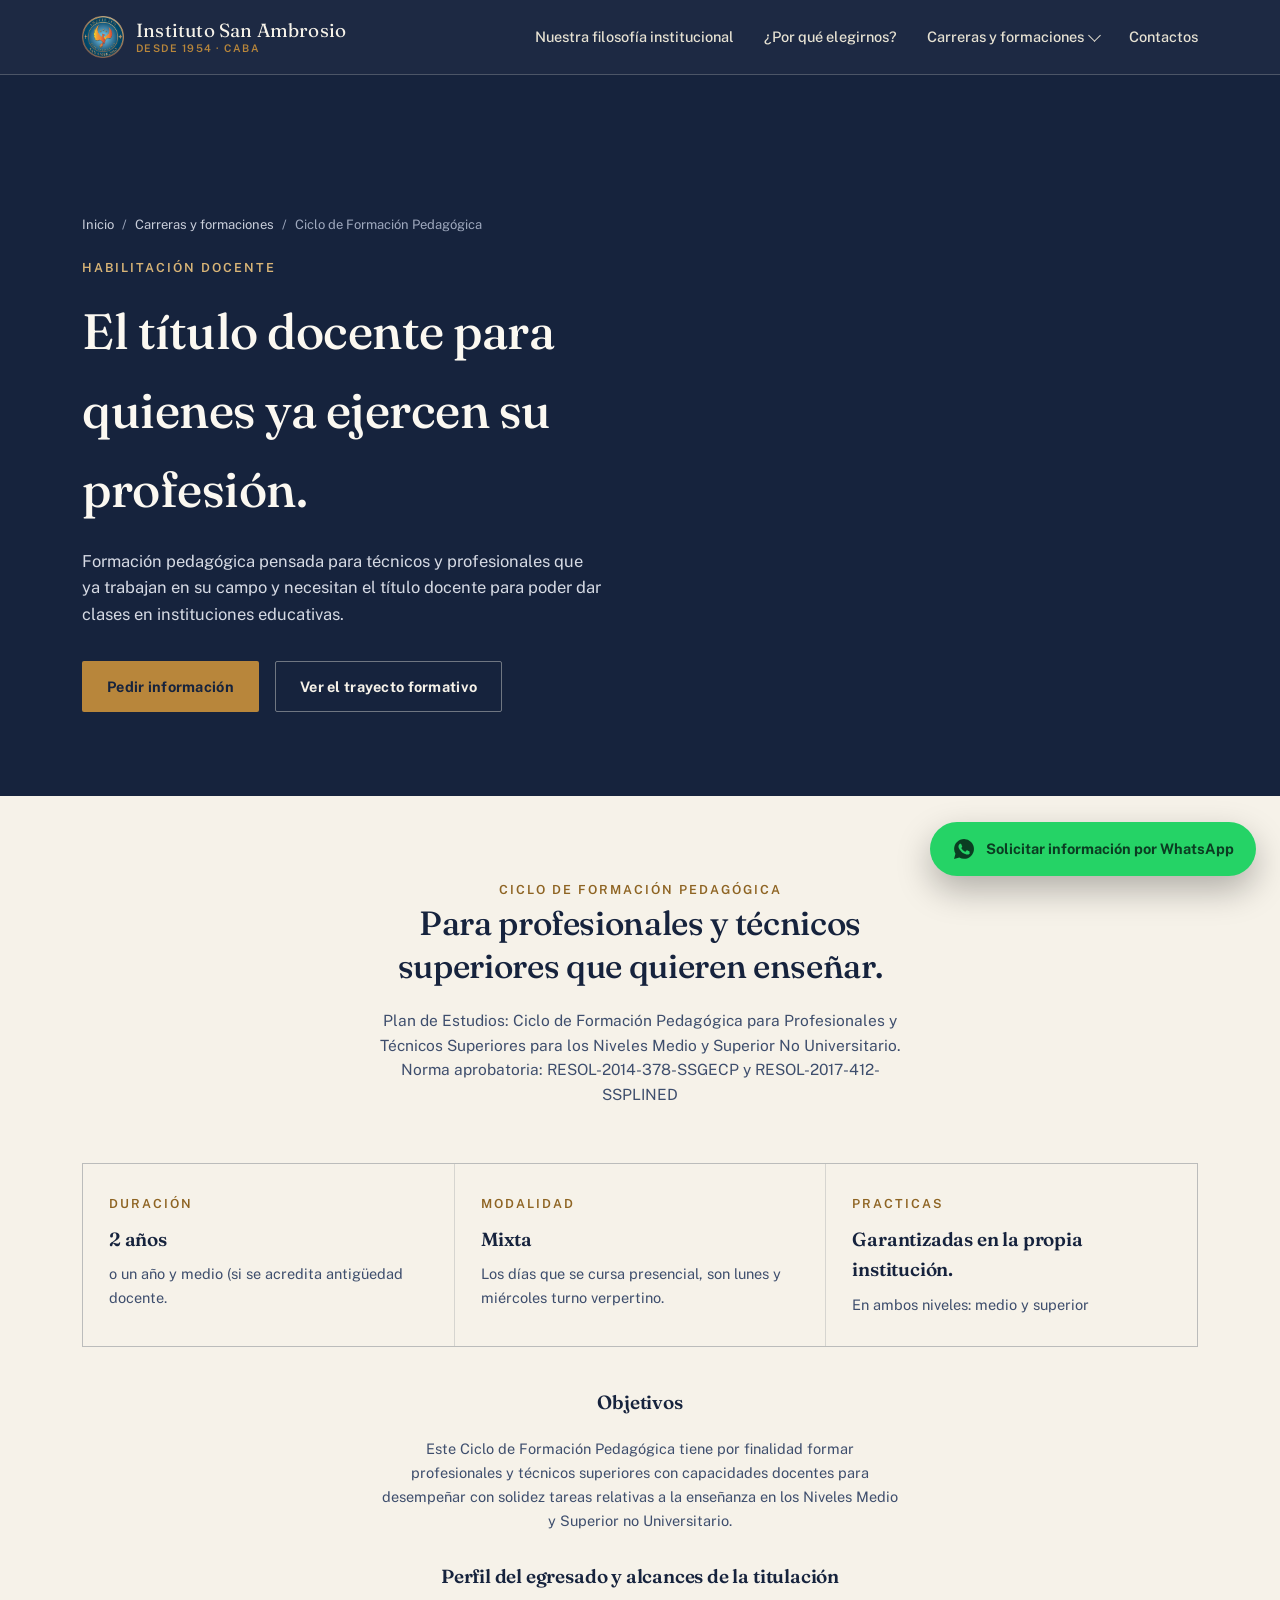
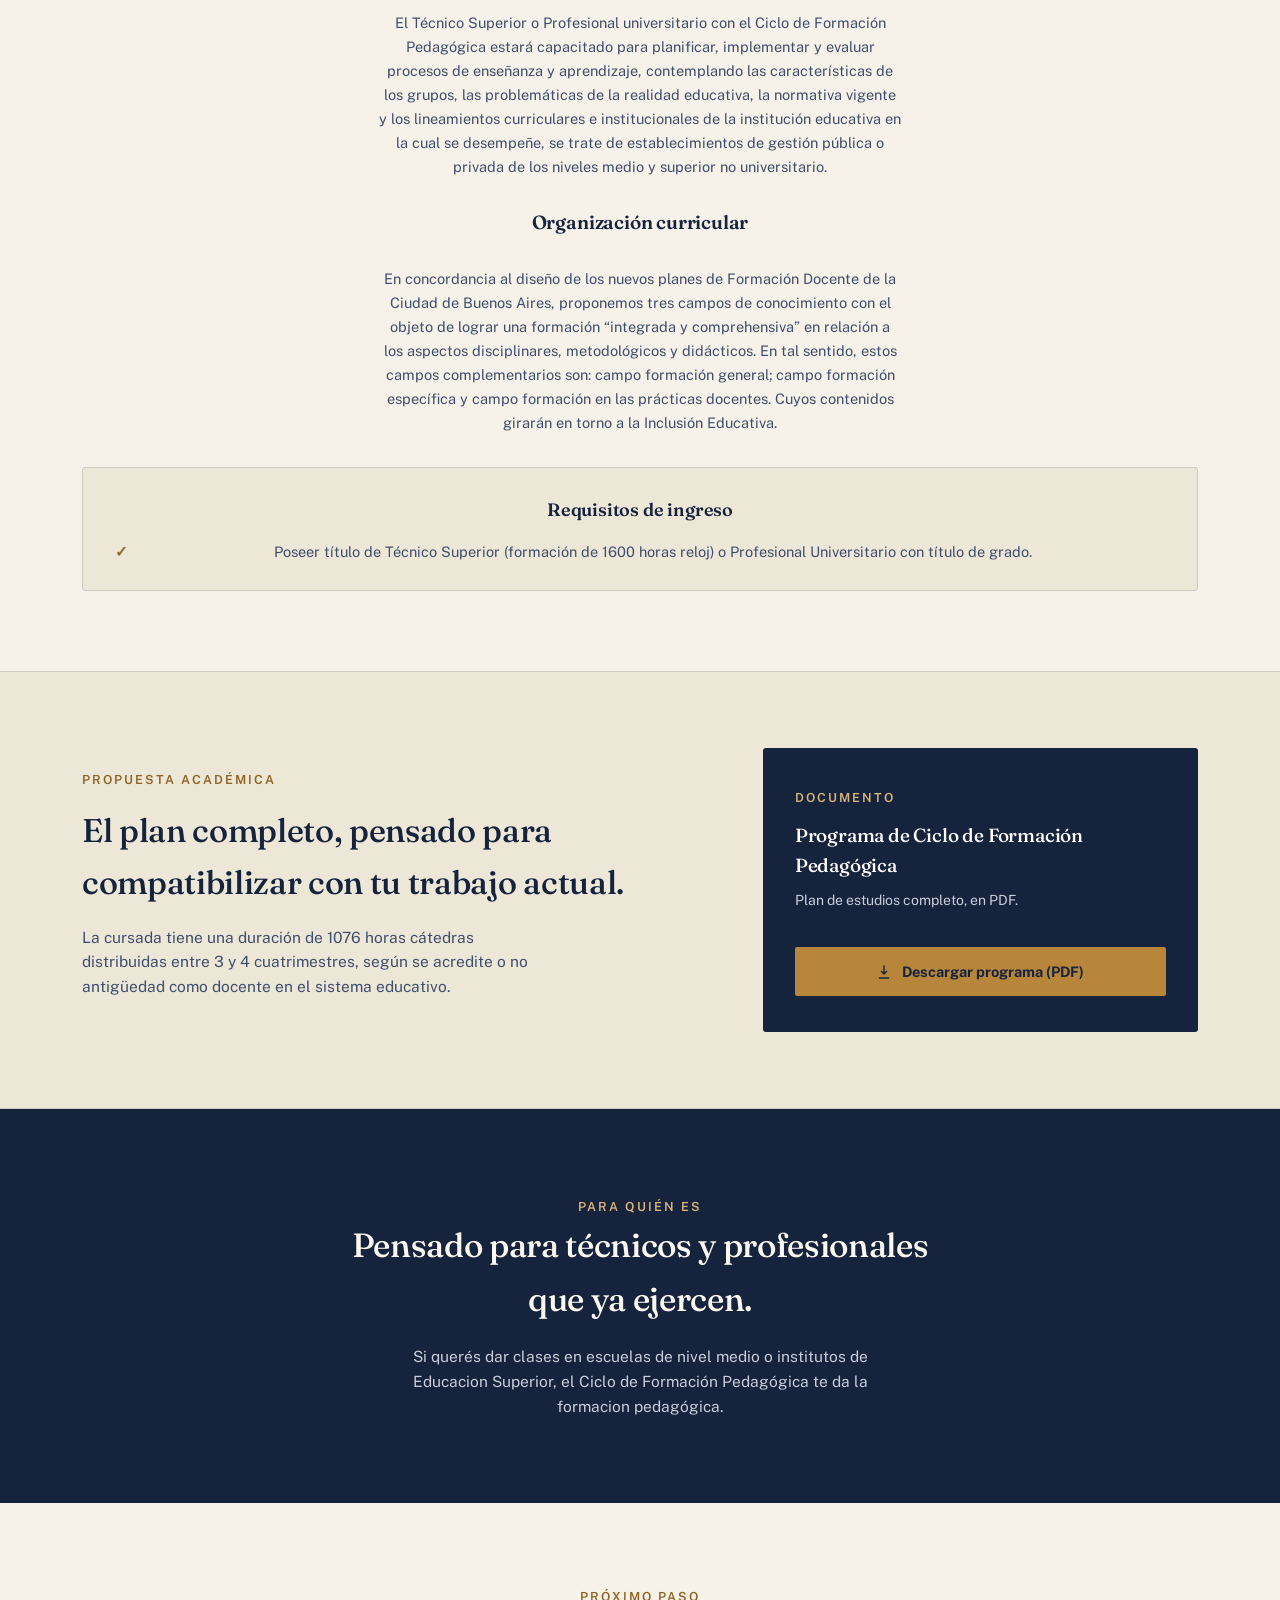
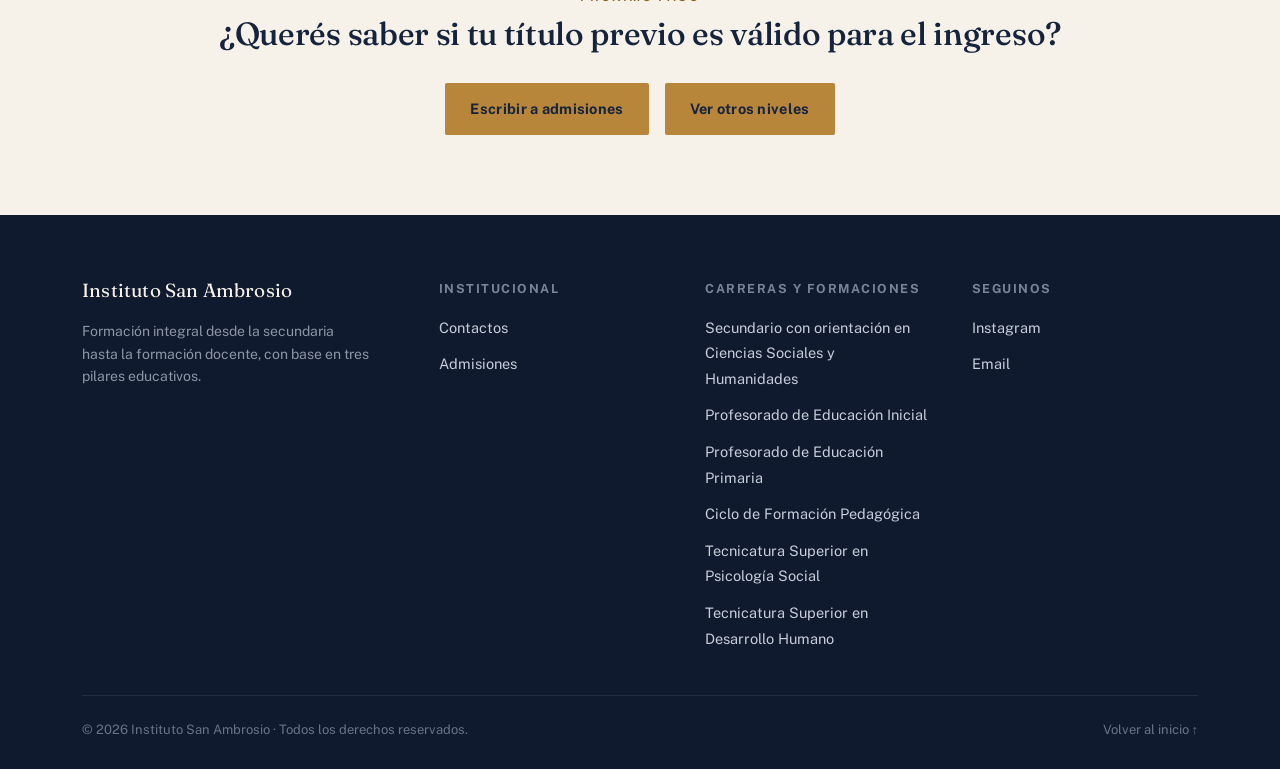
<file: tramo-pedagogico.html>
<!DOCTYPE html>
<html lang="es">
<head>
  <link rel="icon" type="image/png" href="logo.png">
<meta charset="UTF-8">
<meta name="viewport" content="width=device-width, initial-scale=1.0">
<title>Ciclo de Formación Pedagógica — Instituto San Ambrosio</title>
<meta name="description" content="Ciclo de Formación Pedagógica en Instituto San Ambrosio: habilitación docente para profesionales y técnicos que ya ejercen.">
<link rel="preconnect" href="https://fonts.googleapis.com">
<link rel="preconnect" href="https://fonts.gstatic.com" crossorigin>
<link href="https://fonts.googleapis.com/css2?family=Fraunces:ital,opsz,wght@0,9..144,400;0,9..144,500;0,9..144,600;1,9..144,500&family=Public+Sans:ital,wght@0,400;0,500;0,600;0,700;1,400&display=swap" rel="stylesheet">
<link rel="stylesheet" href="styles.css">
</head>
<body>
<a href="#contenido" class="skip-link">Saltar al contenido</a>

<header>
  <div class="nav-row">
    <a href="index.html" class="brand" aria-label="Instituto San Ambrosio - inicio">
      <img class="brand-mark" src="logo.png" alt="Escudo Instituto San Ambrosio">
      <span class="brand-name">Instituto San Ambrosio<small>DESDE 1954 · CABA</small></span>
    </a>
    <nav class="primary" aria-label="Navegación principal">
      <a href="index.html#pilares">Nuestra filosofía institucional</a>
      <a href="index.html#porque-elegirnos">¿Por qué elegirnos?</a>
      <div class="nav-item">
        <a href="index.html#niveles">Carreras y formaciones <span class="chev" aria-hidden="true"></span></a>
        <div class="nav-dropdown">
          <a href="tecnicatura-desarrollo-humano.html">Tecnicatura Superior en Desarrollo Humano <span class="arr">&rarr;</span></a>
          <a href="psicologia-social.html">Tecnicatura Superior en Psicología Social <span class="arr">&rarr;</span></a>
          <a href="tramo-pedagogico.html">Ciclo de Formación Pedagógica <span class="arr">&rarr;</span></a>
          <a href="profesorado-primario.html">Profesorado de Educación Primaria <span class="arr">&rarr;</span></a>
          <a href="profesorado.html">Profesorado de Educación Inicial <span class="arr">&rarr;</span></a>
          <a href="secundaria.html">Secundario con orientación en Ciencias Sociales y Humanidades <span class="arr">&rarr;</span></a>
           <a href="continuidad-universitaria-y-convenios.html">Continua con tus estudios superiores <span class="arr">&rarr;</span></a>
        </div>
      </div>
      <a href="index.html#contacto">Contactos</a>
    </nav>
  </div>
</header>

<main id="contenido">

  <section class="sub-hero">
  
    <div class="wrap">
      <div class="sub-breadcrumb"><a href="index.html">Inicio</a> <span>/</span> <a href="index.html#niveles">Carreras y formaciones</a> <span>/</span> Ciclo de Formación Pedagógica</div>
      <span class="eyebrow">Habilitación docente</span>
      <h1>El título docente para quienes ya ejercen su profesión.</h1>
      <p class="lede">Formación pedagógica pensada para técnicos y profesionales que ya trabajan en su campo y necesitan el título docente para poder dar clases en instituciones educativas.</p>
      <div class="hero-actions">
        <a href="index.html#contacto" class="btn btn-solid">Pedir información</a>
        <a href="#trayecto" class="btn btn-ghost">Ver el trayecto formativo</a>
      </div>
    </div>
  </section>

  <section class="sub-block" id="trayecto">
    <div class="wrap">
      <span class="eyebrow">Ciclo de Formación Pedagógica</span>
      <h2>Para profesionales y técnicos superiores que quieren enseñar.</h2>
      <p>Plan de Estudios: Ciclo de Formación Pedagógica para Profesionales y Técnicos Superiores para los Niveles Medio y Superior No Universitario. Norma aprobatoria: RESOL-2014-378-SSGECP y RESOL-2017-412-SSPLINED</p>
      <div class="sub-facts">
        <div class="sub-fact">
          <span class="eyebrow">Duración</span>
          <h4>2 años</h4>
          <p>o un año y medio (si se acredita antigüedad docente.</p>
        </div>
        <div class="sub-fact">
          <span class="eyebrow">Modalidad</span>
          <h4>Mixta</h4>
          <p>Los días que se cursa presencial, son lunes y miércoles turno verpertino.</p>
        </div>
        <div class="sub-fact">
          <span class="eyebrow">Practicas</span>
          <h4>Garantizadas en la propia institución.</h4>
          
          <p>En ambos niveles: medio y superior</p>
        </div>
      </div>
      <div class="info-detail">
        <h3>Objetivos</h3>
        <p>Este Ciclo de Formación Pedagógica tiene por finalidad formar profesionales y técnicos superiores con capacidades docentes para desempeñar con solidez tareas relativas a la enseñanza en los Niveles Medio y Superior no Universitario.</p>
        <h3>Perfil del egresado y alcances de la titulación</h3>
        <p>El Técnico Superior o Profesional universitario con el Ciclo de Formación Pedagógica estará capacitado para planificar, implementar y evaluar procesos de enseñanza y aprendizaje, contemplando las características de los grupos, las problemáticas de la realidad educativa, la normativa vigente y los lineamientos curriculares e institucionales de la institución educativa en la cual se desempeñe, se trate de establecimientos de gestión pública o privada de los niveles medio y superior no universitario.</p>
        <h3>Organización curricular</h3>
        <ul>
          <p>En concordancia al diseño de los nuevos planes de Formación Docente de la Ciudad de Buenos Aires, proponemos tres campos de conocimiento con el objeto de lograr una formación “integrada y comprehensiva” en relación a los aspectos disciplinares, metodológicos y didácticos. En tal sentido, estos campos complementarios son: campo formación general; campo formación específica y campo formación en las prácticas docentes. Cuyos contenidos girarán en torno a la Inclusión Educativa.</p>
        </ul>
      </div>
      <div class="requisitos-box">
        <h3>Requisitos de ingreso</h3>
        <ul>
          <li>Poseer título de Técnico Superior (formación de 1600 horas reloj) o Profesional Universitario con título de grado.</li>
        </ul>
      </div>
    </div>
  </section>

  <section class="proposal-section">
    <div class="wrap proposal">
      <div class="proposal-copy">
        <span class="eyebrow">Propuesta académica</span>
        <h2>El plan completo, pensado para compatibilizar con tu trabajo actual.</h2>
        <p> La cursada tiene una duración de 1076 horas cátedras distribuidas entre 3 y 4 cuatrimestres, según se acredite o no antigüedad como docente en el sistema educativo.</p>
      </div>
      <div class="proposal-download">
        <span class="eyebrow">Documento</span>
        <h3>Programa de Ciclo de Formación Pedagógica</h3>
        <p>Plan de estudios completo, en PDF.</p>
        <a class="download-btn" href="programas/tramo-pedagogico.pdf" download>
          <svg viewBox="0 0 24 24" fill="none" xmlns="http://www.w3.org/2000/svg"><path d="M12 3v12m0 0l-4-4m4 4l4-4M5 21h14" stroke="currentColor" stroke-width="2" stroke-linecap="round" stroke-linejoin="round"/></svg>
          Descargar programa (PDF)
        </a>
      </div>
    </div>
  </section>

  <section class="sub-band">
    <div class="wrap">
      <span class="eyebrow" style="color:#D9B577;">Para quién es</span>
      <h2>Pensado para técnicos y profesionales que ya ejercen.</h2>
      <p>Si querés dar clases en escuelas de nivel medio o institutos de Educacion Superior, el Ciclo de Formación Pedagógica te da la formacion pedagógica.</p>
    </div>
  </section>

  <section class="sub-cta">
    <div class="wrap">
      <span class="eyebrow">Próximo paso</span>
      <h2>¿Querés saber si tu título previo es válido para el ingreso?</h2>
      <div class="hero-actions">
        <a href="index.html#contacto" class="btn btn-solid">Escribir a admisiones</a>
        <a href="index.html#niveles" class="btn btn-solid">Ver otros niveles</a>
      </div>
    </div>
  </section>

</main>

<footer>
  <div class="wrap">
    <div class="footer-grid">
      <div class="footer-brand">
        <span class="brand-name">Instituto San Ambrosio</span>
        <p>Formación integral desde la secundaria hasta la formación docente, con base en tres pilares educativos.</p>
      </div>
      <div>
        <h4>Institucional</h4>
        <ul>
          <li><a href="index.html#contacto">Contactos</a></li>
          <li><a href="index.html#contacto">Admisiones</a></li>
        </ul>
      </div>
      <div>
        <h4>Carreras y formaciones</h4>
        <ul>
          <li><a href="secundaria.html">Secundario con orientación en Ciencias Sociales y Humanidades</a></li>
          <li><a href="profesorado.html">Profesorado de Educación Inicial</a></li>
          <li><a href="profesorado-primario.html">Profesorado de Educación Primaria</a></li>
          <li><a href="tramo-pedagogico.html">Ciclo de Formación Pedagógica</a></li>
          <li><a href="psicologia-social.html">Tecnicatura Superior en Psicología Social</a></li>
          <li><a href="tecnicatura-desarrollo-humano.html">Tecnicatura Superior en Desarrollo Humano</a></li>
        </ul>
      </div>
      <div>
        <h4>Seguinos</h4>
        <ul>
          <li><a href="https://www.instagram.com/instituto.sanambrosio/" target="_blank" rel="noopener">Instagram</a></li>
          <li><a href="mailto:inscripcion.sanambrosio@gmail.com">Email</a></li>
        </ul>
      </div>
    </div>
    <div class="footer-bottom">
      <span>© 2026 Instituto San Ambrosio · Todos los derechos reservados.</span>
      <a href="index.html">Volver al inicio ↑</a>
    </div>
  </div>
</footer>

<a class="whatsapp-float" href="https://wa.me/5491148990577?text=Hola%2C%20quiero%20informaci%C3%B3n%20sobre%20el%20Instituto%20San%20Ambrosio" target="_blank" rel="noopener" aria-label="Solicitar información por WhatsApp">
  <svg viewBox="0 0 24 24" fill="currentColor" xmlns="http://www.w3.org/2000/svg" aria-hidden="true">
    <path d="M12.04 2C6.58 2 2.13 6.45 2.13 11.91c0 1.75.46 3.46 1.32 4.96L2.05 22l5.25-1.38a9.87 9.87 0 0 0 4.74 1.21h.01c5.46 0 9.91-4.45 9.91-9.91 0-2.65-1.03-5.14-2.9-7.01A9.82 9.82 0 0 0 12.04 2zm5.8 14.16c-.24.68-1.4 1.3-1.93 1.37-.5.08-1.11.11-1.79-.11-.41-.13-.94-.3-1.62-.6-2.86-1.24-4.73-4.13-4.87-4.32-.14-.19-1.16-1.55-1.16-2.95 0-1.41.73-2.1 1-2.39.24-.27.53-.34.71-.34h.51c.16 0 .38-.02.59.46.24.55.8 1.9.87 2.04.07.14.12.31.02.5-.09.19-.14.31-.28.47-.14.16-.29.36-.42.48-.14.14-.29.29-.13.57.16.28.71 1.18 1.53 1.91 1.05.94 1.94 1.24 2.22 1.38.28.14.44.12.6-.07.16-.19.68-.79.87-1.07.19-.28.37-.23.62-.14.26.09 1.62.77 1.9.91.28.14.46.21.53.33.07.12.07.68-.17 1.36z"/>
  </svg>
  <span class="wa-label">Solicitar información por WhatsApp</span>
</a>

</body>
</html>
</file>
<file: styles.css>
:root{
    --ink:#16233D;
    --ink-soft:#3E4E6D;
    --paper:#F6F2E9;
    --paper-dim:#EDE7D8;
    --bronze:#B8863B;
    --bronze-deep:#8E6423;
    --sage:#55684F;
    --sage-deep:#3F4C3B;
    --brick:#8B3A2B;
    --line: rgba(22,35,61,0.14);
    --line-light: rgba(246,242,233,0.22);
  }
  *{box-sizing:border-box;}
  html{scroll-behavior:smooth;}
  body{
    margin:0;
    background:var(--paper);
    color:var(--ink);
    font-family:'Public Sans', sans-serif;
    font-size:16px;
    line-height:1.6;
    -webkit-font-smoothing:antialiased;
  }
  h1,h2,h3,h4{
    font-family:'Fraunces', serif;
    font-weight:500;
    margin:0;
    letter-spacing:-0.01em;
  }
  a{color:inherit;text-decoration:none;}
  img{max-width:100%;display:block;}
  .wrap{max-width:1180px;margin:0 auto;padding:0 32px;}
  .eyebrow{
    font-family:'Public Sans',sans-serif;
    font-size:12.5px;
    font-weight:600;
    letter-spacing:0.16em;
    text-transform:uppercase;
    color:var(--bronze-deep);
  }
  .eyebrow.on-dark{color:#D9B577;}
  .eyebrow.on-sage{color:#D9E2CD;}

  /* ---------- Skip link / focus ---------- */
  a:focus-visible, button:focus-visible{
    outline:2px solid var(--bronze);
    outline-offset:3px;
  }
  .skip-link{
    position:absolute; left:-999px; top:auto;
    background:var(--ink); color:#fff; padding:10px 16px; z-index:200;
  }
  .skip-link:focus{ left:16px; top:16px; }

  /* ---------- Header ---------- */
  header{
    position:sticky; top:0; z-index:100;
    background:rgba(22,35,61,0.97);
    backdrop-filter:blur(6px);
    border-bottom:1px solid var(--line-light);
  }
  .nav-row{
    display:flex; align-items:center; justify-content:space-between;
    padding:16px 32px; max-width:1180px; margin:0 auto;
  }
  .brand{
    display:flex; align-items:center; gap:12px;
    color:#F6F2E9;
  }
  .brand-mark{
    width:42px;height:42px;flex:none;
    object-fit:contain;
  }
  .brand-name{
    font-family:'Fraunces', serif;
    font-size:19px;
    letter-spacing:0.01em;
    line-height:1.1;
  }
  .brand-name small{
    display:block;
    font-family:'Public Sans',sans-serif;
    font-size:10.5px;
    letter-spacing:0.14em;
    color:#B8863B;
    font-weight:600;
    margin-top:2px;
  }
  nav.primary{
    display:flex; align-items:center; gap:30px;
  }
  nav.primary a{
    color:#E7E2D3; font-size:14.5px; font-weight:500;
    position:relative; padding:6px 0;
  }
  nav.primary a::after{
    content:"";
    position:absolute; left:0; bottom:0; height:1px; width:0;
    background:var(--bronze);
    transition:width .25s ease;
  }
  nav.primary a:hover::after, nav.primary a:focus-visible::after{width:100%;}
  .nav-cta{
    background:var(--bronze);
    color:var(--ink)!important;
    padding:9px 18px;
    border-radius:2px;
    font-weight:700!important;
    font-size:13.5px!important;
    letter-spacing:0.03em;
  }
  .nav-cta::after{display:none;}
  .nav-toggle{display:none;}

  /* ---------- Hero ---------- */
  .hero{
    position:relative;
    color:var(--paper);
    padding:0;
  }
  .hero-carousel{
    position:relative;
    height:600px;
    overflow:hidden;
    margin-top:-73px;
  }
  .hero-slide{
    position:absolute; inset:0;
    opacity:0; visibility:hidden;
    transition:opacity 1s ease;
    z-index:0;
  }
  .hero-slide.is-active{
    opacity:1; visibility:visible; z-index:1;
  }
  .hero-slide img{
    position:absolute; inset:0;
    width:100%; height:100%;
    object-fit:cover;
    object-position:center 50%;
  }
  .hero-scrim{
    position:absolute; inset:0;
    background:linear-gradient(to top,
      rgba(14,21,38,0.86) 0%,
      rgba(14,21,38,0.52) 34%,
      rgba(14,21,38,0.16) 62%,
      rgba(14,21,38,0.04) 100%);
    z-index:1;
  }
  .hero-pill{
    display:inline-flex; align-items:center; gap:8px;
    background:rgba(184,134,59,0.16);
    border:1px solid rgba(184,134,59,0.55);
    color:#F1D6A6;
    font-size:12.5px; font-weight:700; letter-spacing:0.08em; text-transform:uppercase;
    padding:8px 18px; border-radius:50px;
    margin-bottom:22px;
  }
  .hero-pill::before{
    content:""; width:7px; height:7px; border-radius:50%; background:#8BC48A; flex:none;
  }
  .hero-overline{
    display:block;
    font-size:12.5px; font-weight:700; letter-spacing:0.16em; text-transform:uppercase;
    color:#D9B577;
    margin-top:16px;
  }
  .hero-badges{
    display:flex; gap:10px; justify-content:center; flex-wrap:wrap;
    margin-top:20px;
  }
  .hero-badge{
    display:inline-flex; align-items:center;
    font-size:12px; font-weight:700; letter-spacing:0.04em;
    color:#F6F2E9;
    border:1px solid rgba(246,242,233,0.4);
    padding:6px 14px; border-radius:50px;
    background:rgba(16,26,46,0.35);
  }
  .hero-slide-copy{
    position:absolute;
    left:0; right:0; bottom:96px;
    z-index:2;
    text-align:center;
    padding:0 32px;
  }
  .hero-slide-title{
    font-family:'Fraunces',serif;
    font-weight:500;
    font-size:clamp(1.6rem,3.2vw,2.4rem);
    color:#FBF8F1;
    text-shadow:0 2px 18px rgba(0,0,0,0.35);
  }
  .hero-slide-copy h1{max-width:26ch; margin-left:auto; margin-right:auto;}
  .hero-slide-copy .lede{
    margin-top:14px; margin-left:auto; margin-right:auto;
    text-shadow:0 1px 12px rgba(0,0,0,0.3);
  }
  .hero-arrow{
    position:absolute; top:50%; transform:translateY(-50%);
    z-index:3;
    width:46px; height:46px; border-radius:50%;
    background:rgba(16,23,40,0.4);
    border:1px solid rgba(246,242,233,0.35);
    color:#F6F2E9;
    display:flex; align-items:center; justify-content:center;
    transition:background .18s ease, border-color .18s ease;
  }
  .hero-arrow:hover{background:rgba(16,23,40,0.7); border-color:var(--bronze);}
  .hero-arrow svg{width:22px; height:22px;}
  .hero-arrow-prev{left:20px;}
  .hero-arrow-next{right:20px;}
  .hero-dots{
    position:absolute; left:0; right:0; bottom:36px;
    z-index:3;
    display:flex; align-items:center; justify-content:center; gap:9px;
  }
  .hero-dot{
    width:9px; height:9px; border-radius:50%;
    background:rgba(246,242,233,0.4);
    border:none; padding:0;
    transition:background .2s ease, transform .2s ease;
  }
  .hero-dot.is-active{background:var(--bronze); transform:scale(1.25);}
  .hero-actions-bar{
    background:var(--ink);
    padding:28px 0;
  }
  .hero-actions-bar .hero-actions{
    display:flex; gap:16px; flex-wrap:wrap; justify-content:center;
  }
  .hero-actions-triple{max-width:900px; margin:0 auto;}
  .btn-inscribite{
    background:#25D366; color:#0B3D22;
  }
  .btn-inscribite:hover{background:#2FE178; transform:translateY(-1px);}
  .hero-doubt{
    text-align:center;
    max-width:560px; margin:18px auto 0;
    font-size:13.5px; color:#B9C0CF;
  }
  .hero-doubt strong{color:#F1D6A6; display:block; font-size:14.5px; margin-bottom:2px;}
  @media (max-width:880px){
    .hero-carousel{height:520px;}
    .hero-slide-copy{bottom:76px;}
    .hero-arrow{width:38px; height:38px;}
    .hero-arrow svg{width:18px; height:18px;}
  }
  .hero h1{
    font-size:clamp(2.4rem, 4.6vw, 3.7rem);
    line-height:1.06;
    margin-top:18px;
    color:#FBF8F1;
    text-shadow:0 2px 18px rgba(0,0,0,0.35);
    max-width:20ch;
  }
  .hero h1 em{
    font-style:italic;
    color:var(--bronze);
  }
  .hero p.lede{
    max-width:46ch;
    margin-top:22px;
    color:#E4E7EE;
    font-size:17px;
    text-shadow:0 1px 12px rgba(0,0,0,0.3);
  }
  .hero-actions{
    display:flex; gap:16px; margin-top:34px; flex-wrap:wrap;
  }
  .btn{
    display:inline-flex; align-items:center; gap:8px;
    padding:13px 24px;
    font-size:14.5px; font-weight:700;
    border-radius:2px;
    letter-spacing:0.02em;
    border:1px solid transparent;
    transition:transform .18s ease, background .18s ease, color .18s ease;
  }
  .btn-solid{background:var(--bronze); color:var(--ink);}
  .btn-solid:hover{background:#CC9743; transform:translateY(-1px);}
  .btn-ghost{border-color:rgba(246,242,233,0.4); color:var(--paper);}
  .btn-ghost:hover{border-color:var(--bronze); color:var(--bronze); transform:translateY(-1px);}

  /* ---------- Banner ribbon ---------- */
  .ribbon{
    background:var(--bronze);
    color:var(--ink);
  }
  .ribbon .wrap{
    display:flex; align-items:center; gap:18px; flex-wrap:wrap;
    padding:15px 32px;
  }
  .ribbon strong{font-weight:700;}
  .ribbon-tag{
    background:var(--ink); color:var(--bronze);
    font-size:11px; font-weight:700; letter-spacing:0.1em;
    padding:4px 10px; border-radius:2px; text-transform:uppercase;
    flex:none;
  }
  .ribbon a{
    margin-left:auto; font-weight:700; font-size:14px;
    border-bottom:1px solid var(--ink); flex:none;
  }

  section{padding:96px 0;}
  .section-tight{padding:72px 0;}

  /* ---------- Mission ---------- */
  .mission{
    text-align:center;
  }
  .mission .eyebrow{display:block; margin-bottom:18px;}
  .mission h2{
    font-size:clamp(1.7rem, 3.4vw, 2.5rem);
    max-width:22ch;
    margin:0 auto;
    line-height:1.22;
    font-weight:500;
  }
  .mission h2 .accent{color:var(--bronze-deep); font-style:italic;}
  .mission-rule{
    width:64px; height:2px; background:var(--bronze);
    margin:32px auto 0;
  }

  /* ---------- Pillars (signature colonnade) ---------- */
  .pillars{
    background:var(--paper-dim);
    border-top:1px solid var(--line);
    border-bottom:1px solid var(--line);
  }
  .pillars-head{
    text-align:center; max-width:640px; margin:0 auto 56px;
  }
  .pillars-head h2{font-size:clamp(1.5rem,2.8vw,2rem); margin-top:14px;}

  /* ---------- Why choose us ---------- */
  .why-us{background:var(--paper);}
  .why-grid{
    display:grid; grid-template-columns:repeat(3,1fr); gap:28px 36px;
  }
  .why-item{
    display:flex; gap:14px; align-items:flex-start;
  }
  .why-check{
    flex:none; width:28px; height:28px; border-radius:50%;
    background:var(--sage); color:#fff;
    display:flex; align-items:center; justify-content:center;
    font-size:14px; margin-top:2px;
  }
  .why-item h3{font-size:16.5px; font-weight:600;}
  .why-item p{font-size:14px; color:var(--ink-soft); margin-top:5px;}
  @media (max-width:880px){
    .why-grid{grid-template-columns:1fr; gap:22px;}
  }
  .colonnade{
    display:grid; grid-template-columns:repeat(3, 1fr); gap:36px; align-items:end;
  }
  .colonnade-item{text-align:center;}
  .colonnade-item svg{width:100%; height:auto; max-width:180px; margin:0 auto;}
  .colonnade-item h3{
    font-size:19px; margin-top:22px; font-weight:600;
  }
  .colonnade-item p{
    font-size:14.5px; color:var(--ink-soft); margin-top:8px; max-width:30ch; margin-left:auto; margin-right:auto;
  }

  /* ---------- Programs ---------- */
  .programs-head{
    display:flex; justify-content:space-between; align-items:flex-end; gap:24px; flex-wrap:wrap;
    margin-bottom:48px;
  }
  .programs-head h2{font-size:clamp(1.7rem,3vw,2.3rem); margin-top:12px; max-width:16ch;}
  .programs-head p{max-width:38ch; color:var(--ink-soft); font-size:15px;}
  .program-grid{
    display:grid; grid-template-columns:repeat(3,1fr); gap:1px;
    background:var(--line);
    border:1px solid var(--line);
  }
  .program-grid-2{grid-template-columns:repeat(2,1fr);}
  .program-card{
    background:var(--paper);
    padding:34px 28px;
    display:flex; flex-direction:column; gap:14px;
    min-height:230px;
    transition:background .2s ease;
  }
  .program-card:hover{background:var(--paper-dim);}
  .program-num{
    font-family:'Fraunces',serif; font-style:italic; font-size:15px; color:var(--bronze-deep);
  }
  .program-card h3{font-size:20px; font-weight:600;}
  .program-card p{font-size:14.5px; color:var(--ink-soft); flex:1;}
  .program-card .go{
    font-size:13.5px; font-weight:700; letter-spacing:0.02em;
    display:inline-flex; align-items:center; gap:6px;
    color:var(--ink);
    border-bottom:1px solid var(--bronze);
    width:fit-content;
  }

  /* ---------- Values ribbon ---------- */
  .values{
    background:var(--sage);
    color:#F3F5EE;
  }
  .values .wrap{
    display:grid; grid-template-columns:repeat(3,1fr);
  }
  .value-item{
    padding:52px 30px;
    border-left:1px solid rgba(243,245,238,0.22);
  }
  .value-item:first-child{border-left:none;}
  .value-item h3{
    font-size:21px; margin-top:12px; color:#fff;
  }
  .value-item p{font-size:14.5px; color:#DCE4D2; margin-top:10px;}

  /* ---------- Sport ---------- */
  .sport{
    display:grid; grid-template-columns:1fr 1fr; gap:56px; align-items:center;
  }
  .sport-copy p{color:var(--ink-soft); margin-top:18px; font-size:15.5px;}
  .sport-copy h2{font-size:clamp(1.6rem,2.8vw,2.2rem); margin-top:14px;}
  .sport-art{
    position:relative;
    aspect-ratio:4/3.1;
    background:var(--ink);
    overflow:hidden;
  }
  .sport-art svg{position:absolute; inset:0; width:100%; height:100%;}

  /* ---------- Location / contact ---------- */
  .location{
    background:var(--ink); color:var(--paper);
  }
  .location-grid{
    display:grid; grid-template-columns:1fr 1fr; gap:0;
  }
  .location-copy{padding:88px 56px 88px 0;}
  .location-copy h2{font-size:clamp(1.6rem,2.8vw,2.2rem); margin-top:14px; color:#FBF8F1;}
  .location-copy p{color:#C9CEDA; margin-top:16px; max-width:42ch;}
  .contact-list{margin-top:32px; display:flex; flex-direction:column; gap:16px;}
  .contact-list div{
    display:flex; gap:14px; align-items:flex-start; font-size:14.5px; color:#E7E2D3;
  }
  .contact-list span.label{
    font-weight:700; color:var(--bronze); min-width:130px; letter-spacing:0.03em; font-size:12px; text-transform:uppercase; margin-top:3px; flex:none;
  }
  .map-frame{
    border:none; width:100%; height:100%; min-height:420px; filter:grayscale(0.3) contrast(1.05);
  }

  /* ---------- Footer ---------- */
  footer{
    background:#101A2E; color:#B7BFCF; padding:64px 0 28px;
  }
  .footer-grid{
    display:grid; grid-template-columns:1.4fr 1fr 1fr 1fr; gap:40px;
    padding-bottom:44px; border-bottom:1px solid rgba(255,255,255,0.08);
  }
  .footer-brand .brand-name{color:#F6F2E9;}
  .footer-brand p{margin-top:16px; font-size:14px; max-width:32ch; color:#8D96A8;}
  footer h4{
    font-family:'Public Sans',sans-serif; font-size:12.5px; letter-spacing:0.12em;
    text-transform:uppercase; color:#7A8398; font-weight:700; margin-bottom:16px;
  }
  footer ul{list-style:none; margin:0; padding:0; display:flex; flex-direction:column; gap:11px;}
  footer ul a{font-size:14.5px; color:#C7CDDA;}
  footer ul a:hover{color:var(--bronze);}
  .footer-bottom{
    display:flex; justify-content:space-between; align-items:center; padding-top:24px;
    font-size:13px; color:#69728A; flex-wrap:wrap; gap:12px;
  }
  .footer-bottom a{color:#69728A;}
  .footer-bottom a:hover{color:var(--bronze);}

  @media (max-width: 880px){
    nav.primary{display:none;}
    .colonnade{grid-template-columns:1fr; gap:48px;}
    .program-grid, .program-grid-2{grid-template-columns:1fr;}
    .values .wrap{grid-template-columns:1fr;}
    .value-item{border-left:none; border-top:1px solid rgba(243,245,238,0.22); padding:36px 0;}
    .value-item:first-child{border-top:none;}
    .sport{grid-template-columns:1fr;}
    .location-grid{grid-template-columns:1fr;}
    .location-copy{padding:64px 32px 40px;}
    .footer-grid{grid-template-columns:1fr 1fr; row-gap:32px;}
  }
  /* ---------- Level tiles (hover) ---------- */
  .level-tiles{
    display:grid; grid-template-columns:repeat(3,1fr);
    gap:2px; background:var(--ink);
  }
  .level-tile{
    position:relative; display:block; aspect-ratio:3/4; overflow:hidden;
  }
  .level-tile .scene{
    position:absolute; inset:0; width:100%; height:100%;
    object-fit:cover;
    transition:transform .6s cubic-bezier(.2,.7,.2,1);
  }
  .level-tile:hover .scene, .level-tile:focus-visible .scene{transform:scale(1.07);}
  .level-tile .tint{
    position:absolute; inset:0;
    background:linear-gradient(to top, rgba(22,35,61,0.9), rgba(22,35,61,0.18) 55%);
    transition:background .4s ease;
  }
  .level-tile[data-accent="bronze"]:hover .tint{
    background:linear-gradient(to top, rgba(184,134,59,0.92), rgba(22,35,61,0.3) 60%);
  }
  .level-tile[data-accent="sage"]:hover .tint{
    background:linear-gradient(to top, rgba(85,104,79,0.92), rgba(22,35,61,0.3) 60%);
  }
  .level-tile[data-accent="brick"]:hover .tint{
    background:linear-gradient(to top, rgba(139,58,43,0.92), rgba(22,35,61,0.3) 60%);
  }
  .tile-eyebrow{
    position:absolute; top:26px; left:28px;
    font-size:11px; font-weight:700; letter-spacing:0.14em; text-transform:uppercase;
    color:rgba(255,255,255,0.78);
  }
  .tile-label{
    position:absolute; left:28px; right:24px; bottom:28px;
    display:flex; align-items:center; justify-content:space-between; gap:10px;
  }
  .tile-label h3{color:#fff; font-size:22px; font-weight:600;}
  .tile-arrow{
    width:34px; height:34px; flex:none; border-radius:50%;
    border:1px solid rgba(255,255,255,0.55);
    display:flex; align-items:center; justify-content:center;
    color:#fff; opacity:0; transform:translateX(-8px);
    transition:opacity .3s ease, transform .3s ease;
  }
  .level-tile:hover .tile-arrow, .level-tile:focus-visible .tile-arrow{
    opacity:1; transform:translateX(0);
  }
  @media (max-width:880px){
    .level-tiles{grid-template-columns:1fr;}
    .level-tile{aspect-ratio:16/10;}
  }

  /* ---------- Subpages (nivel detail) ---------- */
  .sub-hero{
    position:relative; background:var(--ink); color:#fff;
    padding:140px 0 84px; overflow:hidden;
  }
  .sub-hero .scene-bg{
    position:absolute; inset:0; width:100%; height:100%; opacity:0.55;
  }
  .sub-hero .scene-bg svg{width:100%; height:100%;}
  .sub-hero .wrap{position:relative;}
  .sub-hero .eyebrow{color:#D9B577; display:block; margin-bottom:14px;}
  .sub-hero h1{font-size:clamp(2.1rem,4vw,3.1rem); max-width:18ch; color:#FBF8F1;}
  .sub-hero p.lede{margin-top:18px; max-width:52ch; color:#D6DAE4; font-size:16.5px;}

  /* ---------- Poster-style sub-hero (real cover image) ---------- */
  .sub-hero-poster{padding-bottom:88px;}
  .poster-layout{
    display:grid; grid-template-columns:0.85fr 1.15fr; gap:56px; align-items:center;
  }
  .poster-frame{
    border-radius:6px; overflow:hidden;
    box-shadow:0 30px 70px rgba(0,0,0,0.4);
    border:1px solid rgba(184,134,59,0.35);
  }
  .poster-frame img{width:100%; height:auto; display:block;}
  @media (max-width:880px){
    .poster-layout{grid-template-columns:1fr; gap:36px;}
    .poster-frame{max-width:360px; margin:0 auto;}
  }
  .sub-breadcrumb{
    display:flex; gap:8px; align-items:center; font-size:13px; color:#9FA9BE; margin-bottom:22px;
  }
  .sub-breadcrumb a{color:#C9CEDA;}
  .sub-breadcrumb a:hover{color:var(--bronze);}

  .sub-block{padding:80px 0; text-align:center;}
  .sub-block h2{
    font-size:clamp(1.5rem,2.8vw,2.1rem); max-width:26ch; margin:0 auto; line-height:1.28;
  }
  .sub-block p{max-width:58ch; margin:20px auto 0; color:var(--ink-soft); font-size:15.5px;}
  .sub-block.on-tint{background:var(--paper-dim);}

  .sub-band{
    background:var(--ink); color:#fff; padding:84px 0; text-align:center;
  }
  .sub-band h2{color:#FBF8F1; font-size:clamp(1.5rem,2.8vw,2.1rem); max-width:28ch; margin:0 auto;}
  .sub-band p{max-width:58ch; margin:18px auto 0; color:#C9CEDA; font-size:15.5px;}

  .sub-facts{
    display:grid; grid-template-columns:repeat(3,1fr); gap:1px;
    background:var(--line); border:1px solid var(--line); margin-top:56px;
  }
  .sub-fact{background:var(--paper); padding:30px 26px; text-align:left;}
  .sub-fact .eyebrow{display:block; margin-bottom:10px;}
  .sub-fact h4{font-family:'Fraunces',serif; font-size:19px; font-weight:600;}
  .sub-fact p{font-size:14.5px; color:var(--ink-soft); margin-top:8px; max-width:none;}
  @media (max-width:880px){
    .sub-facts{grid-template-columns:1fr;}
  }

  /* ---------- Requisitos / detalle de carrera ---------- */
  .requisitos-box{
    margin-top:32px; background:var(--paper-dim); border:1px solid var(--line);
    border-radius:4px; padding:28px 32px;
  }
  .requisitos-box h3{font-family:'Fraunces',serif; font-size:18px; font-weight:600; margin-bottom:16px;}
  .requisitos-box ul{list-style:none; padding:0; margin:0; display:flex; flex-direction:column; gap:11px;}
  .requisitos-box li{position:relative; padding-left:26px; font-size:14.5px; color:var(--ink-soft); line-height:1.5;}
  .requisitos-box li::before{content:"✓"; position:absolute; left:0; top:0; color:var(--bronze-deep); font-weight:700;}

  .info-detail{margin-top:40px;}
  .info-detail h3{
    font-family:'Fraunces',serif; font-size:19px; font-weight:600; margin-top:28px; margin-bottom:10px;
  }
  .info-detail h3:first-child{margin-top:0;}
  .info-detail p{font-size:14.5px; color:var(--ink-soft); line-height:1.65;}
  .info-detail ul{list-style:none; padding:0; margin:10px 0 0; display:flex; flex-direction:column; gap:9px;}
  .info-detail ul li{position:relative; padding-left:22px; font-size:14.5px; color:var(--ink-soft); line-height:1.55;}
  .info-detail ul li::before{content:"•"; position:absolute; left:2px; top:0; color:var(--bronze-deep); font-weight:700;}

  .sub-cta{
    padding:80px 0; text-align:center;
  }
  .sub-cta h2{font-size:clamp(1.5rem,2.6vw,2rem);}
  .sub-cta .hero-actions{justify-content:center; margin-top:24px;}

  /* ---------- Nav dropdown ---------- */
 /* ---------- Nav dropdown ---------- */
.nav-item{
    position:relative;
    padding-bottom:12px;
    margin-bottom:-12px;
}

.nav-item > a{
    display:inline-flex;
    align-items:center;
    gap:6px;
}

.nav-item .chev{
    width:9px;
    height:9px;
    border-right:1.5px solid currentColor;
    border-bottom:1.5px solid currentColor;
    transform:rotate(45deg);
    margin-top:-3px;
    transition:transform .2s ease;
}

.nav-item:hover .chev,
.nav-item:focus-within .chev{
    transform:rotate(225deg);
    margin-top:3px;
}

.nav-dropdown{
    position:absolute;
    top:100%;
    left:0;
    min-width:340px;
    background:#101A2E;
    border:1px solid rgba(255,255,255,.12);
    border-radius:6px;
    padding:8px 0;
    box-shadow:0 18px 40px rgba(0,0,0,.35);
    z-index:9999;

    opacity:0;
    visibility:hidden;
    pointer-events:none;
    transform:translateY(8px);
    transition:all .25s ease;
}

.nav-item:hover .nav-dropdown,
.nav-item:focus-within .nav-dropdown{
    opacity:1;
    visibility:visible;
    pointer-events:auto;
    transform:translateY(0);
}

.nav-dropdown a{
    display:flex;
    align-items:center;
    justify-content:space-between;
    gap:10px;
    padding:12px 18px;
    color:#fff;
    font-size:14px;
    line-height:1.4;
    border-radius:0;
}

.nav-dropdown a::after{
    display:none;
}

.nav-dropdown a:hover,
.nav-dropdown a:focus-visible{
    background:rgba(255,255,255,.08);
    color:#F1D6A6;
}

.nav-dropdown .arr{
    opacity:0;
    transform:translateX(-4px);
    transition:all .18s ease;
}

.nav-dropdown a:hover .arr{
    opacity:1;
    transform:translateX(0);
}

  /* ---------- Propuesta académica + descarga ---------- */
  .proposal-section{
    background:var(--paper-dim); border-top:1px solid var(--line); border-bottom:1px solid var(--line);
    padding:76px 0;
  }
  .proposal{
    display:grid; grid-template-columns:1.3fr 0.9fr; gap:52px; align-items:center;
  }
  .proposal-copy h2{font-size:clamp(1.5rem,2.6vw,2.05rem); margin-top:12px;}
  .proposal-copy p{margin-top:16px; color:var(--ink-soft); font-size:15.5px; max-width:52ch;}
  .proposal-download{
    background:var(--ink); color:#fff; padding:36px 32px; border-radius:3px;
  }
  .proposal-download .eyebrow{color:#D9B577;}
  .proposal-download h3{color:#fff; font-size:19px; margin-top:10px;}
  .proposal-download p{color:#C9CEDA; font-size:14px; margin-top:8px;}
  .download-btn{
    margin-top:22px; width:100%; justify-content:center;
    display:inline-flex; align-items:center; gap:10px;
    background:var(--bronze); color:var(--ink); font-weight:700; font-size:14.5px;
    padding:13px 20px; border-radius:2px; transition:background .18s ease, transform .18s ease;
  }
  .download-btn:hover{background:#CC9743; transform:translateY(-1px);}
  .download-btn svg{width:16px; height:16px; flex:none;}
  @media (max-width:880px){
    .proposal{grid-template-columns:1fr;}
  }

  /* ---------- Colaboradores / team ---------- */
  .team-head{text-align:center; max-width:640px; margin:0 auto 48px;}
  .team-head h2{font-size:clamp(1.5rem,2.6vw,2.05rem); margin-top:12px;}

  /* ---------- Equipo directivo (homepage teaser + dedicated page) ---------- */
  .team-directivo-preview{
    text-align:center; max-width:560px; margin:0 auto;
  }
  .team-directivo-preview h2{font-size:clamp(1.5rem,2.6vw,2.05rem); margin-top:12px;}
  .team-directivo-preview p{margin-top:14px; color:var(--ink-soft); font-size:15px;}
  .team-directivo-preview .btn{margin-top:26px;}

  .directivo-page .sub-breadcrumb{
    color:var(--ink-soft); margin-bottom:32px;
  }
  .directivo-page .sub-breadcrumb a{color:var(--ink); border-bottom:1px solid var(--line);}
  .directivo-head{text-align:center; max-width:640px; margin:0 auto 48px;}
  .directivo-head h1{font-size:clamp(1.8rem,3.2vw,2.4rem); margin-top:12px;}
  .directivo-head p{margin-top:14px; color:var(--ink-soft); font-size:15px;}
  .directivo-grid{
    display:grid; grid-template-columns:repeat(3,1fr); gap:22px;
    max-width:900px; margin:0 auto;
  }
  .directivo-card{
    background:var(--paper); border:1px solid var(--line); border-radius:3px;
    padding:28px 20px; text-align:center;
    transition:transform .2s ease, box-shadow .2s ease;
  }
  .directivo-card:hover{transform:translateY(-3px); box-shadow:0 14px 30px rgba(22,35,61,0.1);}
  .directivo-photo{
    width:84px; height:84px; margin:0 auto 16px;
    border-radius:50%; overflow:hidden; position:relative;
    background:var(--ink);
    display:flex; align-items:center; justify-content:center;
    color:#fff; font-family:'Fraunces',serif; font-size:22px; font-weight:600;
  }
  .directivo-photo .initials{position:relative; z-index:1;}
  .directivo-photo img{
    position:absolute; inset:0; z-index:2;
    width:100%; height:100%; object-fit:cover;
  }
  .directivo-card h2{font-size:16.5px; font-weight:600;}
  .directivo-card .role{
    font-size:12.5px; color:var(--ink-soft); margin-top:4px;
    text-transform:uppercase; letter-spacing:0.05em;
  }
  @media (max-width:880px){
    .directivo-grid{grid-template-columns:repeat(2,1fr);}
  }
  @media (max-width:520px){
    .directivo-grid{grid-template-columns:1fr;}
  }
  .team-grid{
    display:grid; grid-template-columns:repeat(4,1fr); gap:22px;
  }
  .team-card:nth-child(4n+1) .team-photo{background:var(--ink);}
  .team-card:nth-child(4n+2) .team-photo{background:var(--bronze);}
  .team-card:nth-child(4n+3) .team-photo{background:var(--sage);}
  .team-card:nth-child(4n+4) .team-photo{background:var(--brick);}
  .team-card{
    background:var(--paper); border:1px solid var(--line); border-radius:3px; overflow:hidden;
    transition:transform .2s ease, box-shadow .2s ease;
  }
  .team-card:hover{transform:translateY(-3px); box-shadow:0 14px 30px rgba(22,35,61,0.1);}
  .team-photo{
    aspect-ratio:1/1; display:flex; align-items:center; justify-content:center;
    color:#fff; font-family:'Fraunces',serif; font-size:26px; font-weight:600;
    position:relative; overflow:hidden;
  }
  .team-photo .initials{position:relative; z-index:1;}
  .team-photo img{
    position:absolute; inset:0; z-index:2;
    width:100%; height:100%; object-fit:cover;
  }
  .team-body{padding:18px 18px 22px;}
  .team-body h4{font-size:16.5px; font-weight:600;}
  .team-body .role{
    font-size:12.5px; color:var(--ink-soft); margin-top:3px; text-transform:uppercase; letter-spacing:0.06em;
  }
  .team-body .more{
    display:inline-flex; align-items:center; gap:6px; margin-top:14px;
    font-size:13px; font-weight:700; color:var(--bronze-deep);
  }
  .team-note{
    text-align:center; margin-top:36px; font-size:13.5px; color:var(--ink-soft);
  }
  @media (max-width:880px){
    .team-grid{grid-template-columns:repeat(2,1fr);}
  }
  @media (max-width:520px){
    .team-grid{grid-template-columns:1fr 1fr; gap:14px;}
  }

  @media (prefers-reduced-motion: reduce){
    html{scroll-behavior:auto;}
    *{transition:none!important;}
  }

  /* ---------- Floating WhatsApp button ---------- */
  .whatsapp-float{
    position:fixed;
    right:24px; bottom:24px;
    z-index:150;
    display:inline-flex; align-items:center; gap:10px;
    background:#25D366;
    color:#0B3D22;
    font-family:'Public Sans',sans-serif;
    font-weight:700;
    font-size:14.5px;
    padding:15px 22px;
    border-radius:50px;
    box-shadow:0 14px 34px rgba(0,0,0,0.28);
    transition:transform .18s ease, box-shadow .18s ease;
  }
  .whatsapp-float:hover{
    transform:translateY(-2px);
    box-shadow:0 18px 40px rgba(0,0,0,0.32);
  }
  .whatsapp-float svg{width:24px; height:24px; flex:none;}
  @media (max-width:600px){
    .whatsapp-float{
      right:14px; bottom:14px;
      padding:13px 16px;
      font-size:0;
    }
    .whatsapp-float svg{width:26px; height:26px;}
    .whatsapp-float .wa-label{display:none;}
  }

  /* ---------- Floating Inscribite ahora button ---------- */
  .inscribite-float{
    position:fixed;
    right:24px; bottom:90px;
    z-index:150;
    display:inline-flex; align-items:center; gap:10px;
    background:var(--bronze);
    color:var(--ink);
    font-family:'Public Sans',sans-serif;
    font-weight:700;
    font-size:14.5px;
    padding:15px 22px;
    border-radius:50px;
    box-shadow:0 14px 34px rgba(0,0,0,0.28);
    transition:transform .18s ease, box-shadow .18s ease, background .18s ease;
  }
  .inscribite-float:hover{
    background:#CC9743;
    transform:translateY(-2px);
    box-shadow:0 18px 40px rgba(0,0,0,0.32);
  }
  .inscribite-float svg{width:20px; height:20px; flex:none;}
  @media (max-width:600px){
    .inscribite-float{
      right:14px; bottom:78px;
      padding:13px 16px;
      font-size:0;
    }
    .inscribite-float svg{width:22px; height:22px;}
    .inscribite-float .ins-label{display:none;}
  }
</file>
